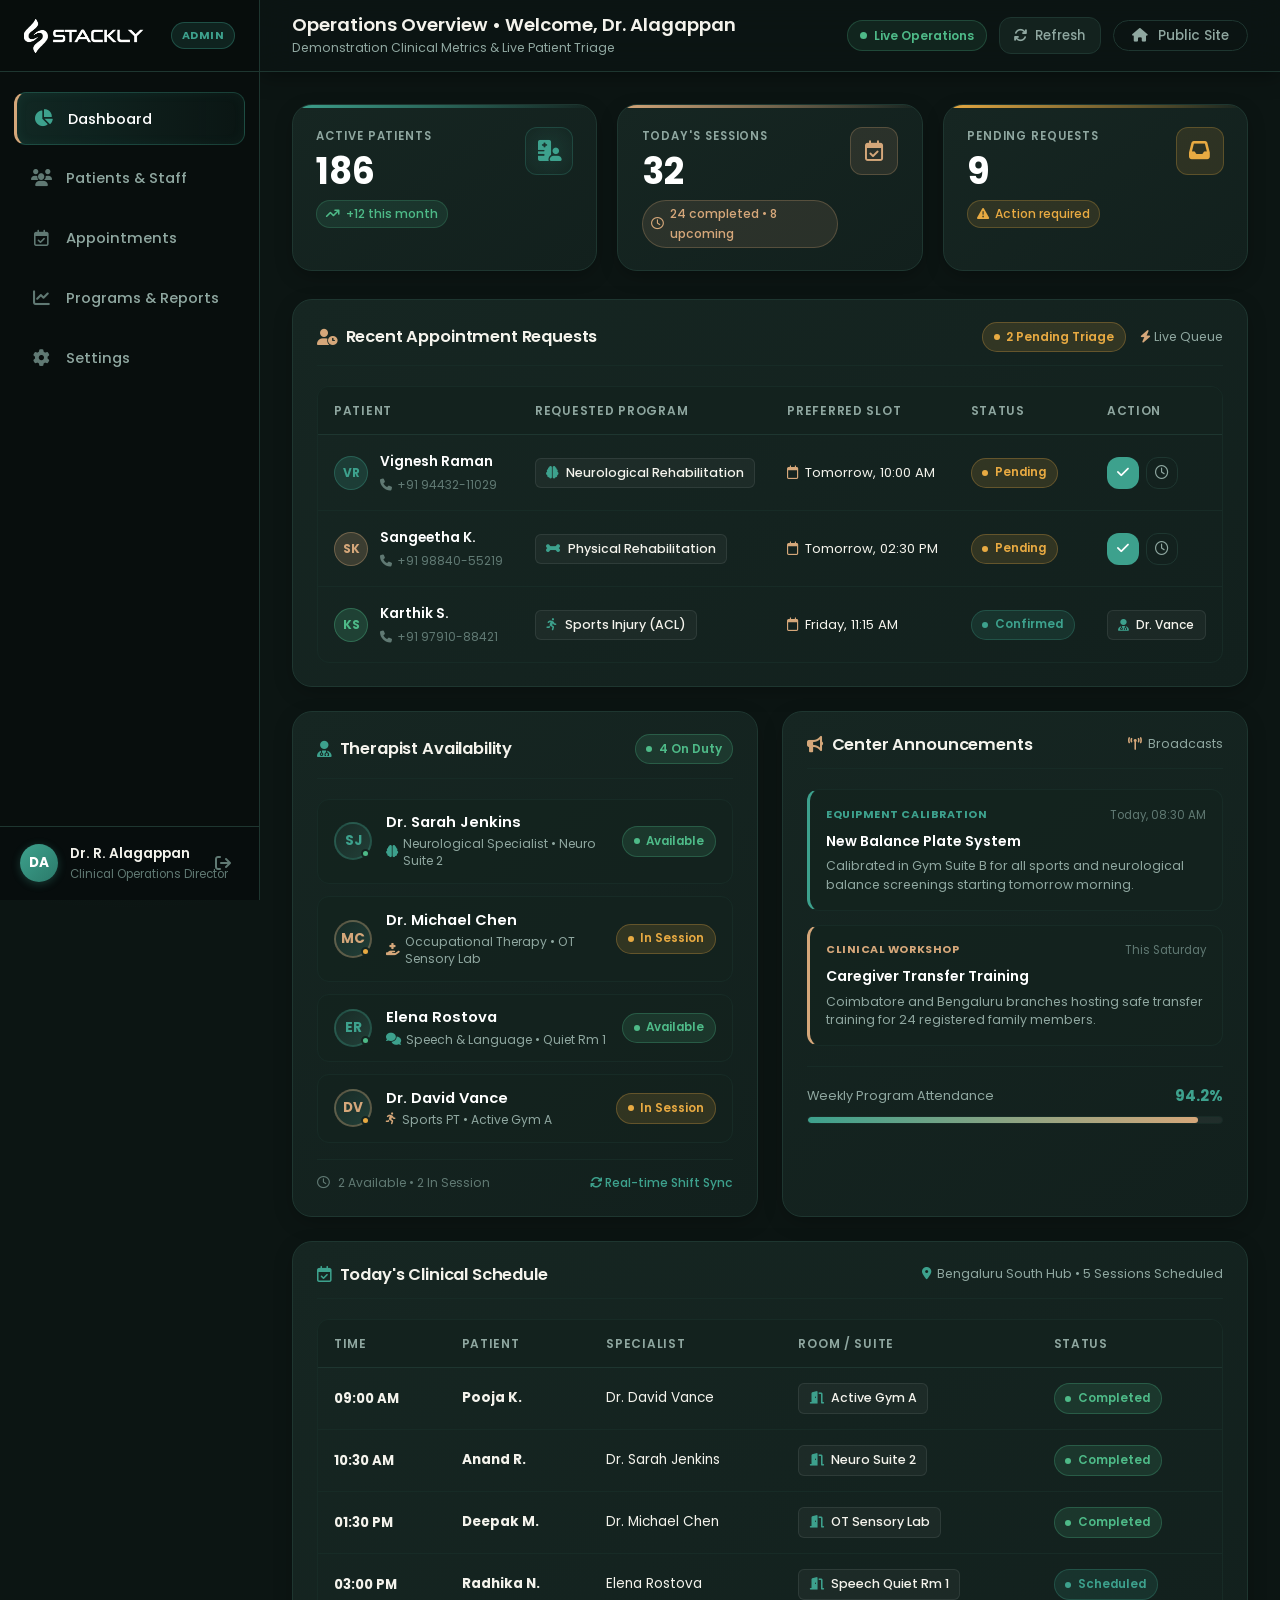
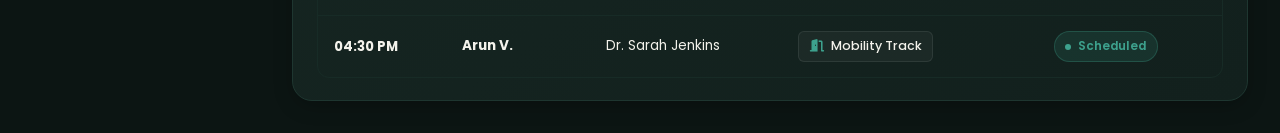
<file: AdminDashboard.html>
<!DOCTYPE html>
<html lang="en">
<head>
  <meta charset="UTF-8">
  <meta name="viewport" content="width=device-width, initial-scale=1.0">
  <meta name="description" content="STACKLY Rehabilitation Administrator Portal - Clinical operations, schedule metrics, and therapist availability.">
  <title>Admin Dashboard | STACKLY Rehabilitation</title>

  <!-- Favicon -->
  <link rel="icon" type="image/webp" href="assets/Brand-logo.webp">

  <!-- Core & Dashboard CSS -->
  <link rel="stylesheet" href="css/style.css">
  <link rel="stylesheet" href="css/dashboard.css">
  <link rel="stylesheet" href="css/responsive.css">

  <!-- Font Awesome -->
  <link rel="stylesheet" href="https://cdnjs.cloudflare.com/ajax/libs/font-awesome/6.5.1/css/all.min.css">
</head>
<body class="dashboard-body">

  <!-- Mobile Sidebar Overlay -->
  <div class="dash-sidebar-overlay"></div>

  <!-- ==========================================================================
       SIDEBAR: 5 MAIN MENUS
       1. Dashboard, 2. Patients & Staff, 3. Appointments, 4. Programs & Reports, 5. Settings
       ========================================================================== -->
  <aside class="dash-sidebar" id="dash-sidebar" aria-label="Administrator Navigation">
    <div class="dash-brand-bar">
      <a href="AdminDashboard.html" class="dash-brand-link" id="sidebar-brand-logo" aria-label="Go to Dashboard">
        <img src="assets/Brand-logo.webp" alt="STACKLY Logo" class="dash-brand-logo">
      </a>
      <span class="dash-role-badge">Admin</span>
    </div>

    <ul class="dash-nav-menu">
      <li class="dash-nav-item">
        <a href="#dashboard" class="active" data-view="view-dashboard">
          <i class="fa-solid fa-chart-pie"></i>
          <span>Dashboard</span>
        </a>
      </li>
      <li class="dash-nav-item">
        <a href="#patients-staff" data-view="view-patients-staff">
          <i class="fa-solid fa-users"></i>
          <span>Patients & Staff</span>
        </a>
      </li>
      <li class="dash-nav-item">
        <a href="#appointments" data-view="view-appointments">
          <i class="fa-regular fa-calendar-check"></i>
          <span>Appointments</span>
        </a>
      </li>
      <li class="dash-nav-item">
        <a href="#programs-reports" data-view="view-programs-reports">
          <i class="fa-solid fa-chart-line"></i>
          <span>Programs & Reports</span>
        </a>
      </li>
      <li class="dash-nav-item">
        <a href="#settings" data-view="view-settings">
          <i class="fa-solid fa-gear"></i>
          <span>Settings</span>
        </a>
      </li>
    </ul>

    <!-- User Profile Bar -->
    <div class="dash-user-bar">
      <div class="dash-user-info">
        <div class="dash-user-avatar" id="dash-user-avatar">AD</div>
        <div>
          <div class="dash-user-name" id="dash-user-name">Dr. R. Alagappan</div>
          <div class="dash-user-role" id="dash-user-role">Clinical Operations Director</div>
        </div>
      </div>
      <button type="button" class="btn-dash-logout" title="Log Out" aria-label="Log Out">
        <i class="fa-solid fa-arrow-right-from-bracket"></i>
      </button>
    </div>
  </aside>

  <!-- ==========================================================================
       MAIN DASHBOARD WORKSPACE
       ========================================================================== -->
  <div class="dash-main-area">
    <!-- Topbar -->
    <header class="dash-topbar">
      <div style="display: flex; align-items: center; gap: 1rem; min-width: 0;">
        <button type="button" class="dash-mobile-toggle" aria-label="Toggle Sidebar Menu">
          <i class="fa-solid fa-bars"></i>
        </button>
        <div class="dash-page-heading">
          <span class="dash-page-title" id="dash-welcome-title">Operations Overview</span>
          <span class="dash-page-subtitle">Demonstration Clinical Metrics & Live Patient Triage</span>
        </div>
      </div>

      <div class="dash-top-actions">
        <span class="dash-live-badge"><span class="pulse-dot"></span> Live Operations</span>
        <button type="button" class="btn-dash-refresh" id="btn-admin-refresh">
          <i class="fa-solid fa-arrows-rotate"></i>
          <span>Refresh</span>
        </button>
        <a href="index.html" class="btn btn-sm btn-outline" style="border-color:var(--dash-border); color:var(--dash-text-muted);">
          <i class="fa-solid fa-house"></i> Public Site
        </a>
      </div>
    </header>

    <!-- Main Content Views -->
    <main class="dash-content-body">
      
      <!-- ==========================================
           VIEW 1: DASHBOARD OVERVIEW
           ========================================== -->
      <div id="view-dashboard" class="dash-view-section">
        <!-- 3 KPI Cards -->
        <div class="kpi-cards-grid">
          <!-- Card 1: Active Patients -->
          <div class="kpi-card">
            <div class="kpi-card-content">
              <div class="kpi-label">Active Patients</div>
              <div class="kpi-value kpi-counter" id="kpi-active-patients" data-target="186">186</div>
              <div class="kpi-trend">
                <i class="fa-solid fa-arrow-trend-up"></i> +12 this month
              </div>
            </div>
            <div class="kpi-icon-wrap">
              <i class="fa-solid fa-hospital-user"></i>
            </div>
          </div>

          <!-- Card 2: Today's Sessions -->
          <div class="kpi-card kpi-accent">
            <div class="kpi-card-content">
              <div class="kpi-label">Today's Sessions</div>
              <div class="kpi-value kpi-counter" id="kpi-today-sessions" data-target="32">32</div>
              <div class="kpi-trend trend-accent">
                <i class="fa-regular fa-clock"></i> 24 completed • 8 upcoming
              </div>
            </div>
            <div class="kpi-icon-wrap" style="color:var(--dash-accent); background:rgba(213,167,122,0.12); border-color:rgba(213,167,122,0.25);">
              <i class="fa-regular fa-calendar-check"></i>
            </div>
          </div>

          <!-- Card 3: Pending Requests -->
          <div class="kpi-card kpi-warning">
            <div class="kpi-card-content">
              <div class="kpi-label">Pending Requests</div>
              <div class="kpi-value kpi-counter" id="kpi-pending-requests" data-target="9">9</div>
              <div class="kpi-trend trend-warning">
                <i class="fa-solid fa-triangle-exclamation"></i> Action required
              </div>
            </div>
            <div class="kpi-icon-wrap" style="color:var(--dash-warning); background:rgba(232,170,66,0.12); border-color:rgba(232,170,66,0.25);">
              <i class="fa-solid fa-inbox"></i>
            </div>
          </div>
        </div>

        <!-- Panel 1: Recent Appointment Requests (Full Width Live Patient Triage) -->
        <div class="dash-panel" style="margin-bottom: 1.5rem;">
          <div class="dash-panel-header">
            <h3 class="dash-panel-title">
              <i class="fa-solid fa-user-clock" style="color:var(--dash-accent);"></i> Recent Appointment Requests
            </h3>
            <div class="dash-panel-meta">
              <span class="status-badge status-pending" style="padding:0.25rem 0.65rem; font-size:0.75rem;"><span class="badge-dot"></span> 2 Pending Triage</span>
              <span style="font-size:0.78rem; color:var(--dash-text-muted); margin-left:0.5rem;"><i class="fa-solid fa-bolt" style="color:var(--dash-accent);"></i> Live Queue</span>
            </div>
          </div>

          <div class="dash-table-wrapper">
            <table class="dash-table">
              <thead>
                <tr>
                  <th>Patient</th>
                  <th>Requested Program</th>
                  <th>Preferred Slot</th>
                  <th>Status</th>
                  <th>Action</th>
                </tr>
              </thead>
              <tbody>
                <tr>
                  <td>
                    <div class="patient-cell">
                      <div class="patient-avatar-mini patient-avatar-teal">VR</div>
                      <div>
                        <div class="patient-name">Vignesh Raman</div>
                        <div class="patient-contact"><i class="fa-solid fa-phone"></i> +91 94432-11029</div>
                      </div>
                    </div>
                  </td>
                  <td><span class="program-pill"><i class="fa-solid fa-brain"></i> Neurological Rehabilitation</span></td>
                  <td><div class="slot-cell"><i class="fa-regular fa-calendar"></i> Tomorrow, 10:00 AM</div></td>
                  <td class="status-col"><span class="status-badge status-pending"><span class="badge-dot"></span> Pending</span></td>
                  <td>
                    <div class="table-actions">
                      <button type="button" class="btn-action btn-action-primary btn-accept-request" title="Confirm Booking"><i class="fa-solid fa-check"></i></button>
                      <button type="button" class="btn-action btn-action-outline btn-reschedule-request" title="Suggest Alternate"><i class="fa-regular fa-clock"></i></button>
                    </div>
                  </td>
                </tr>
                <tr>
                  <td>
                    <div class="patient-cell">
                      <div class="patient-avatar-mini patient-avatar-gold">SK</div>
                      <div>
                        <div class="patient-name">Sangeetha K.</div>
                        <div class="patient-contact"><i class="fa-solid fa-phone"></i> +91 98840-55219</div>
                      </div>
                    </div>
                  </td>
                  <td><span class="program-pill"><i class="fa-solid fa-bone"></i> Physical Rehabilitation</span></td>
                  <td><div class="slot-cell"><i class="fa-regular fa-calendar"></i> Tomorrow, 02:30 PM</div></td>
                  <td class="status-col"><span class="status-badge status-pending"><span class="badge-dot"></span> Pending</span></td>
                  <td>
                    <div class="table-actions">
                      <button type="button" class="btn-action btn-action-primary btn-accept-request" title="Confirm Booking"><i class="fa-solid fa-check"></i></button>
                      <button type="button" class="btn-action btn-action-outline btn-reschedule-request" title="Suggest Alternate"><i class="fa-regular fa-clock"></i></button>
                    </div>
                  </td>
                </tr>
                <tr>
                  <td>
                    <div class="patient-cell">
                      <div class="patient-avatar-mini patient-avatar-mint">KS</div>
                      <div>
                        <div class="patient-name">Karthik S.</div>
                        <div class="patient-contact"><i class="fa-solid fa-phone"></i> +91 97910-88421</div>
                      </div>
                    </div>
                  </td>
                  <td><span class="program-pill"><i class="fa-solid fa-person-running"></i> Sports Injury (ACL)</span></td>
                  <td><div class="slot-cell"><i class="fa-regular fa-calendar"></i> Friday, 11:15 AM</div></td>
                  <td class="status-col"><span class="status-badge status-scheduled"><span class="badge-dot"></span> Confirmed</span></td>
                  <td><span class="program-pill" style="font-size:0.75rem;"><i class="fa-solid fa-user-doctor"></i> Dr. Vance</span></td>
                </tr>
              </tbody>
            </table>
          </div>
        </div>

        <!-- Middle Section: 2-Column Split (Therapist Availability & Announcements) -->
        <div class="dash-panel-grid-half">
          
          <!-- Panel 2: Therapist Availability Status (Roster Radar) -->
          <div class="dash-panel">
            <div class="dash-panel-header">
              <h3 class="dash-panel-title">
                <i class="fa-solid fa-user-doctor" style="color:var(--dash-primary);"></i> Therapist Availability
              </h3>
              <div class="dash-panel-meta">
                <span class="status-badge status-completed" style="padding:0.25rem 0.65rem; font-size:0.75rem;"><span class="badge-dot"></span> 4 On Duty</span>
              </div>
            </div>

            <div class="therapist-roster-list">
              <!-- Specialist 1 -->
              <div class="therapist-card-item">
                <div class="therapist-info-wrap">
                  <div class="therapist-avatar is-online">SJ</div>
                  <div class="therapist-details">
                    <div class="therapist-name">Dr. Sarah Jenkins</div>
                    <div class="therapist-spec">
                      <i class="fa-solid fa-brain" style="color:var(--dash-primary);"></i> Neurological Specialist • Neuro Suite 2
                    </div>
                  </div>
                </div>
                <span class="status-badge status-completed"><span class="badge-dot"></span> Available</span>
              </div>

              <!-- Specialist 2 -->
              <div class="therapist-card-item">
                <div class="therapist-info-wrap">
                  <div class="therapist-avatar is-busy avatar-gold">MC</div>
                  <div class="therapist-details">
                    <div class="therapist-name">Dr. Michael Chen</div>
                    <div class="therapist-spec">
                      <i class="fa-solid fa-hand-holding-medical" style="color:var(--dash-accent);"></i> Occupational Therapy • OT Sensory Lab
                    </div>
                  </div>
                </div>
                <span class="status-badge status-pending"><span class="badge-dot"></span> In Session</span>
              </div>

              <!-- Specialist 3 -->
              <div class="therapist-card-item">
                <div class="therapist-info-wrap">
                  <div class="therapist-avatar is-online">ER</div>
                  <div class="therapist-details">
                    <div class="therapist-name">Elena Rostova</div>
                    <div class="therapist-spec">
                      <i class="fa-solid fa-comments" style="color:var(--dash-primary);"></i> Speech & Language • Quiet Rm 1
                    </div>
                  </div>
                </div>
                <span class="status-badge status-completed"><span class="badge-dot"></span> Available</span>
              </div>

              <!-- Specialist 4 -->
              <div class="therapist-card-item">
                <div class="therapist-info-wrap">
                  <div class="therapist-avatar is-busy avatar-gold">DV</div>
                  <div class="therapist-details">
                    <div class="therapist-name">Dr. David Vance</div>
                    <div class="therapist-spec">
                      <i class="fa-solid fa-person-running" style="color:var(--dash-accent);"></i> Sports PT • Active Gym A
                    </div>
                  </div>
                </div>
                <span class="status-badge status-pending"><span class="badge-dot"></span> In Session</span>
              </div>
            </div>

            <div class="therapist-roster-footer">
              <span><i class="fa-regular fa-clock" style="margin-right:0.35rem;"></i> 2 Available • 2 In Session</span>
              <span style="color:var(--dash-primary); font-weight:500;"><i class="fa-solid fa-arrows-rotate"></i> Real-time Shift Sync</span>
            </div>
          </div>

          <!-- Panel 3: Announcements & Attendance Metrics -->
          <div class="dash-panel">
            <div class="dash-panel-header">
              <h3 class="dash-panel-title">
                <i class="fa-solid fa-bullhorn" style="color:var(--dash-accent);"></i> Center Announcements
              </h3>
              <span class="dash-panel-meta"><i class="fa-solid fa-tower-broadcast" style="color:var(--dash-accent);"></i> Broadcasts</span>
            </div>

            <div class="announcement-item">
              <div class="announcement-meta">
                <span class="announcement-badge">Equipment Calibration</span>
                <span class="announcement-time">Today, 08:30 AM</span>
              </div>
              <div class="announcement-title">New Balance Plate System</div>
              <p class="announcement-body">
                Calibrated in Gym Suite B for all sports and neurological balance screenings starting tomorrow morning.
              </p>
            </div>

            <div class="announcement-item item-accent">
              <div class="announcement-meta">
                <span class="announcement-badge">Clinical Workshop</span>
                <span class="announcement-time">This Saturday</span>
              </div>
              <div class="announcement-title">Caregiver Transfer Training</div>
              <p class="announcement-body">
                Coimbatore and Bengaluru branches hosting safe transfer training for 24 registered family members.
              </p>
            </div>

            <div class="attendance-widget">
              <div class="attendance-header">
                <span>Weekly Program Attendance</span>
                <span class="attendance-value">94.2%</span>
              </div>
              <div class="progress-track">
                <div class="progress-bar-fill" style="width: 94.2%;"></div>
              </div>
            </div>
          </div>

        </div>

        <!-- Panel 4: Today's Clinical Schedule (Full Width) -->
        <div class="dash-panel">
          <div class="dash-panel-header">
            <h3 class="dash-panel-title">
              <i class="fa-regular fa-calendar-check" style="color:var(--dash-primary);"></i> Today's Clinical Schedule
            </h3>
            <span class="dash-panel-meta"><i class="fa-solid fa-location-dot" style="color:var(--dash-primary);"></i> Bengaluru South Hub • 5 Sessions Scheduled</span>
          </div>

          <div class="dash-table-wrapper">
            <table class="dash-table">
              <thead>
                <tr>
                  <th>Time</th>
                  <th>Patient</th>
                  <th>Specialist</th>
                  <th>Room / Suite</th>
                  <th>Status</th>
                </tr>
              </thead>
              <tbody>
                <tr>
                  <td><div class="slot-cell"><strong>09:00 AM</strong></div></td>
                  <td><strong>Pooja K.</strong></td>
                  <td>Dr. David Vance</td>
                  <td><span class="program-pill"><i class="fa-solid fa-door-open"></i> Active Gym A</span></td>
                  <td><span class="status-badge status-completed"><span class="badge-dot"></span> Completed</span></td>
                </tr>
                <tr>
                  <td><div class="slot-cell"><strong>10:30 AM</strong></div></td>
                  <td><strong>Anand R.</strong></td>
                  <td>Dr. Sarah Jenkins</td>
                  <td><span class="program-pill"><i class="fa-solid fa-door-open"></i> Neuro Suite 2</span></td>
                  <td><span class="status-badge status-completed"><span class="badge-dot"></span> Completed</span></td>
                </tr>
                <tr>
                  <td><div class="slot-cell"><strong>01:30 PM</strong></div></td>
                  <td><strong>Deepak M.</strong></td>
                  <td>Dr. Michael Chen</td>
                  <td><span class="program-pill"><i class="fa-solid fa-door-open"></i> OT Sensory Lab</span></td>
                  <td><span class="status-badge status-completed"><span class="badge-dot"></span> Completed</span></td>
                </tr>
                <tr>
                  <td><div class="slot-cell"><strong>03:00 PM</strong></div></td>
                  <td><strong>Radhika N.</strong></td>
                  <td>Elena Rostova</td>
                  <td><span class="program-pill"><i class="fa-solid fa-door-open"></i> Speech Quiet Rm 1</span></td>
                  <td><span class="status-badge status-scheduled"><span class="badge-dot"></span> Scheduled</span></td>
                </tr>
                <tr>
                  <td><div class="slot-cell"><strong>04:30 PM</strong></div></td>
                  <td><strong>Arun V.</strong></td>
                  <td>Dr. Sarah Jenkins</td>
                  <td><span class="program-pill"><i class="fa-solid fa-door-open"></i> Mobility Track</span></td>
                  <td><span class="status-badge status-scheduled"><span class="badge-dot"></span> Scheduled</span></td>
                </tr>
              </tbody>
            </table>
          </div>
        </div>
      </div>

      <!-- ==========================================
           VIEW 2: PATIENTS & STAFF
           ========================================== -->
      <div id="view-patients-staff" class="dash-view-section" style="display:none;">
        <div class="dash-header-action-row">
          <div>
            <h2 class="dash-panel-title" style="font-size:1.35rem; color:#FFFFFF;">
              <i class="fa-solid fa-users" style="color:var(--dash-primary);"></i> Patients & Clinical Staff Operations
            </h2>
            <p style="color:var(--dash-text-muted); font-size:0.85rem; margin-top:0.25rem;">
              Multi-disciplinary care teams, active therapy admissions, and family caregiver coordination registry.
            </p>
          </div>
          <div class="dash-header-actions">
            <button type="button" class="btn btn-sm btn-primary" id="btn-add-patient">
              <i class="fa-solid fa-user-plus"></i> Add Patient
            </button>
            <button type="button" class="btn btn-sm btn-outline" id="btn-add-staff">
              <i class="fa-solid fa-user-doctor"></i> Add Clinician
            </button>
            <button type="button" class="btn btn-sm btn-outline" id="btn-export-roster">
              <i class="fa-solid fa-file-arrow-down"></i> Export Roster (CSV)
            </button>
          </div>
        </div>

        <!-- 4 Quick Stats -->
        <div class="kpi-cards-grid" style="grid-template-columns: repeat(auto-fit, minmax(200px, 1fr)); margin-bottom: 1.5rem;">
          <div class="kpi-card">
            <div class="kpi-card-content">
              <div class="kpi-label">Active Patients</div>
              <div class="kpi-value">186</div>
              <div class="kpi-trend"><i class="fa-solid fa-bed"></i> 94 In-Clinic • 92 Outpatient</div>
            </div>
            <div class="kpi-icon-wrap"><i class="fa-solid fa-hospital-user"></i></div>
          </div>

          <div class="kpi-card kpi-accent">
            <div class="kpi-card-content">
              <div class="kpi-label">Clinicians On Duty</div>
              <div class="kpi-value">16</div>
              <div class="kpi-trend trend-accent"><i class="fa-solid fa-stethoscope"></i> 12 Therapists • 4 Physiatrists</div>
            </div>
            <div class="kpi-icon-wrap" style="color:var(--dash-accent); background:rgba(213,167,122,0.12);"><i class="fa-solid fa-user-doctor"></i></div>
          </div>

          <div class="kpi-card">
            <div class="kpi-card-content">
              <div class="kpi-label">Caregivers Linked</div>
              <div class="kpi-value">48</div>
              <div class="kpi-trend"><i class="fa-solid fa-circle-check"></i> 96% Portal Engagement</div>
            </div>
            <div class="kpi-icon-wrap"><i class="fa-solid fa-hands-holding-child"></i></div>
          </div>

          <div class="kpi-card">
            <div class="kpi-card-content">
              <div class="kpi-label">Adherence Rate</div>
              <div class="kpi-value">96.8%</div>
              <div class="kpi-trend"><i class="fa-solid fa-chart-line"></i> +2.4% vs last quarter</div>
            </div>
            <div class="kpi-icon-wrap"><i class="fa-solid fa-shield-heart"></i></div>
          </div>
        </div>

        <!-- Panel 1: Patient Directory -->
        <div class="dash-panel" style="margin-bottom: 1.5rem;">
          <div class="dash-panel-header">
            <h3 class="dash-panel-title">
              <i class="fa-solid fa-hospital-user" style="color:var(--dash-primary);"></i> Active Patient Directory
            </h3>
            <span class="dash-panel-meta"><i class="fa-solid fa-lock" style="color:var(--dash-accent);"></i> NABH Safeguarded Records</span>
          </div>

          <!-- Search & Filter Controls -->
          <div class="dash-search-filter-bar">
            <div class="dash-search-input-wrap">
              <i class="fa-solid fa-magnifying-glass"></i>
              <input type="text" class="dash-search-input" id="search-patients" placeholder="Search patient name, ID, or condition...">
            </div>
            <select class="dash-filter-select" id="filter-patient-program">
              <option value="">All Programs</option>
              <option value="neuro">Neurological Rehab</option>
              <option value="physical">Physical Rehab</option>
              <option value="sports">Sports Injury</option>
              <option value="occupational">Occupational & Speech</option>
            </select>
            <select class="dash-filter-select" id="filter-patient-status">
              <option value="">All Care Stages</option>
              <option value="phase1">Phase 1 • Acute Evaluation</option>
              <option value="phase2">Phase 2 • Active Recovery</option>
              <option value="phase3">Phase 3 • Community Transition</option>
            </select>
          </div>

          <div class="dash-table-wrapper">
            <table class="dash-table" id="table-patients">
              <thead>
                <tr>
                  <th>ID</th>
                  <th>Patient</th>
                  <th>Primary Condition / Program</th>
                  <th>Assigned Specialist</th>
                  <th>Care Stage & Progress</th>
                  <th>Next Session</th>
                  <th>Status</th>
                  <th>Action</th>
                </tr>
              </thead>
              <tbody>
                <tr>
                  <td><strong style="color:var(--dash-primary);">PAT-1082</strong></td>
                  <td>
                    <div class="patient-cell">
                      <div class="patient-avatar-mini patient-avatar-teal">AR</div>
                      <div>
                        <div class="patient-name">Anand Raman (58/M)</div>
                        <div class="patient-contact"><i class="fa-solid fa-phone"></i> +91 94432-11029</div>
                      </div>
                    </div>
                  </td>
                  <td><span class="program-pill"><i class="fa-solid fa-brain"></i> Stroke Recovery (Hemiparesis)</span></td>
                  <td>Dr. Sarah Jenkins</td>
                  <td>
                    <div style="font-size:0.78rem; margin-bottom:0.25rem;">Phase 2 • Active Recovery</div>
                    <div class="progress-track" style="height:6px; width:120px;"><div class="progress-bar-fill" style="width:72%;"></div></div>
                  </td>
                  <td><div class="slot-cell"><i class="fa-regular fa-calendar"></i> Tomorrow, 10:30 AM</div></td>
                  <td><span class="status-badge status-completed"><span class="badge-dot"></span> In Therapy</span></td>
                  <td>
                    <button type="button" class="btn-action btn-action-outline btn-patient-chart" title="View Clinical Chart"><i class="fa-solid fa-file-medical"></i></button>
                  </td>
                </tr>
                <tr>
                  <td><strong style="color:var(--dash-primary);">PAT-1094</strong></td>
                  <td>
                    <div class="patient-cell">
                      <div class="patient-avatar-mini patient-avatar-gold">PK</div>
                      <div>
                        <div class="patient-name">Pooja Krishnamurthy (29/F)</div>
                        <div class="patient-contact"><i class="fa-solid fa-phone"></i> +91 98840-77123</div>
                      </div>
                    </div>
                  </td>
                  <td><span class="program-pill"><i class="fa-solid fa-person-running"></i> ACL Reconstruction Rehab</span></td>
                  <td>Dr. David Vance</td>
                  <td>
                    <div style="font-size:0.78rem; margin-bottom:0.25rem;">Phase 3 • Sports Agility</div>
                    <div class="progress-track" style="height:6px; width:120px;"><div class="progress-bar-fill" style="width:88%;"></div></div>
                  </td>
                  <td><div class="slot-cell"><i class="fa-regular fa-calendar"></i> Friday, 09:00 AM</div></td>
                  <td><span class="status-badge status-completed"><span class="badge-dot"></span> In Therapy</span></td>
                  <td>
                    <button type="button" class="btn-action btn-action-outline btn-patient-chart" title="View Clinical Chart"><i class="fa-solid fa-file-medical"></i></button>
                  </td>
                </tr>
                <tr>
                  <td><strong style="color:var(--dash-primary);">PAT-1102</strong></td>
                  <td>
                    <div class="patient-cell">
                      <div class="patient-avatar-mini patient-avatar-mint">MV</div>
                      <div>
                        <div class="patient-name">Meenakshi V. (64/F)</div>
                        <div class="patient-contact"><i class="fa-solid fa-phone"></i> +91 98401-44567</div>
                      </div>
                    </div>
                  </td>
                  <td><span class="program-pill"><i class="fa-solid fa-hand-holding-medical"></i> Parkinson's & ADL Training</span></td>
                  <td>Dr. Michael Chen</td>
                  <td>
                    <div style="font-size:0.78rem; margin-bottom:0.25rem;">Phase 1 • Motor Adaptation</div>
                    <div class="progress-track" style="height:6px; width:120px;"><div class="progress-bar-fill" style="width:35%;"></div></div>
                  </td>
                  <td><div class="slot-cell"><i class="fa-regular fa-calendar"></i> Monday, 02:00 PM</div></td>
                  <td><span class="status-badge status-pending"><span class="badge-dot"></span> Evaluation</span></td>
                  <td>
                    <button type="button" class="btn-action btn-action-outline btn-patient-chart" title="View Clinical Chart"><i class="fa-solid fa-file-medical"></i></button>
                  </td>
                </tr>
                <tr>
                  <td><strong style="color:var(--dash-primary);">PAT-1115</strong></td>
                  <td>
                    <div class="patient-cell">
                      <div class="patient-avatar-mini patient-avatar-teal">RS</div>
                      <div>
                        <div class="patient-name">Rohan Sengupta (34/M)</div>
                        <div class="patient-contact"><i class="fa-solid fa-phone"></i> +91 97412-33890</div>
                      </div>
                    </div>
                  </td>
                  <td><span class="program-pill"><i class="fa-solid fa-brain"></i> Traumatic Brain Injury Cognitive</span></td>
                  <td>Dr. Sarah Jenkins</td>
                  <td>
                    <div style="font-size:0.78rem; margin-bottom:0.25rem;">Phase 2 • Cognitive Executive</div>
                    <div class="progress-track" style="height:6px; width:120px;"><div class="progress-bar-fill" style="width:60%;"></div></div>
                  </td>
                  <td><div class="slot-cell"><i class="fa-regular fa-calendar"></i> Tomorrow, 03:00 PM</div></td>
                  <td><span class="status-badge status-completed"><span class="badge-dot"></span> In Therapy</span></td>
                  <td>
                    <button type="button" class="btn-action btn-action-outline btn-patient-chart" title="View Clinical Chart"><i class="fa-solid fa-file-medical"></i></button>
                  </td>
                </tr>
                <tr>
                  <td><strong style="color:var(--dash-primary);">PAT-1123</strong></td>
                  <td>
                    <div class="patient-cell">
                      <div class="patient-avatar-mini patient-avatar-gold">PS</div>
                      <div>
                        <div class="patient-name">Priya Swaminathan (42/F)</div>
                        <div class="patient-contact"><i class="fa-solid fa-phone"></i> +91 94440-99211</div>
                      </div>
                    </div>
                  </td>
                  <td><span class="program-pill"><i class="fa-solid fa-bone"></i> Post-Spinal Fusion Recovery</span></td>
                  <td>Dr. David Vance</td>
                  <td>
                    <div style="font-size:0.78rem; margin-bottom:0.25rem;">Phase 3 • Full Autonomy</div>
                    <div class="progress-track" style="height:6px; width:120px;"><div class="progress-bar-fill" style="width:92%;"></div></div>
                  </td>
                  <td><div class="slot-cell"><i class="fa-regular fa-calendar"></i> Thursday, 11:30 AM</div></td>
                  <td><span class="status-badge status-scheduled"><span class="badge-dot"></span> Discharge Prep</span></td>
                  <td>
                    <button type="button" class="btn-action btn-action-outline btn-patient-chart" title="View Clinical Chart"><i class="fa-solid fa-file-medical"></i></button>
                  </td>
                </tr>
                <tr>
                  <td><strong style="color:var(--dash-primary);">PAT-1130</strong></td>
                  <td>
                    <div class="patient-cell">
                      <div class="patient-avatar-mini patient-avatar-mint">DN</div>
                      <div>
                        <div class="patient-name">Devraj Nambiar (68/M)</div>
                        <div class="patient-contact"><i class="fa-solid fa-phone"></i> +91 98842-88102</div>
                      </div>
                    </div>
                  </td>
                  <td><span class="program-pill"><i class="fa-solid fa-comments"></i> Dysphagia & Speech Restoration</span></td>
                  <td>Elena Rostova</td>
                  <td>
                    <div style="font-size:0.78rem; margin-bottom:0.25rem;">Phase 1 • Swallowing Baseline</div>
                    <div class="progress-track" style="height:6px; width:120px;"><div class="progress-bar-fill" style="width:15%;"></div></div>
                  </td>
                  <td><div class="slot-cell"><i class="fa-regular fa-calendar"></i> Tomorrow, 04:30 PM</div></td>
                  <td><span class="status-badge status-pending"><span class="badge-dot"></span> Pending Review</span></td>
                  <td>
                    <button type="button" class="btn-action btn-action-outline btn-patient-chart" title="View Clinical Chart"><i class="fa-solid fa-file-medical"></i></button>
                  </td>
                </tr>
              </tbody>
            </table>
          </div>
        </div>

        <!-- Panel 2: Clinical Specialist & Therapy Staff Grid -->
        <div class="dash-panel" style="margin-bottom: 1.5rem;">
          <div class="dash-panel-header">
            <h3 class="dash-panel-title">
              <i class="fa-solid fa-user-doctor" style="color:var(--dash-accent);"></i> Clinical Specialist & Staff Directory
            </h3>
            <span class="dash-panel-meta"><i class="fa-solid fa-circle-check" style="color:var(--dash-success);"></i> 6 On Duty Shift Today</span>
          </div>

          <div class="staff-grid">
            <!-- Staff 1 -->
            <div class="staff-card">
              <div class="staff-card-header">
                <div class="therapist-info-wrap">
                  <div class="therapist-avatar is-online">SJ</div>
                  <div>
                    <div class="therapist-name">Dr. Sarah Jenkins</div>
                    <div class="therapist-spec"><i class="fa-solid fa-brain" style="color:var(--dash-primary);"></i> Neurological Physiatrist</div>
                  </div>
                </div>
                <span class="status-badge status-completed"><span class="badge-dot"></span> On Duty</span>
              </div>
              <div class="staff-badge-row">
                <span><i class="fa-solid fa-door-open"></i> Neuro Suite 2</span>
                <span>•</span>
                <span><i class="fa-solid fa-users"></i> 8 Patients</span>
                <span>•</span>
                <span><i class="fa-solid fa-phone"></i> Ext #204</span>
              </div>
              <div class="staff-card-footer">
                <span style="color:var(--dash-text-dim);">Shift: 08:00 AM – 04:00 PM</span>
                <button type="button" class="btn btn-sm btn-outline btn-msg-staff" data-name="Dr. Jenkins"><i class="fa-regular fa-comment-dots"></i> Message</button>
              </div>
            </div>

            <!-- Staff 2 -->
            <div class="staff-card">
              <div class="staff-card-header">
                <div class="therapist-info-wrap">
                  <div class="therapist-avatar is-busy avatar-gold">DV</div>
                  <div>
                    <div class="therapist-name">Dr. David Vance</div>
                    <div class="therapist-spec"><i class="fa-solid fa-person-running" style="color:var(--dash-accent);"></i> Lead Sports & Musculoskeletal PT</div>
                  </div>
                </div>
                <span class="status-badge status-pending"><span class="badge-dot"></span> In Session</span>
              </div>
              <div class="staff-badge-row">
                <span><i class="fa-solid fa-door-open"></i> Active Gym A</span>
                <span>•</span>
                <span><i class="fa-solid fa-users"></i> 11 Patients</span>
                <span>•</span>
                <span><i class="fa-solid fa-phone"></i> Ext #208</span>
              </div>
              <div class="staff-card-footer">
                <span style="color:var(--dash-text-dim);">Shift: 09:00 AM – 05:00 PM</span>
                <button type="button" class="btn btn-sm btn-outline btn-msg-staff" data-name="Dr. Vance"><i class="fa-regular fa-comment-dots"></i> Message</button>
              </div>
            </div>

            <!-- Staff 3 -->
            <div class="staff-card">
              <div class="staff-card-header">
                <div class="therapist-info-wrap">
                  <div class="therapist-avatar is-busy avatar-gold">MC</div>
                  <div>
                    <div class="therapist-name">Dr. Michael Chen</div>
                    <div class="therapist-spec"><i class="fa-solid fa-hand-holding-medical" style="color:var(--dash-accent);"></i> Occupational Therapy Director</div>
                  </div>
                </div>
                <span class="status-badge status-pending"><span class="badge-dot"></span> In Session</span>
              </div>
              <div class="staff-badge-row">
                <span><i class="fa-solid fa-door-open"></i> OT Sensory Lab</span>
                <span>•</span>
                <span><i class="fa-solid fa-users"></i> 7 Patients</span>
                <span>•</span>
                <span><i class="fa-solid fa-phone"></i> Ext #212</span>
              </div>
              <div class="staff-card-footer">
                <span style="color:var(--dash-text-dim);">Shift: 10:00 AM – 06:00 PM</span>
                <button type="button" class="btn btn-sm btn-outline btn-msg-staff" data-name="Dr. Chen"><i class="fa-regular fa-comment-dots"></i> Message</button>
              </div>
            </div>

            <!-- Staff 4 -->
            <div class="staff-card">
              <div class="staff-card-header">
                <div class="therapist-info-wrap">
                  <div class="therapist-avatar is-online">ER</div>
                  <div>
                    <div class="therapist-name">Elena Rostova</div>
                    <div class="therapist-spec"><i class="fa-solid fa-comments" style="color:var(--dash-primary);"></i> Chief Speech Pathologist</div>
                  </div>
                </div>
                <span class="status-badge status-completed"><span class="badge-dot"></span> On Duty</span>
              </div>
              <div class="staff-badge-row">
                <span><i class="fa-solid fa-door-open"></i> Speech Rm 1</span>
                <span>•</span>
                <span><i class="fa-solid fa-users"></i> 5 Patients</span>
                <span>•</span>
                <span><i class="fa-solid fa-phone"></i> Ext #215</span>
              </div>
              <div class="staff-card-footer">
                <span style="color:var(--dash-text-dim);">Shift: 08:30 AM – 04:30 PM</span>
                <button type="button" class="btn btn-sm btn-outline btn-msg-staff" data-name="Elena"><i class="fa-regular fa-comment-dots"></i> Message</button>
              </div>
            </div>

            <!-- Staff 5 -->
            <div class="staff-card">
              <div class="staff-card-header">
                <div class="therapist-info-wrap">
                  <div class="therapist-avatar is-online">PN</div>
                  <div>
                    <div class="therapist-name">Nurse Priya Nair</div>
                    <div class="therapist-spec"><i class="fa-solid fa-notes-medical" style="color:var(--dash-primary);"></i> Clinical Intake Coordinator</div>
                  </div>
                </div>
                <span class="status-badge status-completed"><span class="badge-dot"></span> On Duty</span>
              </div>
              <div class="staff-badge-row">
                <span><i class="fa-solid fa-door-open"></i> Triage Desk B</span>
                <span>•</span>
                <span><i class="fa-solid fa-inbox"></i> Intake Lead</span>
                <span>•</span>
                <span><i class="fa-solid fa-phone"></i> Ext #101</span>
              </div>
              <div class="staff-card-footer">
                <span style="color:var(--dash-text-dim);">Shift: 07:00 AM – 03:00 PM</span>
                <button type="button" class="btn btn-sm btn-outline btn-msg-staff" data-name="Nurse Priya"><i class="fa-regular fa-comment-dots"></i> Message</button>
              </div>
            </div>

            <!-- Staff 6 -->
            <div class="staff-card">
              <div class="staff-card-header">
                <div class="therapist-info-wrap">
                  <div class="therapist-avatar is-online">RK</div>
                  <div>
                    <div class="therapist-name">Rajesh Kumar</div>
                    <div class="therapist-spec"><i class="fa-solid fa-person-swimming" style="color:var(--dash-accent);"></i> Lead Kinesiologist & Hydrotherapist</div>
                  </div>
                </div>
                <span class="status-badge status-completed"><span class="badge-dot"></span> On Duty</span>
              </div>
              <div class="staff-badge-row">
                <span><i class="fa-solid fa-door-open"></i> Aquatic Suite</span>
                <span>•</span>
                <span><i class="fa-solid fa-users"></i> 9 Patients</span>
                <span>•</span>
                <span><i class="fa-solid fa-phone"></i> Ext #220</span>
              </div>
              <div class="staff-card-footer">
                <span style="color:var(--dash-text-dim);">Shift: 09:30 AM – 05:30 PM</span>
                <button type="button" class="btn btn-sm btn-outline btn-msg-staff" data-name="Rajesh"><i class="fa-regular fa-comment-dots"></i> Message</button>
              </div>
            </div>
          </div>
        </div>

        <!-- Panel 3: Caregiver Support Registry -->
        <div class="dash-panel">
          <div class="dash-panel-header">
            <h3 class="dash-panel-title">
              <i class="fa-solid fa-hands-holding-circle" style="color:var(--dash-primary);"></i> Caregiver Support & Education Registry
            </h3>
            <span class="dash-panel-meta">48 Registered Family Caregivers</span>
          </div>
          <div class="dash-table-wrapper">
            <table class="dash-table">
              <thead>
                <tr>
                  <th>Caregiver Name</th>
                  <th>Relationship</th>
                  <th>Patient Assigned</th>
                  <th>Primary Phone</th>
                  <th>Preferred Channel</th>
                  <th>Last Workshop Attended</th>
                  <th>Status</th>
                </tr>
              </thead>
              <tbody>
                <tr>
                  <td><strong>Meenakshi Raman</strong></td>
                  <td>Spouse</td>
                  <td>Anand Raman (PAT-1082)</td>
                  <td>+91 94432-88120</td>
                  <td><span class="status-badge status-scheduled"><i class="fa-brands fa-whatsapp"></i> WhatsApp</span></td>
                  <td>Safe Home Transfers (10 Oct)</td>
                  <td><span class="status-badge status-completed"><span class="badge-dot"></span> Certified</span></td>
                </tr>
                <tr>
                  <td><strong>Siddharth Krishnamurthy</strong></td>
                  <td>Brother</td>
                  <td>Pooja Krishnamurthy (PAT-1094)</td>
                  <td>+91 98840-33211</td>
                  <td><span class="status-badge status-scheduled"><i class="fa-solid fa-phone"></i> Phone Call</span></td>
                  <td>Post-Surgical Home Safety (14 Oct)</td>
                  <td><span class="status-badge status-completed"><span class="badge-dot"></span> Certified</span></td>
                </tr>
                <tr>
                  <td><strong>Kavitha Sengupta</strong></td>
                  <td>Spouse</td>
                  <td>Rohan Sengupta (PAT-1115)</td>
                  <td>+91 97412-11002</td>
                  <td><span class="status-badge status-scheduled"><i class="fa-brands fa-whatsapp"></i> WhatsApp</span></td>
                  <td>Cognitive Caregiver Wellness (22 Sep)</td>
                  <td><span class="status-badge status-pending"><span class="badge-dot"></span> Scheduled</span></td>
                </tr>
              </tbody>
            </table>
          </div>
        </div>
      </div>

      <!-- ==========================================
           VIEW 3: APPOINTMENTS
           ========================================== -->
      <div id="view-appointments" class="dash-view-section" style="display:none;">
        <div class="dash-header-action-row">
          <div>
            <h2 class="dash-panel-title" style="font-size:1.35rem; color:#FFFFFF;">
              <i class="fa-regular fa-calendar-check" style="color:var(--dash-primary);"></i> Center Appointments & Clinical Scheduling
            </h2>
            <p style="color:var(--dash-text-muted); font-size:0.85rem; margin-top:0.25rem;">
              Real-time regional patient scheduling, clinical room allocation, and telemedicine triage.
            </p>
          </div>
          <div class="dash-header-actions">
            <button type="button" class="btn btn-sm btn-primary" id="btn-create-appt">
              <i class="fa-solid fa-calendar-plus"></i> New Appointment
            </button>
            <button type="button" class="btn btn-sm btn-outline" id="btn-export-schedule">
              <i class="fa-solid fa-file-pdf"></i> Daily Schedule (PDF)
            </button>
          </div>
        </div>

        <!-- 4 KPI Cards -->
        <div class="kpi-cards-grid" style="grid-template-columns: repeat(auto-fit, minmax(200px, 1fr)); margin-bottom: 1.5rem;">
          <div class="kpi-card">
            <div class="kpi-card-content">
              <div class="kpi-label">Today's Sessions</div>
              <div class="kpi-value">32</div>
              <div class="kpi-trend"><i class="fa-solid fa-check"></i> 24 Completed • 8 Remaining</div>
            </div>
            <div class="kpi-icon-wrap"><i class="fa-regular fa-calendar-check"></i></div>
          </div>

          <div class="kpi-card kpi-accent">
            <div class="kpi-card-content">
              <div class="kpi-label">Room Utilization</div>
              <div class="kpi-value">91.5%</div>
              <div class="kpi-trend trend-accent"><i class="fa-solid fa-clock"></i> Peak hours: 09:00 - 13:00</div>
            </div>
            <div class="kpi-icon-wrap" style="color:var(--dash-accent); background:rgba(213,167,122,0.12);"><i class="fa-solid fa-door-open"></i></div>
          </div>

          <div class="kpi-card">
            <div class="kpi-card-content">
              <div class="kpi-label">Telehealth Sessions</div>
              <div class="kpi-value">6</div>
              <div class="kpi-trend"><i class="fa-solid fa-video"></i> High-definition consultations</div>
            </div>
            <div class="kpi-icon-wrap"><i class="fa-solid fa-laptop-medical"></i></div>
          </div>

          <div class="kpi-card kpi-warning">
            <div class="kpi-card-content">
              <div class="kpi-label">Pending Triage</div>
              <div class="kpi-value">3</div>
              <div class="kpi-trend trend-warning"><i class="fa-solid fa-bell"></i> Requires coordinator review</div>
            </div>
            <div class="kpi-icon-wrap" style="color:var(--dash-warning); background:rgba(232,170,66,0.12);"><i class="fa-solid fa-clock-rotate-left"></i></div>
          </div>
        </div>

        <!-- Panel 1: Master Appointments Table -->
        <div class="dash-panel" style="margin-bottom: 1.5rem;">
          <div class="dash-panel-header">
            <h3 class="dash-panel-title">
              <i class="fa-solid fa-list-check" style="color:var(--dash-primary);"></i> Regional Appointment Schedule
            </h3>
            <span class="dash-panel-meta"><span class="pulse-dot"></span> Live Sync Across 4 Branches</span>
          </div>

          <!-- Filter Strip -->
          <div class="dash-search-filter-bar">
            <div class="dash-search-input-wrap">
              <i class="fa-solid fa-magnifying-glass"></i>
              <input type="text" class="dash-search-input" id="search-appointments" placeholder="Search booking ID, patient, therapist...">
            </div>
            <select class="dash-filter-select" id="filter-appt-branch">
              <option value="">All Branches</option>
              <option value="blr">Bengaluru South Hub</option>
              <option value="hyd">Hyderabad Hitec</option>
              <option value="maa">Chennai OMR</option>
              <option value="cbe">Coimbatore East</option>
            </select>
            <select class="dash-filter-select" id="filter-appt-status">
              <option value="">All Statuses</option>
              <option value="confirmed">Confirmed</option>
              <option value="pending">Pending Triage</option>
              <option value="completed">Completed</option>
            </select>
          </div>

          <div class="dash-table-wrapper">
            <table class="dash-table" id="table-appointments">
              <thead>
                <tr>
                  <th>Booking ID</th>
                  <th>Date & Time</th>
                  <th>Patient & Phone</th>
                  <th>Program / Specialty</th>
                  <th>Specialist & Room</th>
                  <th>Modality</th>
                  <th>Status</th>
                  <th>Actions</th>
                </tr>
              </thead>
              <tbody>
                <tr>
                  <td><strong style="color:var(--dash-primary);">STK-849201</strong></td>
                  <td><div class="slot-cell"><strong>Tomorrow, 08:30 AM</strong><br><small style="color:var(--dash-text-dim);">Bengaluru South</small></div></td>
                  <td>
                    <div class="patient-cell">
                      <div class="patient-avatar-mini patient-avatar-teal">VR</div>
                      <div>
                        <div class="patient-name">Vignesh Raman</div>
                        <div class="patient-contact">+91 94432-11029</div>
                      </div>
                    </div>
                  </td>
                  <td><span class="program-pill"><i class="fa-solid fa-brain"></i> Neurological Rehab</span></td>
                  <td>Dr. Sarah Jenkins<br><small style="color:var(--dash-text-dim);">Neuro Suite 2</small></td>
                  <td><span class="program-pill"><i class="fa-solid fa-hospital"></i> In-Clinic</span></td>
                  <td class="status-col"><span class="status-badge status-pending"><span class="badge-dot"></span> Pending Triage</span></td>
                  <td>
                    <div class="table-actions">
                      <button type="button" class="btn-action btn-action-primary btn-accept-request" title="Confirm Booking"><i class="fa-solid fa-check"></i></button>
                      <button type="button" class="btn-action btn-action-outline btn-reschedule-request" title="Reschedule"><i class="fa-regular fa-clock"></i></button>
                    </div>
                  </td>
                </tr>
                <tr>
                  <td><strong style="color:var(--dash-primary);">STK-849188</strong></td>
                  <td><div class="slot-cell"><strong>Tomorrow, 10:00 AM</strong><br><small style="color:var(--dash-text-dim);">Bengaluru South</small></div></td>
                  <td>
                    <div class="patient-cell">
                      <div class="patient-avatar-mini patient-avatar-gold">SK</div>
                      <div>
                        <div class="patient-name">Sangeetha K.</div>
                        <div class="patient-contact">+91 98840-55219</div>
                      </div>
                    </div>
                  </td>
                  <td><span class="program-pill"><i class="fa-solid fa-bone"></i> Physical Rehabilitation</span></td>
                  <td>Dr. David Vance<br><small style="color:var(--dash-text-dim);">Active Gym A</small></td>
                  <td><span class="program-pill"><i class="fa-solid fa-hospital"></i> In-Clinic</span></td>
                  <td class="status-col"><span class="status-badge status-scheduled"><span class="badge-dot"></span> Confirmed</span></td>
                  <td>
                    <div class="table-actions">
                      <button type="button" class="btn-action btn-action-primary btn-checkin" title="Check-In Patient"><i class="fa-solid fa-user-check"></i></button>
                      <button type="button" class="btn-action btn-action-outline btn-reschedule-request" title="Reschedule"><i class="fa-regular fa-clock"></i></button>
                    </div>
                  </td>
                </tr>
                <tr>
                  <td><strong style="color:var(--dash-primary);">STK-849175</strong></td>
                  <td><div class="slot-cell"><strong>Tomorrow, 11:30 AM</strong><br><small style="color:var(--dash-text-dim);">Hyderabad Hitec</small></div></td>
                  <td>
                    <div class="patient-cell">
                      <div class="patient-avatar-mini patient-avatar-mint">RN</div>
                      <div>
                        <div class="patient-name">Rajesh Narayanan</div>
                        <div class="patient-contact">+91 97890-44123</div>
                      </div>
                    </div>
                  </td>
                  <td><span class="program-pill"><i class="fa-solid fa-laptop-medical"></i> Remote OT Consult</span></td>
                  <td>Dr. Michael Chen<br><small style="color:var(--dash-text-dim);">Virtual Suite 1</small></td>
                  <td><span class="program-pill" style="color:var(--dash-accent); border-color:rgba(213,167,122,0.3);"><i class="fa-solid fa-video"></i> Telehealth HD</span></td>
                  <td class="status-col"><span class="status-badge status-scheduled"><span class="badge-dot"></span> Confirmed</span></td>
                  <td>
                    <div class="table-actions">
                      <button type="button" class="btn-action btn-action-primary btn-launch-telehealth" title="Launch Video Call"><i class="fa-solid fa-video"></i></button>
                    </div>
                  </td>
                </tr>
                <tr>
                  <td><strong style="color:var(--dash-primary);">STK-849162</strong></td>
                  <td><div class="slot-cell"><strong>Tomorrow, 02:00 PM</strong><br><small style="color:var(--dash-text-dim);">Chennai OMR</small></div></td>
                  <td>
                    <div class="patient-cell">
                      <div class="patient-avatar-mini patient-avatar-teal">DS</div>
                      <div>
                        <div class="patient-name">Deepa Sundaram</div>
                        <div class="patient-contact">+91 98402-11984</div>
                      </div>
                    </div>
                  </td>
                  <td><span class="program-pill"><i class="fa-solid fa-comments"></i> Speech & Dysphagia</span></td>
                  <td>Elena Rostova<br><small style="color:var(--dash-text-dim);">Speech Rm 1</small></td>
                  <td><span class="program-pill"><i class="fa-solid fa-hospital"></i> In-Clinic</span></td>
                  <td class="status-col"><span class="status-badge status-scheduled"><span class="badge-dot"></span> Confirmed</span></td>
                  <td>
                    <div class="table-actions">
                      <button type="button" class="btn-action btn-action-primary btn-checkin" title="Check-In Patient"><i class="fa-solid fa-user-check"></i></button>
                    </div>
                  </td>
                </tr>
                <tr>
                  <td><strong style="color:var(--dash-primary);">STK-849150</strong></td>
                  <td><div class="slot-cell"><strong>Tomorrow, 03:30 PM</strong><br><small style="color:var(--dash-text-dim);">Coimbatore East</small></div></td>
                  <td>
                    <div class="patient-cell">
                      <div class="patient-avatar-mini patient-avatar-gold">KS</div>
                      <div>
                        <div class="patient-name">Karthik Selvan</div>
                        <div class="patient-contact">+91 97910-88421</div>
                      </div>
                    </div>
                  </td>
                  <td><span class="program-pill"><i class="fa-solid fa-person-running"></i> Sports Agility Testing</span></td>
                  <td>Dr. David Vance<br><small style="color:var(--dash-text-dim);">Gym Suite B</small></td>
                  <td><span class="program-pill"><i class="fa-solid fa-hospital"></i> In-Clinic</span></td>
                  <td class="status-col"><span class="status-badge status-scheduled"><span class="badge-dot"></span> Confirmed</span></td>
                  <td>
                    <div class="table-actions">
                      <button type="button" class="btn-action btn-action-primary btn-checkin" title="Check-In Patient"><i class="fa-solid fa-user-check"></i></button>
                    </div>
                  </td>
                </tr>
              </tbody>
            </table>
          </div>
        </div>

        <!-- Panel 2: Therapy Room Allocation Matrix -->
        <div class="dash-panel">
          <div class="dash-panel-header">
            <h3 class="dash-panel-title">
              <i class="fa-solid fa-door-open" style="color:var(--dash-accent);"></i> Facility Room Utilization & Therapy Capacity
            </h3>
            <span class="dash-panel-meta">Bengaluru Hub Hourly Allocation</span>
          </div>

          <div style="display:grid; grid-template-columns:repeat(auto-fit, minmax(220px, 1fr)); gap:1.25rem;">
            <div style="background:rgba(19, 34, 30, 0.65); border:1px solid var(--dash-border-subtle); padding:1.25rem; border-radius:var(--radius-md);">
              <div style="display:flex; justify-content:space-between; margin-bottom:0.5rem; font-size:0.85rem;">
                <strong>Active Gym A</strong>
                <span style="color:var(--dash-primary); font-weight:700;">6/6 Booked (100%)</span>
              </div>
              <div class="progress-track"><div class="progress-bar-fill" style="width:100%;"></div></div>
              <small style="color:var(--dash-text-dim); display:block; margin-top:0.5rem;">Sports PT & Kinetic Loading</small>
            </div>

            <div style="background:rgba(19, 34, 30, 0.65); border:1px solid var(--dash-border-subtle); padding:1.25rem; border-radius:var(--radius-md);">
              <div style="display:flex; justify-content:space-between; margin-bottom:0.5rem; font-size:0.85rem;">
                <strong>Neuro Suite 2</strong>
                <span style="color:var(--dash-accent); font-weight:700;">5/6 Booked (83%)</span>
              </div>
              <div class="progress-track"><div class="progress-bar-fill" style="width:83%;"></div></div>
              <small style="color:var(--dash-text-dim); display:block; margin-top:0.5rem;">ZeroG Bodyweight Support System</small>
            </div>

            <div style="background:rgba(19, 34, 30, 0.65); border:1px solid var(--dash-border-subtle); padding:1.25rem; border-radius:var(--radius-md);">
              <div style="display:flex; justify-content:space-between; margin-bottom:0.5rem; font-size:0.85rem;">
                <strong>OT Sensory Lab</strong>
                <span style="color:var(--dash-primary); font-weight:700;">4/6 Booked (67%)</span>
              </div>
              <div class="progress-track"><div class="progress-bar-fill" style="width:67%;"></div></div>
              <small style="color:var(--dash-text-dim); display:block; margin-top:0.5rem;">Activities of Daily Living Simulator</small>
            </div>

            <div style="background:rgba(19, 34, 30, 0.65); border:1px solid var(--dash-border-subtle); padding:1.25rem; border-radius:var(--radius-md);">
              <div style="display:flex; justify-content:space-between; margin-bottom:0.5rem; font-size:0.85rem;">
                <strong>Hydrotherapy Suite</strong>
                <span style="color:var(--dash-primary); font-weight:700;">3/4 Booked (75%)</span>
              </div>
              <div class="progress-track"><div class="progress-bar-fill" style="width:75%;"></div></div>
              <small style="color:var(--dash-text-dim); display:block; margin-top:0.5rem;">Aquatic Decompression Pool</small>
            </div>
          </div>
        </div>
      </div>

      <!-- ==========================================
           VIEW 4: PROGRAMS & REPORTS
           ========================================== -->
      <div id="view-programs-reports" class="dash-view-section" style="display:none;">
        <div class="dash-header-action-row">
          <div>
            <h2 class="dash-panel-title" style="font-size:1.35rem; color:#FFFFFF;">
              <i class="fa-solid fa-chart-line" style="color:var(--dash-primary);"></i> Clinical Programs & Operational Reports
            </h2>
            <p style="color:var(--dash-text-muted); font-size:0.85rem; margin-top:0.25rem;">
              Outcome analytics, clinical recovery benchmarks, and regulatory audit documentation.
            </p>
          </div>
          <div class="dash-header-actions">
            <button type="button" class="btn btn-sm btn-primary" id="btn-custom-report">
              <i class="fa-solid fa-chart-pie"></i> Custom Analysis
            </button>
            <button type="button" class="btn btn-sm btn-outline" id="btn-export-audit-pack">
              <i class="fa-solid fa-file-pdf"></i> Download Audit Pack
            </button>
          </div>
        </div>

        <!-- 4 Program Cards -->
        <div class="dash-panel" style="margin-bottom: 1.5rem;">
          <div class="dash-panel-header">
            <h3 class="dash-panel-title">
              <i class="fa-solid fa-stethoscope" style="color:var(--dash-accent);"></i> Program Utilization & Patient Enrollment
            </h3>
            <span class="dash-panel-meta">186 Total Patients Across All Pathways</span>
          </div>

          <div style="display:grid; grid-template-columns:repeat(auto-fit, minmax(240px, 1fr)); gap:1.25rem;">
            <!-- Program 1 -->
            <div style="background:rgba(19, 34, 30, 0.65); border:1px solid var(--dash-border-subtle); padding:1.25rem; border-radius:var(--radius-md);">
              <div style="display:flex; justify-content:space-between; align-items:center; margin-bottom:0.5rem;">
                <span class="program-pill"><i class="fa-solid fa-bone"></i> Physical Rehab</span>
                <span style="color:var(--dash-primary); font-weight:700;">42% Share</span>
              </div>
              <strong style="font-size:1.6rem; color:#FFFFFF; display:block; margin:0.35rem 0;">78 Patients</strong>
              <div class="progress-track" style="margin:0.5rem 0;"><div class="progress-bar-fill" style="width:42%;"></div></div>
              <div style="font-size:0.78rem; color:var(--dash-text-muted); display:flex; justify-content:space-between; margin-top:0.5rem;">
                <span>Avg Stay: 8.2 wks</span>
                <span style="color:var(--dash-success);"><i class="fa-solid fa-check"></i> 96% Goals Met</span>
              </div>
            </div>

            <!-- Program 2 -->
            <div style="background:rgba(19, 34, 30, 0.65); border:1px solid var(--dash-border-subtle); padding:1.25rem; border-radius:var(--radius-md);">
              <div style="display:flex; justify-content:space-between; align-items:center; margin-bottom:0.5rem;">
                <span class="program-pill"><i class="fa-solid fa-brain"></i> Neuro Rehab</span>
                <span style="color:var(--dash-accent); font-weight:700;">28% Share</span>
              </div>
              <strong style="font-size:1.6rem; color:#FFFFFF; display:block; margin:0.35rem 0;">52 Patients</strong>
              <div class="progress-track" style="margin:0.5rem 0;"><div class="progress-bar-fill" style="width:28%; background:var(--dash-accent);"></div></div>
              <div style="font-size:0.78rem; color:var(--dash-text-muted); display:flex; justify-content:space-between; margin-top:0.5rem;">
                <span>Avg Stay: 14.5 wks</span>
                <span style="color:var(--dash-success);"><i class="fa-solid fa-check"></i> 89% Mobility Gain</span>
              </div>
            </div>

            <!-- Program 3 -->
            <div style="background:rgba(19, 34, 30, 0.65); border:1px solid var(--dash-border-subtle); padding:1.25rem; border-radius:var(--radius-md);">
              <div style="display:flex; justify-content:space-between; align-items:center; margin-bottom:0.5rem;">
                <span class="program-pill"><i class="fa-solid fa-hand-holding-medical"></i> OT & Speech</span>
                <span style="color:var(--dash-text); font-weight:700;">18% Share</span>
              </div>
              <strong style="font-size:1.6rem; color:#FFFFFF; display:block; margin:0.35rem 0;">34 Patients</strong>
              <div class="progress-track" style="margin:0.5rem 0;"><div class="progress-bar-fill" style="width:18%;"></div></div>
              <div style="font-size:0.78rem; color:var(--dash-text-muted); display:flex; justify-content:space-between; margin-top:0.5rem;">
                <span>Avg Stay: 9.0 wks</span>
                <span style="color:var(--dash-success);"><i class="fa-solid fa-check"></i> 94% Autonomy</span>
              </div>
            </div>

            <!-- Program 4 -->
            <div style="background:rgba(19, 34, 30, 0.65); border:1px solid var(--dash-border-subtle); padding:1.25rem; border-radius:var(--radius-md);">
              <div style="display:flex; justify-content:space-between; align-items:center; margin-bottom:0.5rem;">
                <span class="program-pill"><i class="fa-solid fa-person-running"></i> Sports Recond.</span>
                <span style="color:var(--dash-primary); font-weight:700;">12% Share</span>
              </div>
              <strong style="font-size:1.6rem; color:#FFFFFF; display:block; margin:0.35rem 0;">22 Patients</strong>
              <div class="progress-track" style="margin:0.5rem 0;"><div class="progress-bar-fill" style="width:12%;"></div></div>
              <div style="font-size:0.78rem; color:var(--dash-text-muted); display:flex; justify-content:space-between; margin-top:0.5rem;">
                <span>Avg Stay: 6.8 wks</span>
                <span style="color:var(--dash-success);"><i class="fa-solid fa-check"></i> 98% Cleared</span>
              </div>
            </div>
          </div>
        </div>

        <!-- 2-Column Split: Clinical Recovery Curve & Regional Performance -->
        <div class="dash-panel-grid-half" style="margin-bottom: 1.5rem;">
          <!-- Panel: Clinical Outcome Metrics -->
          <div class="dash-panel">
            <div class="dash-panel-header">
              <h3 class="dash-panel-title">
                <i class="fa-solid fa-heart-pulse" style="color:var(--dash-primary);"></i> Functional Recovery Indicators
              </h3>
              <span class="dash-panel-meta">Q1 2026 Cohort</span>
            </div>

            <div style="display:flex; flex-direction:column; gap:1.15rem;">
              <div>
                <div style="display:flex; justify-content:space-between; font-size:0.85rem; margin-bottom:0.35rem;">
                  <span>FIM (Functional Independence Measure) Gain</span>
                  <strong style="color:var(--dash-primary);">+18.4 pts avg</strong>
                </div>
                <div class="progress-track"><div class="progress-bar-fill" style="width:84%;"></div></div>
              </div>

              <div>
                <div style="display:flex; justify-content:space-between; font-size:0.85rem; margin-bottom:0.35rem;">
                  <span>Pain Scale Reduction (VAS Score)</span>
                  <strong style="color:var(--dash-accent);">-64.2% drop</strong>
                </div>
                <div class="progress-track"><div class="progress-bar-fill" style="width:76%; background:var(--dash-accent);"></div></div>
              </div>

              <div>
                <div style="display:flex; justify-content:space-between; font-size:0.85rem; margin-bottom:0.35rem;">
                  <span>Independent Ambulation Upon Discharge</span>
                  <strong style="color:var(--dash-success);">88.7% achieved</strong>
                </div>
                <div class="progress-track"><div class="progress-bar-fill" style="width:88.7%; background:var(--dash-success);"></div></div>
              </div>

              <div>
                <div style="display:flex; justify-content:space-between; font-size:0.85rem; margin-bottom:0.35rem;">
                  <span>Zero 30-Day Hospital Readmission Rate</span>
                  <strong style="color:var(--dash-primary);">98.5% safe transition</strong>
                </div>
                <div class="progress-track"><div class="progress-bar-fill" style="width:98.5%;"></div></div>
              </div>
            </div>
          </div>

          <!-- Panel: Regional Clinic Comparison -->
          <div class="dash-panel">
            <div class="dash-panel-header">
              <h3 class="dash-panel-title">
                <i class="fa-solid fa-location-dot" style="color:var(--dash-accent);"></i> Regional Center Performance
              </h3>
              <span class="dash-panel-meta">4 Centers</span>
            </div>

            <div style="display:flex; flex-direction:column; gap:0.95rem;">
              <div style="display:flex; justify-content:space-between; align-items:center; padding:0.75rem 0.9rem; background:rgba(19, 34, 30, 0.65); border-radius:var(--radius-sm); border:1px solid var(--dash-border-subtle);">
                <div>
                  <strong style="font-size:0.9rem; color:#FFFFFF;">Bengaluru South Hub</strong>
                  <div style="font-size:0.76rem; color:var(--dash-text-muted);">88 Patients • 94% Capacity</div>
                </div>
                <span class="status-badge status-completed"><i class="fa-solid fa-star"></i> 4.9 Rating</span>
              </div>

              <div style="display:flex; justify-content:space-between; align-items:center; padding:0.75rem 0.9rem; background:rgba(19, 34, 30, 0.65); border-radius:var(--radius-sm); border:1px solid var(--dash-border-subtle);">
                <div>
                  <strong style="font-size:0.9rem; color:#FFFFFF;">Hyderabad Hitec</strong>
                  <div style="font-size:0.76rem; color:var(--dash-text-muted);">46 Patients • 85% Capacity</div>
                </div>
                <span class="status-badge status-completed"><i class="fa-solid fa-star"></i> 4.8 Rating</span>
              </div>

              <div style="display:flex; justify-content:space-between; align-items:center; padding:0.75rem 0.9rem; background:rgba(19, 34, 30, 0.65); border-radius:var(--radius-sm); border:1px solid var(--dash-border-subtle);">
                <div>
                  <strong style="font-size:0.9rem; color:#FFFFFF;">Chennai OMR Center</strong>
                  <div style="font-size:0.76rem; color:var(--dash-text-muted);">32 Patients • 78% Capacity</div>
                </div>
                <span class="status-badge status-completed"><i class="fa-solid fa-star"></i> 4.9 Rating</span>
              </div>

              <div style="display:flex; justify-content:space-between; align-items:center; padding:0.75rem 0.9rem; background:rgba(19, 34, 30, 0.65); border-radius:var(--radius-sm); border:1px solid var(--dash-border-subtle);">
                <div>
                  <strong style="font-size:0.9rem; color:#FFFFFF;">Coimbatore East Clinic</strong>
                  <div style="font-size:0.76rem; color:var(--dash-text-muted);">20 Patients • 72% Capacity</div>
                </div>
                <span class="status-badge status-completed"><i class="fa-solid fa-star"></i> 4.8 Rating</span>
              </div>
            </div>
          </div>
        </div>

        <!-- Panel 3: Downloadable Audit & Clinical Reports -->
        <div class="dash-panel">
          <div class="dash-panel-header">
            <h3 class="dash-panel-title">
              <i class="fa-solid fa-file-shield" style="color:var(--dash-primary);"></i> Regulatory & Clinical Audit Reports
            </h3>
            <span class="dash-panel-meta">Certified NABH Documentation</span>
          </div>

          <div class="reports-list">
            <!-- Report 1 -->
            <div class="report-item-card">
              <div class="report-info">
                <div class="report-icon-box"><i class="fa-solid fa-file-pdf"></i></div>
                <div>
                  <strong style="font-size:0.92rem; color:#FFFFFF;">Monthly NABH Clinical Safety & Infection Control Audit</strong>
                  <div style="font-size:0.78rem; color:var(--dash-text-muted);">Comprehensive sterilisation log, emergency equipment calibration, and incident zero-report.</div>
                </div>
              </div>
              <button type="button" class="btn btn-sm btn-outline btn-download-report" data-title="NABH Safety Audit"><i class="fa-solid fa-download"></i> Download PDF (2.8 MB)</button>
            </div>

            <!-- Report 2 -->
            <div class="report-item-card">
              <div class="report-info">
                <div class="report-icon-box gold"><i class="fa-solid fa-file-csv"></i></div>
                <div>
                  <strong style="font-size:0.92rem; color:#FFFFFF;">Multi-Branch Therapist Productivity & Billing Efficiency Log</strong>
                  <div style="font-size:0.78rem; color:var(--dash-text-muted);">Session hours, one-on-one therapy ratios, and clinical utilization per specialist.</div>
                </div>
              </div>
              <button type="button" class="btn btn-sm btn-outline btn-download-report" data-title="Productivity Log"><i class="fa-solid fa-download"></i> Download CSV (780 KB)</button>
            </div>

            <!-- Report 3 -->
            <div class="report-item-card">
              <div class="report-info">
                <div class="report-icon-box"><i class="fa-solid fa-file-pdf"></i></div>
                <div>
                  <strong style="font-size:0.92rem; color:#FFFFFF;">Hydrotherapy Water Purity & Pool Safety Assessment</strong>
                  <div style="font-size:0.78rem; color:var(--dash-text-muted);">Microbiological water testing, temperature logs, and accessible lift inspection.</div>
                </div>
              </div>
              <button type="button" class="btn btn-sm btn-outline btn-download-report" data-title="Hydrotherapy Safety"><i class="fa-solid fa-download"></i> Download PDF (1.4 MB)</button>
            </div>

            <!-- Report 4 -->
            <div class="report-item-card">
              <div class="report-info">
                <div class="report-icon-box gold"><i class="fa-solid fa-file-waveform"></i></div>
                <div>
                  <strong style="font-size:0.92rem; color:#FFFFFF;">Annual Patient Functional Independence (FIM) Cohort Study</strong>
                  <div style="font-size:0.78rem; color:var(--dash-text-muted);">De-identified longitudinal recovery trajectory curves across stroke and orthopedic populations.</div>
                </div>
              </div>
              <button type="button" class="btn btn-sm btn-outline btn-download-report" data-title="FIM Recovery Study"><i class="fa-solid fa-download"></i> Download PDF (4.2 MB)</button>
            </div>
          </div>
        </div>
      </div>

      <!-- ==========================================
           VIEW 5: SETTINGS
           ========================================== -->
      <div id="view-settings" class="dash-view-section" style="display:none;">
        <div class="dash-header-action-row">
          <div>
            <h2 class="dash-panel-title" style="font-size:1.35rem; color:#FFFFFF;">
              <i class="fa-solid fa-gear" style="color:var(--dash-primary);"></i> Center Administration & Clinical Protocols
            </h2>
            <p style="color:var(--dash-text-muted); font-size:0.85rem; margin-top:0.25rem;">
              Regional cluster preferences, automated communication rules, staff access security, and cloud backup.
            </p>
          </div>
          <div class="dash-header-actions">
            <button type="button" class="btn btn-sm btn-primary" id="btn-save-settings">
              <i class="fa-solid fa-floppy-disk"></i> Save Settings
            </button>
            <button type="button" class="btn btn-sm btn-outline" id="btn-reset-settings">
              <i class="fa-solid fa-rotate-left"></i> Reset Defaults
            </button>
          </div>
        </div>

        <div class="settings-grid">
          <!-- Card 1: Regional Center Profile -->
          <div class="dash-panel">
            <div class="dash-panel-header">
              <h3 class="dash-panel-title">
                <i class="fa-solid fa-hospital" style="color:var(--dash-primary);"></i> Regional Center Profile
              </h3>
            </div>
            <div style="display:flex; flex-direction:column; gap:1rem;">
              <div>
                <label class="form-label" style="color:var(--dash-text); font-size:0.82rem;">Center Regional Cluster Name</label>
                <input type="text" class="form-control" value="STACKLY South Regional Rehabilitation Cluster" style="background:var(--dash-surface); color:var(--dash-text); border-color:var(--dash-border);">
              </div>
              <div>
                <label class="form-label" style="color:var(--dash-text); font-size:0.82rem;">Primary Clinical Inquiries Line</label>
                <input type="text" class="form-control" value="+91 (080) 4567-8901" style="background:var(--dash-surface); color:var(--dash-text); border-color:var(--dash-border);">
              </div>
              <div>
                <label class="form-label" style="color:var(--dash-text); font-size:0.82rem;">Emergency On-Call Physician Line</label>
                <input type="text" class="form-control" value="+91 (080) 4567-8999" style="background:var(--dash-surface); color:var(--dash-text); border-color:var(--dash-border);">
              </div>
              <div>
                <label class="form-label" style="color:var(--dash-text); font-size:0.82rem;">Operating Hours Description</label>
                <input type="text" class="form-control" value="Mon-Fri: 07:00 – 20:00 | Sat: 08:00 – 17:00" style="background:var(--dash-surface); color:var(--dash-text); border-color:var(--dash-border);">
              </div>
            </div>
          </div>

          <!-- Card 2: Automated Clinical Protocols -->
          <div class="dash-panel">
            <div class="dash-panel-header">
              <h3 class="dash-panel-title">
                <i class="fa-solid fa-bolt" style="color:var(--dash-accent);"></i> Automated Clinical Protocols
              </h3>
            </div>
            <div>
              <div class="toggle-switch-wrap">
                <div>
                  <strong style="font-size:0.88rem; color:#FFFFFF;">Smart Clinician Triage Routing</strong>
                  <div style="font-size:0.76rem; color:var(--dash-text-muted);">Automatically route intake requests to the appropriate specialist based on ICD protocol.</div>
                </div>
                <label class="toggle-switch">
                  <input type="checkbox" checked>
                  <span class="toggle-slider"></span>
                </label>
              </div>

              <div class="toggle-switch-wrap">
                <div>
                  <strong style="font-size:0.88rem; color:#FFFFFF;">WhatsApp & SMS Reminders</strong>
                  <div style="font-size:0.76rem; color:var(--dash-text-muted);">Send automated reminders to patients 24 hours and 2 hours before therapy sessions.</div>
                </div>
                <label class="toggle-switch">
                  <input type="checkbox" checked>
                  <span class="toggle-slider"></span>
                </label>
              </div>

              <div class="toggle-switch-wrap">
                <div>
                  <strong style="font-size:0.88rem; color:#FFFFFF;">Caregiver Bi-Weekly Reports</strong>
                  <div style="font-size:0.76rem; color:var(--dash-text-muted);">Transmit clinical progress summaries and home exercises to designated family member.</div>
                </div>
                <label class="toggle-switch">
                  <input type="checkbox" checked>
                  <span class="toggle-slider"></span>
                </label>
              </div>

              <div class="toggle-switch-wrap">
                <div>
                  <strong style="font-size:0.88rem; color:#FFFFFF;">Referring Physiatrist Progress CC</strong>
                  <div style="font-size:0.76rem; color:var(--dash-text-muted);">Securely transmit milestone summaries to external referring medical doctors.</div>
                </div>
                <label class="toggle-switch">
                  <input type="checkbox" checked>
                  <span class="toggle-slider"></span>
                </label>
              </div>
            </div>
          </div>

          <!-- Card 3: Security & Role Permissions -->
          <div class="dash-panel">
            <div class="dash-panel-header">
              <h3 class="dash-panel-title">
                <i class="fa-solid fa-shield-halved" style="color:var(--dash-primary);"></i> Staff Access & Compliance
              </h3>
            </div>
            <div>
              <div class="toggle-switch-wrap">
                <div>
                  <strong style="font-size:0.88rem; color:#FFFFFF;">Enforce Two-Factor Authentication</strong>
                  <div style="font-size:0.76rem; color:var(--dash-text-muted);">Mandatory OTP verification for all physicians, therapists, and billing staff.</div>
                </div>
                <label class="toggle-switch">
                  <input type="checkbox" checked>
                  <span class="toggle-slider"></span>
                </label>
              </div>

              <div class="toggle-switch-wrap">
                <div>
                  <strong style="font-size:0.88rem; color:#FFFFFF;">Automatic Inactivity Session Timeout</strong>
                  <div style="font-size:0.76rem; color:var(--dash-text-muted);">Lock clinical terminals after 30 minutes of idle time to safeguard health records.</div>
                </div>
                <label class="toggle-switch">
                  <input type="checkbox" checked>
                  <span class="toggle-slider"></span>
                </label>
              </div>

              <div class="toggle-switch-wrap">
                <div>
                  <strong style="font-size:0.88rem; color:#FFFFFF;">Full Audit Logging</strong>
                  <div style="font-size:0.76rem; color:var(--dash-text-muted);">Maintain immutable access trails for every patient chart access for 7 years.</div>
                </div>
                <label class="toggle-switch">
                  <input type="checkbox" checked>
                  <span class="toggle-slider"></span>
                </label>
              </div>
            </div>
          </div>

          <!-- Card 4: Encrypted Cloud Storage & Backup -->
          <div class="dash-panel">
            <div class="dash-panel-header">
              <h3 class="dash-panel-title">
                <i class="fa-solid fa-cloud" style="color:var(--dash-accent);"></i> Database Backup & Cloud Storage
              </h3>
            </div>
            <div style="display:flex; flex-direction:column; gap:1rem;">
              <div>
                <div style="display:flex; justify-content:space-between; font-size:0.85rem; margin-bottom:0.35rem;">
                  <span>Storage Vault Utilization</span>
                  <strong style="color:var(--dash-primary);">18.4 GB / 500 GB</strong>
                </div>
                <div class="progress-track"><div class="progress-bar-fill" style="width:14%;"></div></div>
              </div>

              <div style="background:rgba(19, 34, 30, 0.65); padding:0.85rem; border-radius:var(--radius-sm); border:1px solid var(--dash-border-subtle); font-size:0.8rem;">
                <div style="display:flex; justify-content:space-between; margin-bottom:0.25rem;">
                  <span style="color:var(--dash-text-muted);">Last Cloud Backup:</span>
                  <strong style="color:var(--dash-success);"><i class="fa-solid fa-circle-check"></i> Today, 03:00 AM</strong>
                </div>
                <div style="display:flex; justify-content:space-between;">
                  <span style="color:var(--dash-text-muted);">Backup Engine:</span>
                  <span>AES-256 Multi-Region Replication</span>
                </div>
              </div>

              <button type="button" class="btn btn-primary btn-sm" id="btn-manual-backup" style="width:100%; justify-content:center;">
                <i class="fa-solid fa-cloud-arrow-up"></i> Run Manual Backup Now
              </button>
            </div>
          </div>
        </div>
      </div>

    </main>
  </div>

  <div id="toast-container" class="toast-container"></div>

  <!-- Scripts -->
  <script src="js/main.js"></script>
  <script src="js/admin-dashboard.js"></script>
</body>
</html>
</file>
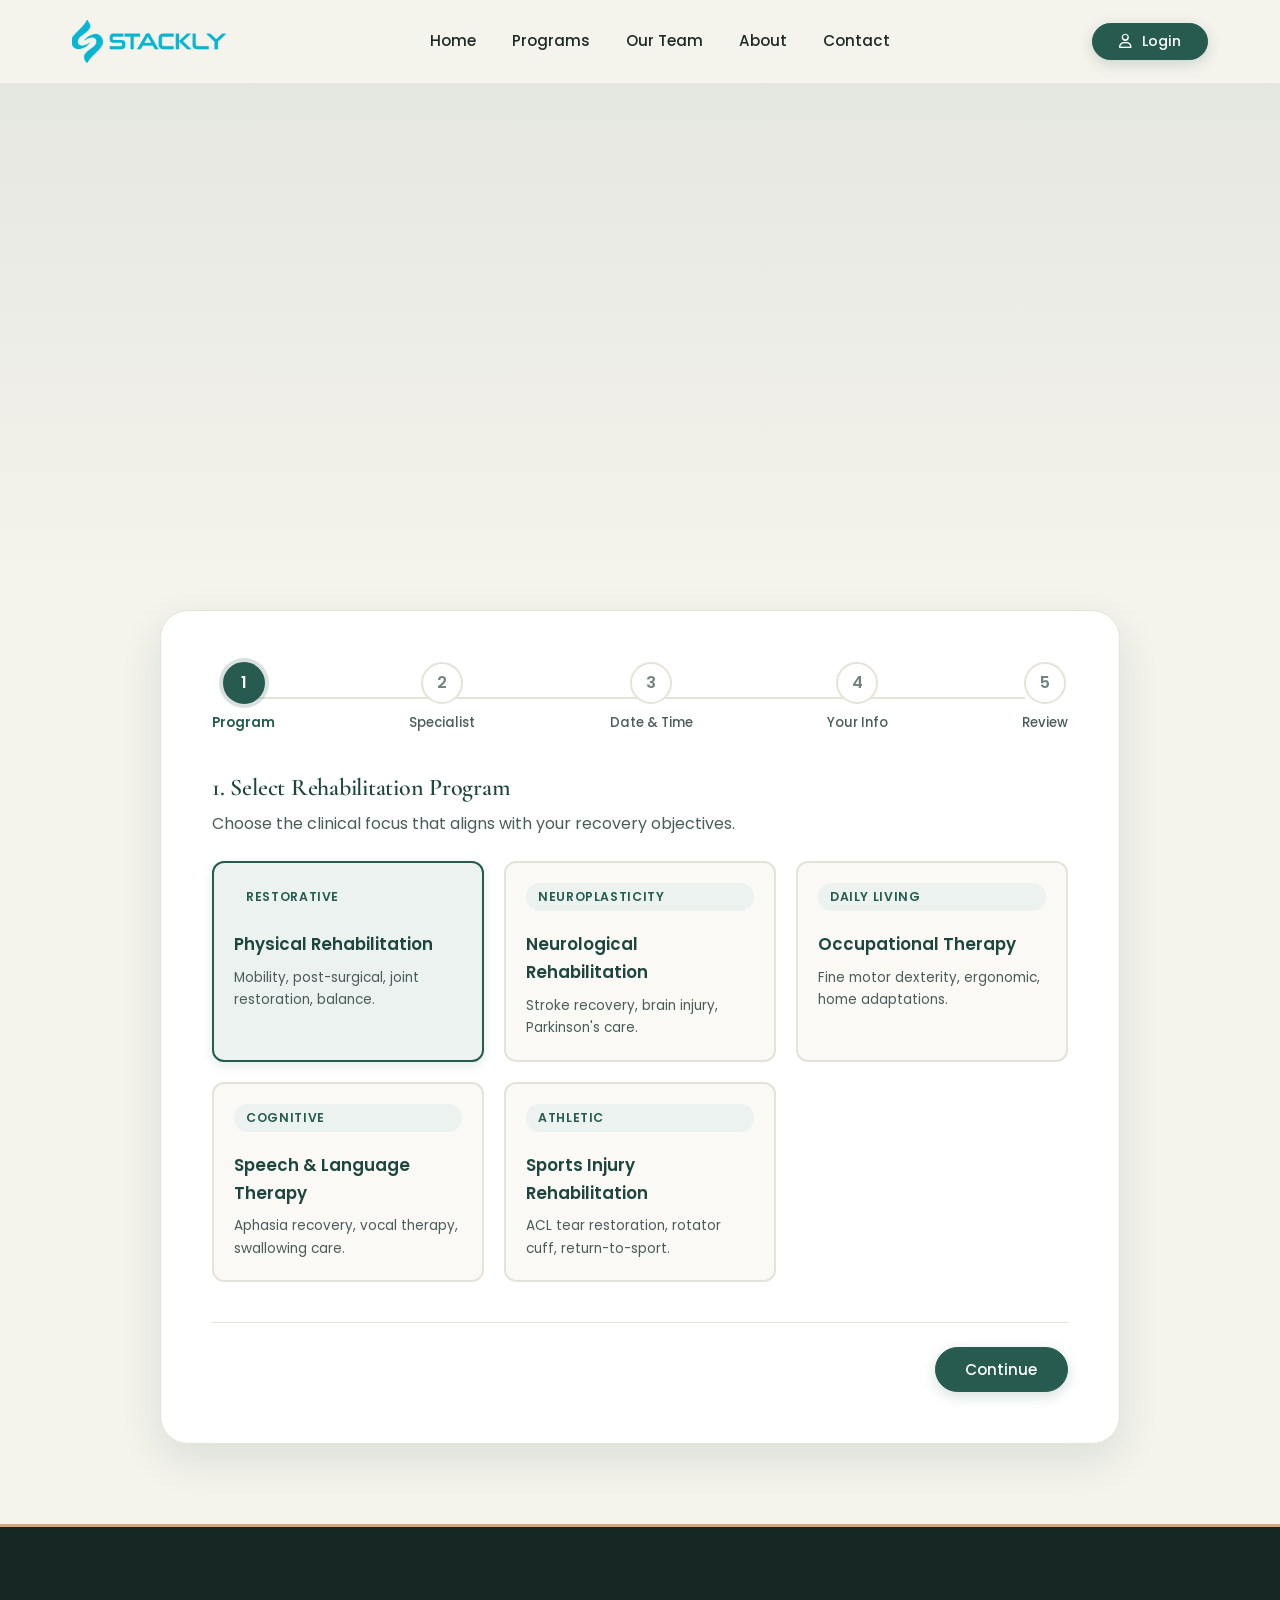
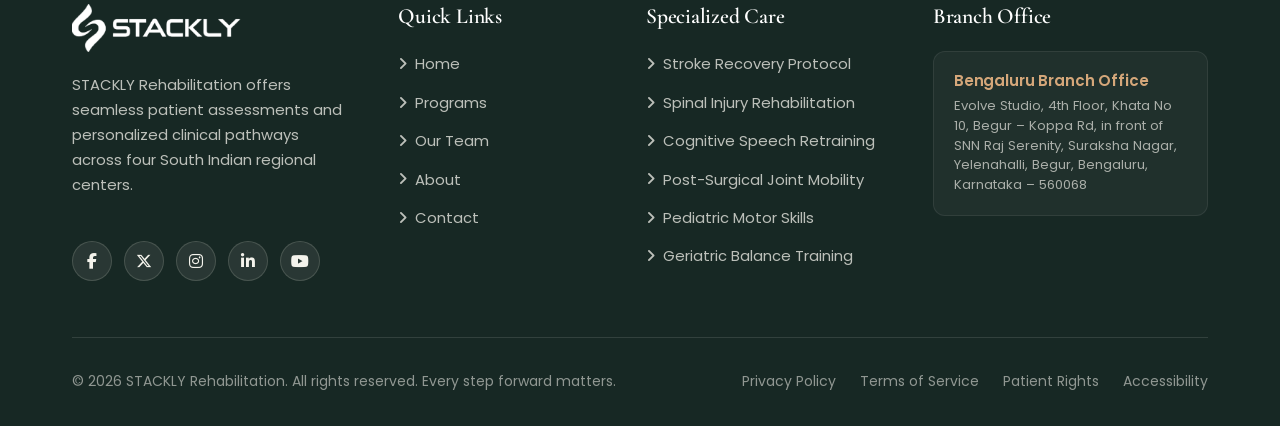
<file: appointments.html>
<!DOCTYPE html>
<html lang="en">
<head>
  <meta charset="UTF-8">
  <meta name="viewport" content="width=device-width, initial-scale=1.0">
  <meta name="description" content="Book an assessment at STACKLY Rehabilitation: Multi-step scheduling for physical, neurological, and occupational therapy.">
  <title>Book an Assessment | STACKLY Rehabilitation</title>

  <!-- Favicon -->
  <link rel="icon" type="image/webp" href="assets/Brand-logo.webp">

  <!-- Core CSS -->
  <link rel="stylesheet" href="css/style.css">
  <link rel="stylesheet" href="css/animations.css">
  <link rel="stylesheet" href="css/appointments.css">
  <link rel="stylesheet" href="css/responsive.css">

  <!-- Font Awesome -->
  <link rel="stylesheet" href="https://cdnjs.cloudflare.com/ajax/libs/font-awesome/6.5.1/css/all.min.css">

  <!-- GSAP -->
  <script src="https://cdnjs.cloudflare.com/ajax/libs/gsap/3.12.5/gsap.min.js"></script>
</head>
<body class="no-overflow">

  <!-- Navigation -->
  <header class="site-header" id="site-header">
    <div class="container nav-container">
      <a href="index.html" class="nav-logo-link" id="brand-logo-link" aria-label="STACKLY Rehabilitation Homepage">
        <img src="assets/Brand-logo.webp" alt="STACKLY Rehabilitation Logo" class="brand-logo-img">
      </a>

      <nav class="nav-menu-wrapper" id="nav-menu" aria-label="Primary Navigation">
        <ul class="nav-links">
          <li><a href="index.html" class="nav-link" id="nav-home">Home</a></li>
          <li><a href="programs.html" class="nav-link" id="nav-programs">Programs</a></li>
          <li><a href="our-team.html" class="nav-link" id="nav-team">Our Team</a></li>
          <li><a href="about.html" class="nav-link" id="nav-about">About</a></li>
          <li><a href="contact.html" class="nav-link" id="nav-contact">Contact</a></li>
        </ul>

        <div class="nav-mobile-actions">
          <a href="login.html" class="btn btn-primary" id="mobile-nav-login">
            <i class="fa-regular fa-user"></i> Login
          </a>
        </div>
      </nav>

      <div class="nav-actions">
        <a href="login.html" class="btn btn-primary btn-nav-login" id="nav-login-btn">
          <i class="fa-regular fa-user"></i> Login
        </a>

        <button type="button" class="hamburger-btn" id="hamburger-btn" aria-label="Toggle navigation menu" aria-expanded="false" aria-controls="nav-menu">
          <span class="hamburger-line"></span>
          <span class="hamburger-line"></span>
          <span class="hamburger-line"></span>
        </button>
      </div>
    </div>
  </header>

  <main id="main-content">
    <!-- Hero Section -->
    <section class="section hero-section" style="padding: clamp(3.5rem, 6vw, 5rem) 0 2rem 0; background: linear-gradient(180deg, rgba(40, 91, 80, 0.08) 0%, rgba(244, 243, 236, 1) 100%);">
      <div class="container" style="text-align: center; max-width: 800px;">
        <span class="section-badge animate-fade-up">
          <i class="fa-regular fa-calendar-check"></i> Interactive Patient Scheduling
        </span>
        <h1 class="hero-title animate-fade-up" style="margin-bottom: 1rem;">
          Schedule Your Comprehensive Assessment
        </h1>
        <p class="lead animate-fade-up" style="margin-bottom: 1.5rem;">
          Take the first step toward recovery. Choose your program, select your clinician, and confirm your preferred consultation time.
        </p>
      </div>
    </section>

    <!-- Booking Wizard Container -->
    <section class="section" style="padding-top: 1.5rem; padding-bottom: 5rem;">
      <div class="container">
        
        <div class="booking-wizard-wrapper">
          <!-- Step Indicators Progress Bar -->
          <div class="wizard-progress-bar">
            <div class="wizard-progress-track"></div>
            
            <div class="wizard-step-node active" data-target-step="1">
              <div class="step-node-bubble">1</div>
              <span class="step-node-label">Program</span>
            </div>

            <div class="wizard-step-node" data-target-step="2">
              <div class="step-node-bubble">2</div>
              <span class="step-node-label">Specialist</span>
            </div>

            <div class="wizard-step-node" data-target-step="3">
              <div class="step-node-bubble">3</div>
              <span class="step-node-label">Date & Time</span>
            </div>

            <div class="wizard-step-node" data-target-step="4">
              <div class="step-node-bubble">4</div>
              <span class="step-node-label">Your Info</span>
            </div>

            <div class="wizard-step-node" data-target-step="5">
              <div class="step-node-bubble">5</div>
              <span class="step-node-label">Review</span>
            </div>
          </div>

          <!-- ==========================================
               STEP 1: SELECT PROGRAM
               ========================================== -->
          <div class="wizard-step-pane is-active" data-step="1">
            <h3 style="font-size: 1.5rem; margin-bottom: 0.5rem; color: var(--color-primary-dark);">1. Select Rehabilitation Program</h3>
            <p style="color: var(--color-text-secondary); margin-bottom: 1.5rem;">
              Choose the clinical focus that aligns with your recovery objectives.
            </p>

            <div class="selection-grid">
              <div class="selection-card program-select-card is-selected" data-value="Physical Rehabilitation">
                <span class="badge-tag">Restorative</span>
                <div class="selection-card-title">Physical Rehabilitation</div>
                <p style="font-size: 0.85rem; color: var(--color-text-secondary); margin: 0;">Mobility, post-surgical, joint restoration, balance.</p>
              </div>

              <div class="selection-card program-select-card" data-value="Neurological Rehabilitation">
                <span class="badge-tag">Neuroplasticity</span>
                <div class="selection-card-title">Neurological Rehabilitation</div>
                <p style="font-size: 0.85rem; color: var(--color-text-secondary); margin: 0;">Stroke recovery, brain injury, Parkinson's care.</p>
              </div>

              <div class="selection-card program-select-card" data-value="Occupational Therapy">
                <span class="badge-tag">Daily Living</span>
                <div class="selection-card-title">Occupational Therapy</div>
                <p style="font-size: 0.85rem; color: var(--color-text-secondary); margin: 0;">Fine motor dexterity, ergonomic, home adaptations.</p>
              </div>

              <div class="selection-card program-select-card" data-value="Speech & Language Therapy">
                <span class="badge-tag">Cognitive</span>
                <div class="selection-card-title">Speech & Language Therapy</div>
                <p style="font-size: 0.85rem; color: var(--color-text-secondary); margin: 0;">Aphasia recovery, vocal therapy, swallowing care.</p>
              </div>

              <div class="selection-card program-select-card" data-value="Sports Injury Rehabilitation">
                <span class="badge-tag">Athletic</span>
                <div class="selection-card-title">Sports Injury Rehabilitation</div>
                <p style="font-size: 0.85rem; color: var(--color-text-secondary); margin: 0;">ACL tear restoration, rotator cuff, return-to-sport.</p>
              </div>
            </div>
          </div>

          <!-- ==========================================
               STEP 2: CHOOSE THERAPIST
               ========================================== -->
          <div class="wizard-step-pane" data-step="2">
            <h3 style="font-size: 1.5rem; margin-bottom: 0.5rem; color: var(--color-primary-dark);">2. Select Specialist</h3>
            <p style="color: var(--color-text-secondary); margin-bottom: 1.5rem;">
              You may request a specific clinician or select First Available for earliest opening.
            </p>

            <div class="selection-grid">
              <div class="selection-card therapist-select-card is-selected" data-value="Dr. Sarah Jenkins (PT, DPT)">
                <span class="badge-tag">Neurology</span>
                <div class="selection-card-title">Dr. Sarah Jenkins</div>
                <p style="font-size: 0.85rem; color: var(--color-text-muted); margin: 0;">Lead Neurological Specialist • 14 Yrs Exp.</p>
              </div>

              <div class="selection-card therapist-select-card" data-value="Dr. Michael Chen (OTR/L, CHT)">
                <span class="badge-tag">Occupational</span>
                <div class="selection-card-title">Dr. Michael Chen</div>
                <p style="font-size: 0.85rem; color: var(--color-text-muted); margin: 0;">Certified Hand & ADL Specialist • 11 Yrs Exp.</p>
              </div>

              <div class="selection-card therapist-select-card" data-value="Elena Rostova (MS, CCC-SLP)">
                <span class="badge-tag">Speech</span>
                <div class="selection-card-title">Elena Rostova</div>
                <p style="font-size: 0.85rem; color: var(--color-text-muted); margin: 0;">Speech & Dysphagia Pathologist • 9 Yrs Exp.</p>
              </div>

              <div class="selection-card therapist-select-card" data-value="Dr. David Vance (PT, DPT, OCS)">
                <span class="badge-tag">Sports PT</span>
                <div class="selection-card-title">Dr. David Vance</div>
                <p style="font-size: 0.85rem; color: var(--color-text-muted); margin: 0;">Orthopedic & Sports Specialist • 12 Yrs Exp.</p>
              </div>

              <div class="selection-card therapist-select-card" data-value="First Available Specialist">
                <span class="badge-tag badge-accent">Fastest Booking</span>
                <div class="selection-card-title">First Available Specialist</div>
                <p style="font-size: 0.85rem; color: var(--color-text-muted); margin: 0;">Assigned by clinical triage based on earliest slot.</p>
              </div>
            </div>
          </div>

          <!-- ==========================================
               STEP 3: SELECT DATE & TIME
               ========================================== -->
          <div class="wizard-step-pane" data-step="3">
            <h3 style="font-size: 1.5rem; margin-bottom: 0.5rem; color: var(--color-primary-dark);">3. Select Date & Available Time Slot</h3>
            <p style="color: var(--color-text-secondary); margin-bottom: 1.5rem;">
              Showing sample availability slots for your initial 60-minute assessment.
            </p>

            <div style="max-width: 400px; margin-bottom: 2rem;">
              <label for="booking-date-input" class="form-label">Preferred Date</label>
              <input type="date" id="booking-date-input" class="form-control">
            </div>

            <div style="margin-bottom: 1rem;">
              <strong style="display: block; font-size: 0.95rem; color: var(--color-primary-dark); margin-bottom: 0.75rem;">Morning Slots (7:00 AM – 12:00 PM)</strong>
              <div class="time-slots-grid">
                <div class="time-slot-pill is-selected" data-time="08:30 AM">08:30 AM</div>
                <div class="time-slot-pill" data-time="09:45 AM">09:45 AM</div>
                <div class="time-slot-pill" data-time="11:00 AM">11:00 AM</div>
              </div>
            </div>

            <div style="margin-bottom: 1rem;">
              <strong style="display: block; font-size: 0.95rem; color: var(--color-primary-dark); margin-bottom: 0.75rem;">Afternoon Slots (12:00 PM – 5:00 PM)</strong>
              <div class="time-slots-grid">
                <div class="time-slot-pill" data-time="01:30 PM">01:30 PM</div>
                <div class="time-slot-pill" data-time="02:45 PM">02:45 PM</div>
                <div class="time-slot-pill" data-time="04:00 PM">04:00 PM</div>
              </div>
            </div>

            <div>
              <strong style="display: block; font-size: 0.95rem; color: var(--color-primary-dark); margin-bottom: 0.75rem;">Evening Slots (5:00 PM – 8:00 PM)</strong>
              <div class="time-slots-grid">
                <div class="time-slot-pill" data-time="05:30 PM">05:30 PM</div>
                <div class="time-slot-pill" data-time="06:45 PM">06:45 PM</div>
              </div>
            </div>
          </div>

          <!-- ==========================================
               STEP 4: ENTER CONTACT INFORMATION
               ========================================== -->
          <div class="wizard-step-pane" data-step="4">
            <h3 style="font-size: 1.5rem; margin-bottom: 0.5rem; color: var(--color-primary-dark);">4. Enter Patient Information</h3>
            <p style="color: var(--color-text-secondary); margin-bottom: 1.5rem;">
              Required details to confirm your slot. (General inquiry only; no sensitive medical history requested).
            </p>

            <div style="display: grid; grid-template-columns: 1fr 1fr; gap: 1.25rem;">
              <div class="form-group">
                <label for="book-name" class="form-label">Full Name <span style="color:#D32F2F;">*</span></label>
                <input type="text" id="book-name" class="form-control" placeholder="e.g. Ramesh Iyer" required>
              </div>

              <div class="form-group">
                <label for="book-email" class="form-label">Email Address <span style="color:#D32F2F;">*</span></label>
                <input type="email" id="book-email" class="form-control" placeholder="name@example.com" required>
              </div>
            </div>

            <div style="display: grid; grid-template-columns: 1fr 1fr; gap: 1.25rem;">
              <div class="form-group">
                <label for="book-phone" class="form-label">Phone Number <span style="color:#D32F2F;">*</span></label>
                <input type="tel" id="book-phone" class="form-control" placeholder="+91 98765 43210" required>
              </div>

              <div class="form-group">
                <label for="book-branch" class="form-label">Preferred Branch</label>
                <select id="book-branch" class="form-control">
                  <option value="Bengaluru">Bengaluru Branch Office</option>
                  <option value="Hyderabad">Hyderabad Branch Office</option>
                  <option value="Chennai">Chennai Branch Office</option>
                  <option value="Coimbatore">Coimbatore Branch Office</option>
                </select>
              </div>
            </div>

            <div class="form-group">
              <label for="book-notes" class="form-label">Accessibility or Scheduling Accommodations (Optional)</label>
              <textarea id="book-notes" class="form-control" rows="3" placeholder="e.g. Wheelchair ramp needed, English/Tamil communication preferred..."></textarea>
            </div>
          </div>

          <!-- ==========================================
               STEP 5: REVIEW REQUEST
               ========================================== -->
          <div class="wizard-step-pane" data-step="5">
            <h3 style="font-size: 1.5rem; margin-bottom: 0.5rem; color: var(--color-primary-dark);">5. Review Assessment Request</h3>
            <p style="color: var(--color-text-secondary); margin-bottom: 1.5rem;">
              Please verify your appointment specifications before confirming.
            </p>

            <div class="booking-summary-card">
              <div class="summary-row">
                <span class="summary-label">Selected Program</span>
                <span class="summary-value" id="sum-program">Physical Rehabilitation</span>
              </div>
              <div class="summary-row">
                <span class="summary-label">Specialist</span>
                <span class="summary-value" id="sum-therapist">Dr. Sarah Jenkins</span>
              </div>
              <div class="summary-row">
                <span class="summary-label">Date & Time</span>
                <span class="summary-value" id="sum-datetime">Pending</span>
              </div>
              <div class="summary-row">
                <span class="summary-label">Patient Name</span>
                <span class="summary-value" id="sum-patient">Ramesh Iyer</span>
              </div>
              <div class="summary-row">
                <span class="summary-label">Contact Details</span>
                <span class="summary-value" id="sum-contact">user@example.com</span>
              </div>
            </div>

            <p style="font-size: 0.8rem; color: var(--color-text-muted); text-align: center; margin-bottom: 0;">
              *Demonstration static scheduling prototype. Confirmation assigns temporary sample availability.
            </p>
          </div>

          <!-- ==========================================
               STEP 6: CONFIRMATION STATE & DEMO ACTIONS
               ========================================== -->
          <div class="wizard-step-pane" data-step="6">
            <div class="confirmation-card">
              <div class="confirmation-badge-icon">
                <i class="fa-solid fa-check"></i>
              </div>

              <h2 style="color: var(--color-primary-dark); margin-bottom: 0.5rem;">Assessment Booked!</h2>
              <p class="lead" style="margin-bottom: 1.5rem;">
                Booking Reference: <strong style="color: var(--color-primary);" id="conf-booking-id">STK-849201</strong>
              </p>

              <div id="conf-details" style="background-color: var(--color-bg-subtle); border: 1px solid var(--color-bg-border); border-radius: var(--radius-md); padding: 1.25rem; max-width: 500px; margin: 0 auto 2rem auto; text-align: left; font-size: 0.95rem; line-height: 1.7;">
              </div>

              <!-- Demonstration Actions (Reschedule and Cancellation) -->
              <div style="display: flex; justify-content: center; gap: 1rem; flex-wrap: wrap;">
                <button type="button" class="btn btn-outline" id="btn-reschedule-demo">
                  <i class="fa-solid fa-calendar-days"></i> Demonstrate Rescheduling
                </button>
                <button type="button" class="btn btn-outline" style="border-color:#D32F2F; color:#D32F2F;" id="btn-cancel-demo">
                  <i class="fa-solid fa-ban"></i> Demonstrate Cancellation
                </button>
                <a href="index.html" class="btn btn-primary">
                  <i class="fa-solid fa-house"></i> Return Home
                </a>
              </div>
            </div>
          </div>

          <!-- Wizard Navigation Footer -->
          <div class="wizard-footer-nav" id="wizard-controls-footer">
            <button type="button" class="btn btn-outline" id="wizard-btn-prev" style="visibility: hidden;">
              <i class="fa-solid fa-arrow-left"></i> Previous
            </button>
            <button type="button" class="btn btn-primary" id="wizard-btn-next">
              Continue <i class="fa-solid fa-arrow-right"></i>
            </button>
          </div>

        </div>

      </div>
    </section>
  </main>

  <!-- Footer with Branch Offices & Links -->
  <footer class="site-footer">
    <div class="container">
      <div class="footer-top">
        <div class="footer-brand">
          <a href="index.html" aria-label="STACKLY Home">
            <img src="assets/Brand-logo.webp" alt="STACKLY Rehabilitation Logo" class="brand-logo-img">
          </a>
          <p class="footer-desc">
            STACKLY Rehabilitation offers seamless patient assessments and personalized clinical pathways across four South Indian regional centers.
          </p>
          <div class="footer-social-links">
            <a href="404.html" class="social-icon-btn" aria-label="Facebook"><i class="fa-brands fa-facebook-f"></i></a>
            <a href="404.html" class="social-icon-btn" aria-label="Twitter / X"><i class="fa-brands fa-x-twitter"></i></a>
            <a href="404.html" class="social-icon-btn" aria-label="Instagram"><i class="fa-brands fa-instagram"></i></a>
            <a href="404.html" class="social-icon-btn" aria-label="LinkedIn"><i class="fa-brands fa-linkedin-in"></i></a>
            <a href="404.html" class="social-icon-btn" aria-label="YouTube"><i class="fa-brands fa-youtube"></i></a>
          </div>
        </div>

        <div class="footer-col">
          <h4 class="footer-col-title">Quick Links</h4>
          <ul class="footer-links-list">
            <li><a href="index.html"><i class="fa-solid fa-angle-right"></i> Home</a></li>
            <li><a href="programs.html"><i class="fa-solid fa-angle-right"></i> Programs</a></li>
            <li><a href="our-team.html"><i class="fa-solid fa-angle-right"></i> Our Team</a></li>
            <li><a href="about.html"><i class="fa-solid fa-angle-right"></i> About</a></li>
            <li><a href="contact.html"><i class="fa-solid fa-angle-right"></i> Contact</a></li>
          </ul>
        </div>

        <div class="footer-col">
          <h4 class="footer-col-title">Specialized Care</h4>
          <ul class="footer-links-list">
            <li><a href="404.html"><i class="fa-solid fa-angle-right"></i> Stroke Recovery Protocol</a></li>
            <li><a href="404.html"><i class="fa-solid fa-angle-right"></i> Spinal Injury Rehabilitation</a></li>
            <li><a href="404.html"><i class="fa-solid fa-angle-right"></i> Cognitive Speech Retraining</a></li>
            <li><a href="404.html"><i class="fa-solid fa-angle-right"></i> Post-Surgical Joint Mobility</a></li>
            <li><a href="404.html"><i class="fa-solid fa-angle-right"></i> Pediatric Motor Skills</a></li>
            <li><a href="404.html"><i class="fa-solid fa-angle-right"></i> Geriatric Balance Training</a></li>
          </ul>
        </div>

        <div class="footer-col">
          <h4 class="footer-col-title">Branch Office</h4>
          <div class="footer-branch-grid">
            <div class="footer-branch-item">
              <h5 class="branch-city-title">Bengaluru Branch Office</h5>
              <p class="branch-address">
                Evolve Studio, 4th Floor, Khata No 10, Begur – Koppa Rd, in front of SNN Raj Serenity, Suraksha Nagar, Yelenahalli, Begur, Bengaluru, Karnataka – 560068
              </p>
            </div>
          </div>
        </div>
      </div>

      <div class="footer-bottom">
        <div>
          &copy; <span class="current-year">2026</span> STACKLY Rehabilitation. All rights reserved. Every step forward matters.
        </div>
        <div class="footer-bottom-links">
          <a href="404.html">Privacy Policy</a>
          <a href="404.html">Terms of Service</a>
          <a href="404.html">Patient Rights</a>
          <a href="404.html">Accessibility</a>
        </div>
      </div>
    </div>
  </footer>

  <div id="toast-container" class="toast-container"></div>

  <!-- Scripts -->
  <script src="js/main.js"></script>
  <script src="js/navigation.js"></script>
  <script src="js/appointments.js"></script>
</body>
</html>
</file>
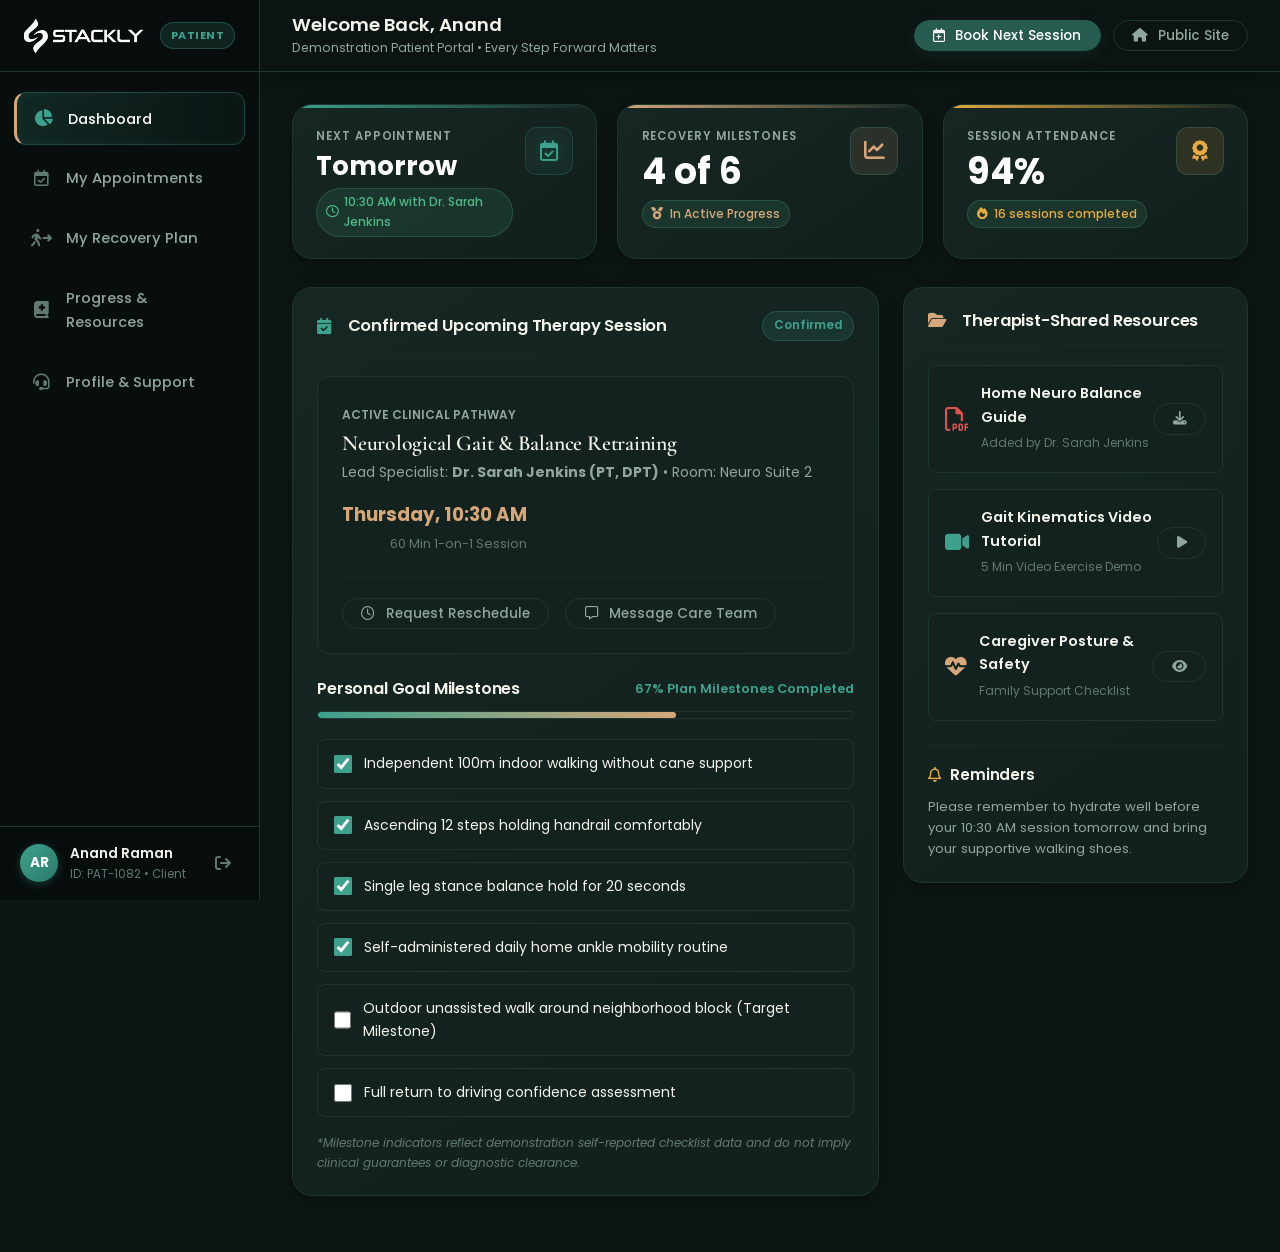
<file: ClientDashboard.html>
<!DOCTYPE html>
<html lang="en">
<head>
  <meta charset="UTF-8">
  <meta http-equiv="refresh" content="0; url=PatientDashboard.html">
  <title>Redirecting to Patient Dashboard...</title>
</head>
<body>
  <p>Redirecting to <a href="PatientDashboard.html">Patient Dashboard</a>...</p>
  <script>window.location.href = "PatientDashboard.html";</script>
</body>
</html>
</file>
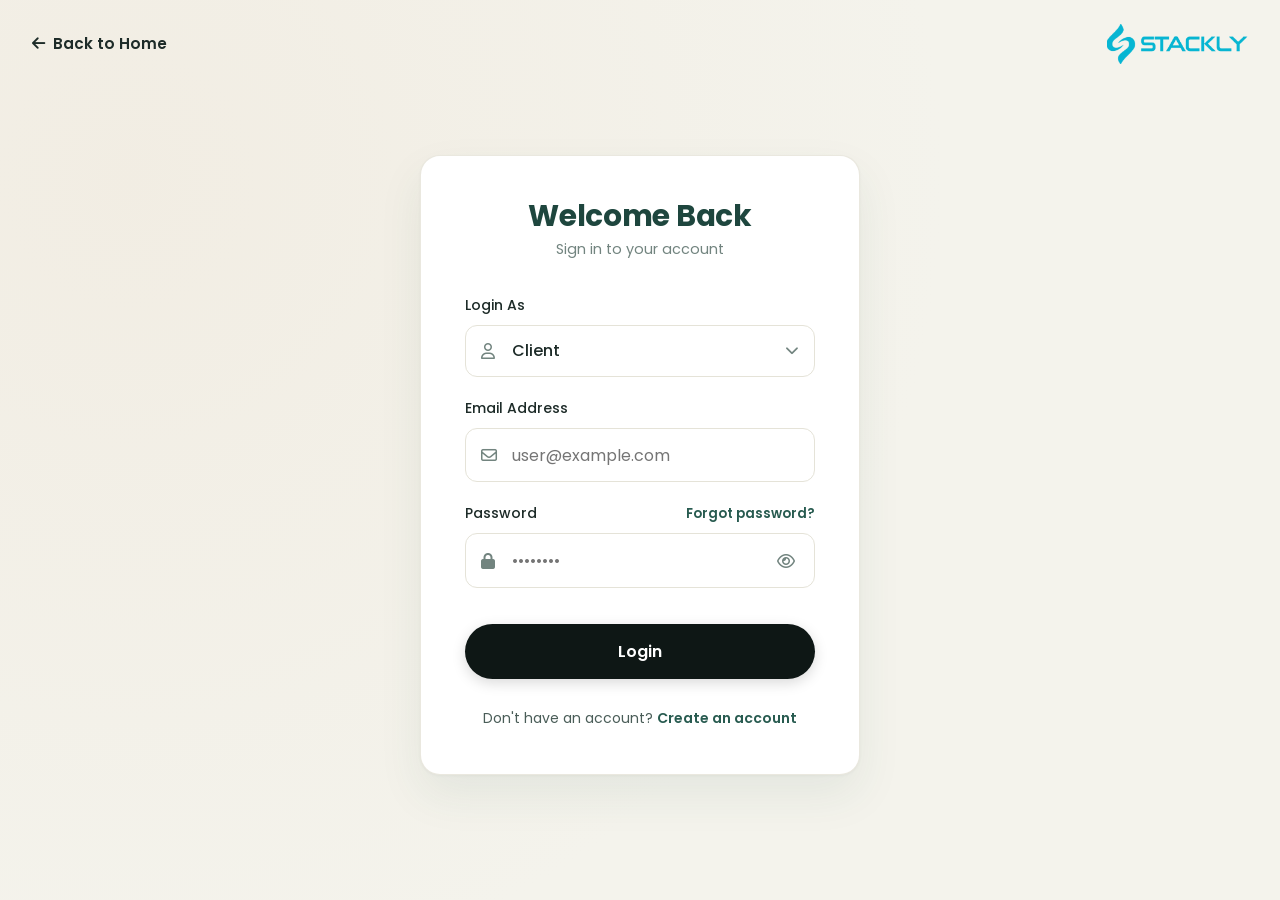
<file: login.html>
<!DOCTYPE html>
<html lang="en">
<head>
  <meta charset="UTF-8">
  <meta name="viewport" content="width=device-width, initial-scale=1.0">
  <meta name="description" content="Sign in to your STACKLY Rehabilitation Portal - Client and Administrator Access.">
  <title>Login | STACKLY Rehabilitation</title>

  <!-- Favicon -->
  <link rel="icon" type="image/webp" href="assets/Brand-logo.webp">

  <!-- Core CSS -->
  <link rel="stylesheet" href="css/style.css">
  <link rel="stylesheet" href="css/animations.css">
  <link rel="stylesheet" href="css/responsive.css">

  <!-- Font Awesome -->
  <link rel="stylesheet" href="https://cdnjs.cloudflare.com/ajax/libs/font-awesome/6.5.1/css/all.min.css">

  <!-- GSAP CDN -->
  <script src="https://cdnjs.cloudflare.com/ajax/libs/gsap/3.12.5/gsap.min.js"></script>

  <style>
    .auth-page-wrapper {
      min-height: 100vh;
      display: flex;
      flex-direction: column;
      justify-content: space-between;
      padding: 1.5rem 2rem;
      background: radial-gradient(circle at 10% 20%, rgba(213, 167, 122, 0.08) 0%, rgba(244, 243, 236, 1) 60%);
      position: relative;
    }

    .auth-header-top {
      display: flex;
      align-items: center;
      justify-content: space-between;
      width: 100%;
      max-width: 1400px;
      margin: 0 auto;
    }

    .back-home-link {
      display: inline-flex;
      align-items: center;
      gap: 0.5rem;
      color: var(--color-text-main);
      font-weight: 600;
      font-size: 0.95rem;
      text-decoration: none;
      transition: transform var(--transition-fast), color var(--transition-fast);
    }

    .back-home-link:hover {
      color: var(--color-primary);
      transform: translateX(-4px);
    }

    .auth-header-logo img {
      height: 40px;
      width: auto;
    }

    .auth-center-stage {
      display: flex;
      align-items: center;
      justify-content: center;
      flex-grow: 1;
      padding: 2.5rem 1rem;
    }

    .auth-card-container {
      width: 100%;
      max-width: 440px;
      background: #FFFFFF;
      border-radius: var(--radius-lg);
      padding: clamp(2rem, 5vw, 2.75rem);
      box-shadow: 0 20px 45px rgba(40, 91, 80, 0.08), 0 1px 3px rgba(0, 0, 0, 0.04);
      border: 1px solid rgba(229, 227, 216, 0.8);
    }

    .auth-card-header {
      text-align: center;
      margin-bottom: 2rem;
    }

    .auth-card-title {
      font-size: 1.85rem;
      font-weight: 700;
      color: var(--color-primary-dark);
      margin-bottom: 0.35rem;
      font-family: var(--font-sans);
    }

    .auth-card-subtitle {
      font-size: 0.9rem;
      color: var(--color-text-muted);
      margin-bottom: 0;
    }

    .select-wrapper {
      position: relative;
    }

    .select-wrapper select {
      appearance: none;
      -webkit-appearance: none;
      width: 100%;
      padding: 0.85rem 2.85rem 0.85rem 2.85rem;
      background-color: #FFFFFF;
      border: 1.5px solid var(--color-bg-border);
      border-radius: var(--radius-md);
      color: var(--color-text-main);
      font-weight: 500;
      outline: none;
      cursor: pointer;
      transition: all var(--transition-fast);
    }

    .select-wrapper select:focus {
      border-color: var(--color-primary);
      box-shadow: 0 0 0 3px rgba(var(--color-primary-rgb), 0.15);
    }

    .select-caret {
      position: absolute;
      right: 1rem;
      top: 50%;
      transform: translateY(-50%);
      color: var(--color-text-muted);
      pointer-events: none;
      font-size: 0.85rem;
    }

    .password-label-row {
      display: flex;
      align-items: center;
      justify-content: space-between;
      margin-bottom: 0.5rem;
    }

    .forgot-pass-link {
      font-size: 0.825rem;
      font-weight: 600;
      color: var(--color-primary);
      text-decoration: none;
    }

    .forgot-pass-link:hover {
      color: var(--color-accent-dark);
      text-decoration: underline;
    }

    .btn-auth-submit {
      width: 100%;
      background-color: #0E1715;
      color: #FFFFFF;
      padding: 0.95rem 1.5rem;
      border-radius: var(--radius-pill);
      font-weight: 600;
      font-size: 1rem;
      border: none;
      cursor: pointer;
      margin-top: 1rem;
      transition: all var(--transition-fast);
      box-shadow: 0 4px 14px rgba(0, 0, 0, 0.15);
    }

    .btn-auth-submit:hover, .btn-auth-submit:focus-visible {
      background-color: var(--color-primary-dark);
      transform: translateY(-2px);
      box-shadow: 0 6px 20px rgba(40, 91, 80, 0.25);
    }

    .auth-bottom-prompt {
      text-align: center;
      margin-top: 1.75rem;
      font-size: 0.875rem;
      color: var(--color-text-secondary);
    }

    .auth-bottom-prompt a {
      font-weight: 600;
      color: var(--color-primary);
    }

    .auth-bottom-prompt a:hover {
      text-decoration: underline;
    }

    @media (max-width: 480px) {
      .auth-page-wrapper {
        padding: 1.25rem 1rem;
      }
      .auth-card-container {
        padding: 1.75rem 1.25rem;
      }
    }
  </style>
</head>
<body class="no-overflow">

  <div class="auth-page-wrapper">
    <!-- Top Bar with Back and Logo -->
    <header class="auth-header-top">
      <a href="index.html" class="back-home-link" id="link-back-home">
        <i class="fa-solid fa-arrow-left"></i> Back to Home
      </a>
      <div class="auth-header-logo">
        <a href="index.html" aria-label="STACKLY Home">
          <img src="assets/Brand-logo.webp" alt="STACKLY Rehabilitation" class="brand-logo-img">
        </a>
      </div>
    </header>

    <!-- Center Login Card -->
    <main class="auth-center-stage">
      <div class="auth-card-container">
        <div class="auth-card-header">
          <h1 class="auth-card-title">Welcome Back</h1>
          <p class="auth-card-subtitle">Sign in to your account</p>
        </div>

        <form id="login-form" novalidate>
          <!-- Login As Dropdown -->
          <div class="form-group">
            <label for="login-role" class="form-label">Login As</label>
            <div class="select-wrapper input-with-icon">
              <i class="fa-regular fa-user input-icon"></i>
              <select id="login-role" name="role" required>
                <option value="Client" selected>Client</option>
                <option value="Admin">Admin</option>
              </select>
              <i class="fa-solid fa-chevron-down select-caret"></i>
            </div>
          </div>

          <!-- Email Address -->
          <div class="form-group">
            <label for="login-email" class="form-label">Email Address</label>
            <div class="input-with-icon">
              <i class="fa-regular fa-envelope input-icon"></i>
              <input type="email" id="login-email" class="form-control" placeholder="user@example.com" required autocomplete="email">
            </div>
            <div class="form-feedback" id="email-error"></div>
          </div>

          <!-- Password with Toggle & Forgot Password -->
          <div class="form-group">
            <div class="password-label-row">
              <label for="login-password" class="form-label" style="margin-bottom:0;">Password</label>
              <a href="404.html" class="forgot-pass-link" id="link-forgot-pass">Forgot password?</a>
            </div>
            <div class="input-with-icon">
              <i class="fa-solid fa-lock input-icon"></i>
              <input type="password" id="login-password" class="form-control" placeholder="••••••••" required autocomplete="current-password">
              <button type="button" class="btn-toggle-password" aria-label="Toggle password visibility">
                <i class="fa-regular fa-eye"></i>
              </button>
            </div>
            <div class="form-feedback" id="pass-error"></div>
          </div>

          <button type="submit" class="btn-auth-submit" id="login-submit-btn">Login</button>
        </form>

        <div class="auth-bottom-prompt">
          Don't have an account? <a href="signup.html" id="link-create-account">Create an account</a>
        </div>
      </div>
    </main>

    <!-- Empty footer buffer to balance center align -->
    <div style="height: 10px;"></div>
  </div>

  <div id="toast-container" class="toast-container"></div>

  <script src="js/main.js"></script>
  <script src="js/auth.js"></script>
</body>
</html>
</file>
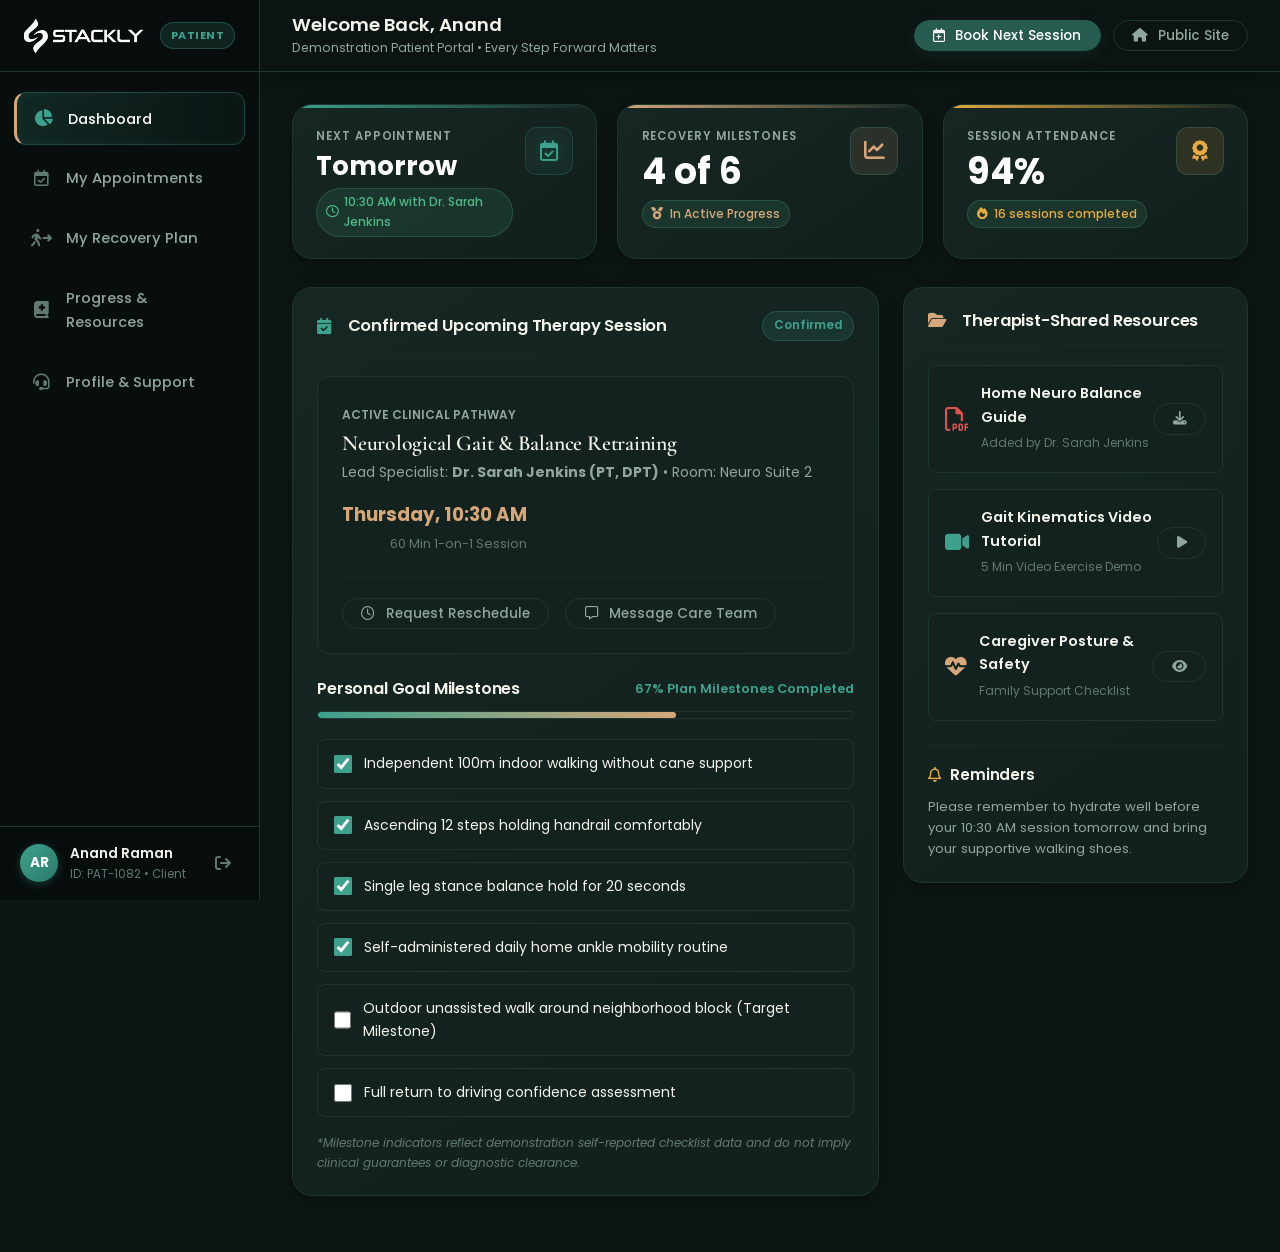
<file: PatientDashboard.html>
<!DOCTYPE html>
<html lang="en">
<head>
  <meta charset="UTF-8">
  <meta name="viewport" content="width=device-width, initial-scale=1.0">
  <meta name="description" content="STACKLY Rehabilitation Patient Portal - Track recovery milestones, upcoming appointments, and therapist-shared home exercise guides.">
  <title>Patient Dashboard | STACKLY Rehabilitation</title>

  <!-- Favicon -->
  <link rel="icon" type="image/webp" href="assets/Brand-logo.webp">

  <!-- Core & Dashboard CSS -->
  <link rel="stylesheet" href="css/style.css">
  <link rel="stylesheet" href="css/dashboard.css">
  <link rel="stylesheet" href="css/responsive.css">

  <!-- Font Awesome -->
  <link rel="stylesheet" href="https://cdnjs.cloudflare.com/ajax/libs/font-awesome/6.5.1/css/all.min.css">
</head>
<body class="dashboard-body">

  <!-- Mobile Overlay -->
  <div class="dash-sidebar-overlay"></div>

  <!-- Sidebar: 5 Menus -->
  <aside class="dash-sidebar" id="dash-sidebar" aria-label="Patient Portal Navigation">
    <div class="dash-brand-bar">
      <a href="PatientDashboard.html" class="dash-brand-link" id="sidebar-brand-logo" aria-label="Go to Dashboard">
        <img src="assets/Brand-logo.webp" alt="STACKLY Logo" class="dash-brand-logo">
      </a>
      <span class="dash-role-badge">Patient</span>
    </div>

    <ul class="dash-nav-menu">
      <li class="dash-nav-item">
        <a href="#dashboard" class="active" data-view="view-patient-dash">
          <i class="fa-solid fa-chart-pie"></i>
          <span>Dashboard</span>
        </a>
      </li>
      <li class="dash-nav-item">
        <a href="#appointments" data-view="view-patient-appts">
          <i class="fa-regular fa-calendar-check"></i>
          <span>My Appointments</span>
        </a>
      </li>
      <li class="dash-nav-item">
        <a href="#recovery-plan" data-view="view-patient-plan">
          <i class="fa-solid fa-person-walking-arrow-right"></i>
          <span>My Recovery Plan</span>
        </a>
      </li>
      <li class="dash-nav-item">
        <a href="#progress-resources" data-view="view-patient-resources">
          <i class="fa-solid fa-book-medical"></i>
          <span>Progress & Resources</span>
        </a>
      </li>
      <li class="dash-nav-item">
        <a href="#support" data-view="view-patient-support">
          <i class="fa-solid fa-headset"></i>
          <span>Profile & Support</span>
        </a>
      </li>
    </ul>

    <!-- User Profile Bar -->
    <div class="dash-user-bar">
      <div class="dash-user-info">
        <div class="dash-user-avatar" id="dash-user-avatar">AR</div>
        <div>
          <div class="dash-user-name" id="dash-user-name">Anand Raman</div>
          <div class="dash-user-role" id="dash-user-role">ID: PAT-1082 • Client</div>
        </div>
      </div>
      <button type="button" class="btn-dash-logout" title="Log Out" aria-label="Log Out">
        <i class="fa-solid fa-arrow-right-from-bracket"></i>
      </button>
    </div>
  </aside>

  <!-- Main Content Workspace -->
  <div class="dash-main-area">
    <!-- Topbar -->
    <header class="dash-topbar">
      <div style="display: flex; align-items: center; gap: 1rem;">
        <button type="button" class="dash-mobile-toggle" aria-label="Toggle Sidebar Menu">
          <i class="fa-solid fa-bars"></i>
        </button>
        <div class="dash-page-heading">
          <span class="dash-page-title" id="dash-welcome-title">Welcome Back, Anand</span>
          <span class="dash-page-subtitle">Demonstration Patient Portal • Every Step Forward Matters</span>
        </div>
      </div>

      <div class="dash-top-actions">
        <a href="appointments.html" class="btn btn-sm btn-primary">
          <i class="fa-regular fa-calendar-plus"></i> Book Next Session
        </a>
        <a href="index.html" class="btn btn-sm btn-outline" style="border-color:var(--dash-border); color:var(--dash-text-muted);">
          <i class="fa-solid fa-house"></i> Public Site
        </a>
      </div>
    </header>

    <!-- Workspace Body -->
    <main class="dash-content-body">
      
      <!-- ==========================================
           VIEW 1: PATIENT DASHBOARD OVERVIEW
           ========================================== -->
      <div id="view-patient-dash" class="dash-view-section">
        
        <!-- 3 KPI Cards -->
        <div class="kpi-cards-grid">
          <div class="kpi-card">
            <div>
              <div class="kpi-label">Next Appointment</div>
              <div class="kpi-value" style="font-size: 1.6rem; margin-top:0.35rem;">Tomorrow</div>
              <div class="kpi-trend">
                <i class="fa-regular fa-clock"></i> 10:30 AM with Dr. Sarah Jenkins
              </div>
            </div>
            <div class="kpi-icon-wrap">
              <i class="fa-regular fa-calendar-check"></i>
            </div>
          </div>

          <div class="kpi-card kpi-accent">
            <div>
              <div class="kpi-label">Recovery Milestones</div>
              <div class="kpi-value" id="kpi-patient-milestones">4 of 6</div>
              <div class="kpi-trend" style="color:var(--dash-accent);">
                <i class="fa-solid fa-medal"></i> In Active Progress
              </div>
            </div>
            <div class="kpi-icon-wrap" style="color:var(--dash-accent); background:rgba(213,167,122,0.12);">
              <i class="fa-solid fa-chart-line"></i>
            </div>
          </div>

          <div class="kpi-card kpi-warning">
            <div>
              <div class="kpi-label">Session Attendance</div>
              <div class="kpi-value kpi-counter" data-target="94">94%</div>
              <div class="kpi-trend" style="color:var(--dash-warning);">
                <i class="fa-solid fa-fire"></i> 16 sessions completed
              </div>
            </div>
            <div class="kpi-icon-wrap" style="color:var(--dash-warning); background:rgba(232,170,66,0.12);">
              <i class="fa-solid fa-award"></i>
            </div>
          </div>
        </div>

        <!-- Panels Grid -->
        <div class="dash-panel-grid">
          
          <!-- Panel 1: Next Session Details & Quick Actions -->
          <div class="dash-panel">
            <div class="dash-panel-header">
              <h3 class="dash-panel-title">
                <i class="fa-solid fa-calendar-check" style="color:var(--dash-primary); margin-right:0.5rem;"></i> Confirmed Upcoming Therapy Session
              </h3>
              <span class="status-badge status-scheduled">Confirmed</span>
            </div>

            <div style="background:var(--dash-surface); border:1px solid var(--dash-border); border-radius:12px; padding:1.5rem; margin-bottom:1.5rem;">
              <div style="display:flex; justify-content:space-between; align-items:flex-start; flex-wrap:wrap; gap:1rem;">
                <div>
                  <span style="font-size:0.75rem; text-transform:uppercase; color:var(--dash-text-muted); font-weight:600;">Active Clinical Pathway</span>
                  <h3 style="color:var(--dash-text); font-size:1.35rem; margin:0.25rem 0;">Neurological Gait & Balance Retraining</h3>
                  <p style="color:var(--dash-text-muted); font-size:0.875rem; margin:0;">
                    Lead Specialist: <strong>Dr. Sarah Jenkins (PT, DPT)</strong> • Room: Neuro Suite 2
                  </p>
                </div>

                <div style="text-align:right;">
                  <strong style="font-size:1.15rem; color:var(--dash-accent); display:block;">Thursday, 10:30 AM</strong>
                  <span style="font-size:0.8rem; color:var(--dash-text-dim);">60 Min 1-on-1 Session</span>
                </div>
              </div>

              <div style="display:flex; gap:1rem; margin-top:1.25rem; padding-top:1.25rem; border-top:1px solid var(--dash-border-subtle); flex-wrap:wrap;">
                <button type="button" class="btn btn-sm btn-outline" id="btn-patient-reschedule" style="border-color:var(--dash-border); color:var(--dash-text-muted);">
                  <i class="fa-regular fa-clock"></i> Request Reschedule
                </button>
                <a href="contact.html" class="btn btn-sm btn-outline" style="border-color:var(--dash-border); color:var(--dash-text-muted);">
                  <i class="fa-regular fa-message"></i> Message Care Team
                </a>
              </div>
            </div>

            <!-- Interactive Milestone Checklist -->
            <div>
              <div style="display:flex; justify-content:space-between; align-items:center; margin-bottom:0.75rem;">
                <h4 style="margin:0; font-size:1rem; color:var(--dash-text);">Personal Goal Milestones</h4>
                <span id="patient-progress-percent" style="font-size:0.8rem; color:var(--dash-primary); font-weight:600;">67% Plan Milestones Completed</span>
              </div>

              <!-- Progress bar -->
              <div style="height:8px; background:var(--dash-surface); border-radius:10px; overflow:hidden; margin-bottom:1.25rem; border:1px solid var(--dash-border);">
                <div id="patient-progress-fill" style="width:67%; height:100%; background:linear-gradient(90deg, var(--dash-primary), var(--dash-accent)); border-radius:10px; transition:width 0.4s ease;"></div>
              </div>

              <div style="display:flex; flex-direction:column; gap:0.75rem;">
                <label class="milestone-item completed" style="display:flex; align-items:center; gap:0.75rem; background:var(--dash-surface); padding:0.75rem 1rem; border-radius:8px; border:1px solid var(--dash-border); cursor:pointer;">
                  <input type="checkbox" class="milestone-check" checked style="accent-color:var(--dash-primary); width:18px; height:18px;">
                  <span style="font-size:0.875rem; color:var(--dash-text);">Independent 100m indoor walking without cane support</span>
                </label>

                <label class="milestone-item completed" style="display:flex; align-items:center; gap:0.75rem; background:var(--dash-surface); padding:0.75rem 1rem; border-radius:8px; border:1px solid var(--dash-border); cursor:pointer;">
                  <input type="checkbox" class="milestone-check" checked style="accent-color:var(--dash-primary); width:18px; height:18px;">
                  <span style="font-size:0.875rem; color:var(--dash-text);">Ascending 12 steps holding handrail comfortably</span>
                </label>

                <label class="milestone-item completed" style="display:flex; align-items:center; gap:0.75rem; background:var(--dash-surface); padding:0.75rem 1rem; border-radius:8px; border:1px solid var(--dash-border); cursor:pointer;">
                  <input type="checkbox" class="milestone-check" checked style="accent-color:var(--dash-primary); width:18px; height:18px;">
                  <span style="font-size:0.875rem; color:var(--dash-text);">Single leg stance balance hold for 20 seconds</span>
                </label>

                <label class="milestone-item completed" style="display:flex; align-items:center; gap:0.75rem; background:var(--dash-surface); padding:0.75rem 1rem; border-radius:8px; border:1px solid var(--dash-border); cursor:pointer;">
                  <input type="checkbox" class="milestone-check" checked style="accent-color:var(--dash-primary); width:18px; height:18px;">
                  <span style="font-size:0.875rem; color:var(--dash-text);">Self-administered daily home ankle mobility routine</span>
                </label>

                <label class="milestone-item" style="display:flex; align-items:center; gap:0.75rem; background:var(--dash-surface); padding:0.75rem 1rem; border-radius:8px; border:1px solid var(--dash-border); cursor:pointer;">
                  <input type="checkbox" class="milestone-check" style="accent-color:var(--dash-primary); width:18px; height:18px;">
                  <span style="font-size:0.875rem; color:var(--dash-text);">Outdoor unassisted walk around neighborhood block (Target Milestone)</span>
                </label>

                <label class="milestone-item" style="display:flex; align-items:center; gap:0.75rem; background:var(--dash-surface); padding:0.75rem 1rem; border-radius:8px; border:1px solid var(--dash-border); cursor:pointer;">
                  <input type="checkbox" class="milestone-check" style="accent-color:var(--dash-primary); width:18px; height:18px;">
                  <span style="font-size:0.875rem; color:var(--dash-text);">Full return to driving confidence assessment</span>
                </label>
              </div>

              <p style="font-size:0.75rem; color:var(--dash-text-dim); margin-top:1rem; margin-bottom:0; font-style:italic;">
                *Milestone indicators reflect demonstration self-reported checklist data and do not imply clinical guarantees or diagnostic clearance.
              </p>
            </div>
          </div>

          <!-- Panel 2: Therapist-Shared Resources & Reminders -->
          <div class="dash-panel">
            <div class="dash-panel-header">
              <h3 class="dash-panel-title">
                <i class="fa-solid fa-folder-open" style="color:var(--dash-accent); margin-right:0.5rem;"></i> Therapist-Shared Resources
              </h3>
            </div>

            <div style="display:flex; flex-direction:column; gap:1rem;">
              <div style="background:var(--dash-surface); border:1px solid var(--dash-border); border-radius:8px; padding:1rem; display:flex; justify-content:space-between; align-items:center;">
                <div style="display:flex; align-items:center; gap:0.75rem;">
                  <i class="fa-regular fa-file-pdf" style="font-size:1.5rem; color:#E05252;"></i>
                  <div>
                    <div style="font-size:0.9rem; font-weight:600; color:var(--dash-text);">Home Neuro Balance Guide</div>
                    <span style="font-size:0.75rem; color:var(--dash-text-dim);">Added by Dr. Sarah Jenkins</span>
                  </div>
                </div>
                <button type="button" class="btn btn-sm btn-outline" style="border-color:var(--dash-border); color:var(--dash-text-muted);" onclick="window.showToast('Downloading Home Exercise PDF Guide...', 'info')">
                  <i class="fa-solid fa-download"></i>
                </button>
              </div>

              <div style="background:var(--dash-surface); border:1px solid var(--dash-border); border-radius:8px; padding:1rem; display:flex; justify-content:space-between; align-items:center;">
                <div style="display:flex; align-items:center; gap:0.75rem;">
                  <i class="fa-solid fa-video" style="font-size:1.35rem; color:var(--dash-primary);"></i>
                  <div>
                    <div style="font-size:0.9rem; font-weight:600; color:var(--dash-text);">Gait Kinematics Video Tutorial</div>
                    <span style="font-size:0.75rem; color:var(--dash-text-dim);">5 Min Video Exercise Demo</span>
                  </div>
                </div>
                <button type="button" class="btn btn-sm btn-outline" style="border-color:var(--dash-border); color:var(--dash-text-muted);" onclick="window.showToast('Launching streaming video demonstration...', 'info')">
                  <i class="fa-solid fa-play"></i>
                </button>
              </div>

              <div style="background:var(--dash-surface); border:1px solid var(--dash-border); border-radius:8px; padding:1rem; display:flex; justify-content:space-between; align-items:center;">
                <div style="display:flex; align-items:center; gap:0.75rem;">
                  <i class="fa-solid fa-heart-pulse" style="font-size:1.35rem; color:var(--dash-accent);"></i>
                  <div>
                    <div style="font-size:0.9rem; font-weight:600; color:var(--dash-text);">Caregiver Posture & Safety</div>
                    <span style="font-size:0.75rem; color:var(--dash-text-dim);">Family Support Checklist</span>
                  </div>
                </div>
                <button type="button" class="btn btn-sm btn-outline" style="border-color:var(--dash-border); color:var(--dash-text-muted);" onclick="window.showToast('Opening Caregiver Checklist...', 'info')">
                  <i class="fa-solid fa-eye"></i>
                </button>
              </div>
            </div>

            <!-- Notifications / Reminders -->
            <div style="margin-top:1.5rem; padding-top:1.25rem; border-top:1px solid var(--dash-border-subtle);">
              <h4 style="font-size:0.95rem; color:var(--dash-text); margin-bottom:0.75rem;">
                <i class="fa-regular fa-bell" style="color:var(--dash-warning); margin-right:0.35rem;"></i> Reminders
              </h4>
              <p style="font-size:0.825rem; color:var(--dash-text-muted); line-height:1.6; margin:0;">
                Please remember to hydrate well before your 10:30 AM session tomorrow and bring your supportive walking shoes.
              </p>
            </div>
          </div>

        </div>
      </div>

      <!-- ==========================================
      <!-- ==========================================
           VIEW 2: MY APPOINTMENTS
           ========================================== -->
      <div id="view-patient-appts" class="dash-view-section" style="display:none;">
        
        <!-- Action Row -->
        <div class="dash-header-action-row">
          <div>
            <h2 class="dash-section-title">My Appointment Schedule & History</h2>
            <p class="dash-section-subtitle">Track your upcoming therapy sessions, past appointments, and clinical treatment notes</p>
          </div>
          <div class="dash-header-actions">
            <a href="appointments.html" class="btn btn-sm btn-primary">
              <i class="fa-regular fa-calendar-plus"></i> Book Next Session
            </a>
            <button type="button" class="btn btn-sm btn-outline" id="btn-patient-export-cal" style="border-color:var(--dash-border); color:var(--dash-text-muted);">
              <i class="fa-solid fa-calendar-days"></i> Export Calendar (.ics)
            </button>
          </div>
        </div>

        <!-- 4 KPI Cards -->
        <!-- 4 KPI Cards -->
        <div class="kpi-cards-grid" style="grid-template-columns: repeat(auto-fit, minmax(200px, 1fr)); margin-bottom: 1.5rem;">
          <div class="kpi-card">
            <div class="kpi-card-content">
              <div class="kpi-label">Next Scheduled Session</div>
              <div class="kpi-value" style="font-size:1.4rem;">Tomorrow</div>
              <div class="kpi-trend" style="color:var(--dash-accent);">
                <i class="fa-regular fa-clock"></i> 10:30 AM • Suite 2
              </div>
            </div>
            <div class="kpi-icon-wrap">
              <i class="fa-regular fa-calendar-check"></i>
            </div>
          </div>

          <div class="kpi-card">
            <div class="kpi-card-content">
              <div class="kpi-label">Program Attendance</div>
              <div class="kpi-value">94.2%</div>
              <div class="kpi-trend" style="color:var(--dash-success);">
                <i class="fa-solid fa-circle-check"></i> 16 Attended • 1 Rescheduled
              </div>
            </div>
            <div class="kpi-icon-wrap" style="color:var(--dash-success); background:rgba(78,186,136,0.12);">
              <i class="fa-solid fa-chart-line"></i>
            </div>
          </div>

          <div class="kpi-card kpi-accent">
            <div class="kpi-card-content">
              <div class="kpi-label">Telehealth Consults</div>
              <div class="kpi-value">3 Done</div>
              <div class="kpi-trend" style="color:var(--dash-primary);">
                <i class="fa-solid fa-video"></i> 1 Upcoming with Dr. Menon
              </div>
            </div>
            <div class="kpi-icon-wrap" style="color:var(--dash-primary); background:rgba(61,161,141,0.12);">
              <i class="fa-solid fa-laptop-medical"></i>
            </div>
          </div>

          <div class="kpi-card kpi-warning">
            <div class="kpi-card-content">
              <div class="kpi-label">Transport Service</div>
              <div class="kpi-value" style="font-size:1.35rem;">Confirmed</div>
              <div class="kpi-trend" style="color:var(--dash-warning);">
                <i class="fa-solid fa-van-shuttle"></i> Pickup at 09:45 AM
              </div>
            </div>
            <div class="kpi-icon-wrap" style="color:var(--dash-warning); background:rgba(232,170,66,0.12);">
              <i class="fa-solid fa-car-side"></i>
            </div>
          </div>
        </div>

        <!-- Filter & Search Bar -->
        <div class="dash-search-filter-bar">
          <div class="dash-search-input-wrap">
            <i class="fa-solid fa-magnifying-glass"></i>
            <input type="text" id="patient-appt-search" class="dash-search-input" placeholder="Search therapist, service or location...">
          </div>
          <select id="patient-appt-filter" class="dash-filter-select">
            <option value="all">All Appointments</option>
            <option value="upcoming">Upcoming & Confirmed</option>
            <option value="attended">Attended / Completed</option>
            <option value="telehealth">Telehealth Consultations</option>
          </select>
        </div>

        <!-- Master Appointments Table -->
        <div class="dash-panel" style="margin-bottom:1.5rem;">
          <div class="dash-panel-header">
            <h3 class="dash-panel-title">
              <i class="fa-solid fa-list-check" style="color:var(--dash-primary); margin-right:0.5rem;"></i> Master Appointment Schedule
            </h3>
            <span class="dash-panel-meta">Showing 6 recorded sessions</span>
          </div>
          <div class="dash-table-wrapper">
            <table class="dash-table" id="table-patient-appts">
              <thead>
                <tr>
                  <th>Date & Time</th>
                  <th>Clinical Specialist</th>
                  <th>Program & Focus</th>
                  <th>Modality & Location</th>
                  <th>Status</th>
                  <th>Quick Action</th>
                </tr>
              </thead>
              <tbody>
                <tr data-status="upcoming">
                  <td>
                    <div style="font-weight:600; color:#FFFFFF;">Tomorrow, 10:30 AM</div>
                    <span style="font-size:0.75rem; color:var(--dash-text-dim);">60 Min 1-on-1 Session</span>
                  </td>
                  <td>
                    <div style="font-weight:600; color:var(--dash-text);">Dr. Sarah Jenkins</div>
                    <span style="font-size:0.75rem; color:var(--dash-text-muted);">Lead Neuro PT (DPT)</span>
                  </td>
                  <td>
                    <span class="program-pill"><i class="fa-solid fa-brain"></i> Neuro Gait & Balance</span>
                  </td>
                  <td>
                    <div style="font-size:0.85rem; color:var(--dash-text);">Bengaluru South Hub</div>
                    <span style="font-size:0.75rem; color:var(--dash-accent);"><i class="fa-solid fa-door-open"></i> Suite 2 (Neuro Gym)</span>
                  </td>
                  <td><span class="status-badge status-scheduled"><span class="badge-dot"></span> Confirmed</span></td>
                  <td>
                    <div style="display:flex; gap:0.5rem; flex-wrap:wrap;">
                      <button type="button" class="btn btn-sm btn-outline btn-patient-resched-action" style="border-color:var(--dash-border); color:var(--dash-text-muted);">
                        <i class="fa-regular fa-clock"></i> Reschedule
                      </button>
                      <button type="button" class="btn btn-sm btn-outline btn-patient-directions" style="border-color:var(--dash-border); color:var(--dash-primary);">
                        <i class="fa-solid fa-location-arrow"></i> Map
                      </button>
                    </div>
                  </td>
                </tr>

                <tr data-status="upcoming telehealth">
                  <td>
                    <div style="font-weight:600; color:#FFFFFF;">Friday, 02:00 PM</div>
                    <span style="font-size:0.75rem; color:var(--dash-text-dim);">30 Min Virtual Follow-up</span>
                  </td>
                  <td>
                    <div style="font-weight:600; color:var(--dash-text);">Dr. Rajiv Menon</div>
                    <span style="font-size:0.75rem; color:var(--dash-text-muted);">Consultant Neurologist (MD)</span>
                  </td>
                  <td>
                    <span class="program-pill" style="border-color:rgba(213,167,122,0.3); color:var(--dash-accent);"><i class="fa-solid fa-video" style="color:var(--dash-accent);"></i> Bi-Weekly Motor Review</span>
                  </td>
                  <td>
                    <div style="font-size:0.85rem; color:var(--dash-text);">STACKLY Telehealth</div>
                    <span style="font-size:0.75rem; color:var(--dash-primary);"><i class="fa-solid fa-lock"></i> Encrypted Video Room 4</span>
                  </td>
                  <td><span class="status-badge status-scheduled"><span class="badge-dot"></span> Confirmed</span></td>
                  <td>
                    <button type="button" class="btn btn-sm btn-primary btn-patient-join-video">
                      <i class="fa-solid fa-video"></i> Join Call
                    </button>
                  </td>
                </tr>

                <tr data-status="attended">
                  <td>
                    <div style="font-weight:600; color:var(--dash-text);">12 Oct 2026, 10:30 AM</div>
                    <span style="font-size:0.75rem; color:var(--dash-text-dim);">60 Min Completed</span>
                  </td>
                  <td>
                    <div style="font-weight:600; color:var(--dash-text);">Dr. Sarah Jenkins</div>
                    <span style="font-size:0.75rem; color:var(--dash-text-muted);">Lead Neuro PT (DPT)</span>
                  </td>
                  <td>
                    <span class="program-pill"><i class="fa-solid fa-dumbbell"></i> Lower Limb Resistance</span>
                  </td>
                  <td>
                    <div style="font-size:0.85rem; color:var(--dash-text);">Bengaluru South Hub</div>
                    <span style="font-size:0.75rem; color:var(--dash-text-dim);">Active Rehab Gym A</span>
                  </td>
                  <td><span class="status-badge status-completed"><i class="fa-solid fa-check"></i> Attended</span></td>
                  <td>
                    <button type="button" class="btn btn-sm btn-outline btn-patient-view-note" style="border-color:var(--dash-border); color:var(--dash-text-muted);">
                      <i class="fa-regular fa-file-lines"></i> View Notes
                    </button>
                  </td>
                </tr>

                <tr data-status="attended">
                  <td>
                    <div style="font-weight:600; color:var(--dash-text);">09 Oct 2026, 10:30 AM</div>
                    <span style="font-size:0.75rem; color:var(--dash-text-dim);">60 Min Completed</span>
                  </td>
                  <td>
                    <div style="font-weight:600; color:var(--dash-text);">Dr. Sarah Jenkins</div>
                    <span style="font-size:0.75rem; color:var(--dash-text-muted);">Lead Neuro PT (DPT)</span>
                  </td>
                  <td>
                    <span class="program-pill"><i class="fa-solid fa-person-walking"></i> Parallel Bar Stepping</span>
                  </td>
                  <td>
                    <div style="font-size:0.85rem; color:var(--dash-text);">Bengaluru South Hub</div>
                    <span style="font-size:0.75rem; color:var(--dash-text-dim);">Suite 2 (Neuro Gym)</span>
                  </td>
                  <td><span class="status-badge status-completed"><i class="fa-solid fa-check"></i> Attended</span></td>
                  <td>
                    <button type="button" class="btn btn-sm btn-outline btn-patient-view-note" style="border-color:var(--dash-border); color:var(--dash-text-muted);">
                      <i class="fa-regular fa-file-lines"></i> View Notes
                    </button>
                  </td>
                </tr>

                <tr data-status="attended">
                  <td>
                    <div style="font-weight:600; color:var(--dash-text);">05 Oct 2026, 03:00 PM</div>
                    <span style="font-size:0.75rem; color:var(--dash-text-dim);">45 Min Completed</span>
                  </td>
                  <td>
                    <div style="font-weight:600; color:var(--dash-text);">Priya Sharma</div>
                    <span style="font-size:0.75rem; color:var(--dash-text-muted);">OT Specialist (MOT)</span>
                  </td>
                  <td>
                    <span class="program-pill"><i class="fa-solid fa-hand-holding-medical"></i> Hand Dexterity & Grip</span>
                  </td>
                  <td>
                    <div style="font-size:0.85rem; color:var(--dash-text);">Bengaluru South Hub</div>
                    <span style="font-size:0.75rem; color:var(--dash-text-dim);">Sensory Lab 1</span>
                  </td>
                  <td><span class="status-badge status-completed"><i class="fa-solid fa-check"></i> Attended</span></td>
                  <td>
                    <button type="button" class="btn btn-sm btn-outline btn-patient-view-note" style="border-color:var(--dash-border); color:var(--dash-text-muted);">
                      <i class="fa-regular fa-file-lines"></i> View Notes
                    </button>
                  </td>
                </tr>

                <tr data-status="attended">
                  <td>
                    <div style="font-weight:600; color:var(--dash-text);">01 Oct 2026, 11:00 AM</div>
                    <span style="font-size:0.75rem; color:var(--dash-text-dim);">90 Min Completed</span>
                  </td>
                  <td>
                    <div style="font-weight:600; color:var(--dash-text);">Dr. Sarah Jenkins</div>
                    <span style="font-size:0.75rem; color:var(--dash-text-muted);">Lead Neuro PT (DPT)</span>
                  </td>
                  <td>
                    <span class="program-pill"><i class="fa-solid fa-clipboard-check"></i> Baseline Assessment</span>
                  </td>
                  <td>
                    <div style="font-size:0.85rem; color:var(--dash-text);">Bengaluru South Hub</div>
                    <span style="font-size:0.75rem; color:var(--dash-text-dim);">Clinical Intake Lab</span>
                  </td>
                  <td><span class="status-badge status-completed"><i class="fa-solid fa-check"></i> Attended</span></td>
                  <td>
                    <button type="button" class="btn btn-sm btn-outline btn-patient-view-note" style="border-color:var(--dash-border); color:var(--dash-text-muted);">
                      <i class="fa-regular fa-file-lines"></i> View Notes
                    </button>
                  </td>
                </tr>
              </tbody>
            </table>
          </div>
        </div>

        <!-- Clinical Guidelines & Preparation Card -->
        <div class="dash-panel">
          <div class="dash-panel-header">
            <h3 class="dash-panel-title">
              <i class="fa-solid fa-circle-info" style="color:var(--dash-accent); margin-right:0.5rem;"></i> Session Preparation & Center Guidelines
            </h3>
          </div>
          <div style="display:grid; grid-template-columns:repeat(auto-fit, minmax(280px, 1fr)); gap:1.25rem;">
            <div style="background:var(--dash-surface); border:1px solid var(--dash-border); border-radius:8px; padding:1.15rem;">
              <h4 style="font-size:0.92rem; color:#FFFFFF; margin:0 0 0.5rem 0; display:flex; align-items:center; gap:0.5rem;">
                <i class="fa-solid fa-shoe-prints" style="color:var(--dash-primary);"></i> Recommended Attire
              </h4>
              <p style="font-size:0.825rem; color:var(--dash-text-muted); line-height:1.5; margin:0;">
                Wear supportive, non-skid walking sneakers and loose, comfortable athletic apparel that allows free range of motion for lower extremity exercises.
              </p>
            </div>

            <div style="background:var(--dash-surface); border:1px solid var(--dash-border); border-radius:8px; padding:1.15rem;">
              <h4 style="font-size:0.92rem; color:#FFFFFF; margin:0 0 0.5rem 0; display:flex; align-items:center; gap:0.5rem;">
                <i class="fa-solid fa-bottle-water" style="color:var(--dash-accent);"></i> Pre-Session Hydration
              </h4>
              <p style="font-size:0.825rem; color:var(--dash-text-muted); line-height:1.5; margin:0;">
                Drink at least 500ml of water 30 minutes before your appointment. Inform your physiotherapist immediately if you experience dizziness or shortness of breath.
              </p>
            </div>

            <div style="background:var(--dash-surface); border:1px solid var(--dash-border); border-radius:8px; padding:1.15rem;">
              <h4 style="font-size:0.92rem; color:#FFFFFF; margin:0 0 0.5rem 0; display:flex; align-items:center; gap:0.5rem;">
                <i class="fa-solid fa-phone-volume" style="color:var(--dash-warning);"></i> Reschedule & Shuttle Line
              </h4>
              <p style="font-size:0.825rem; color:var(--dash-text-muted); line-height:1.5; margin:0;">
                Kindly provide 24-hour advance notice for any timetable adjustments. For wheelchair shuttle transit coordination, contact concierge at <strong>+91 (080) 4567-8901</strong>.
              </p>
            </div>
          </div>
        </div>

      </div>

      <!-- ==========================================
           VIEW 3: MY RECOVERY PLAN
           ========================================== -->
      <div id="view-patient-plan" class="dash-view-section" style="display:none;">
        
        <!-- Action Row -->
        <div class="dash-header-action-row">
          <div>
            <h2 class="dash-section-title">My 12-Week Neuro-Motor Recovery Protocol</h2>
            <p class="dash-section-subtitle">Personalized rehabilitation roadmap formulated and supervised by Dr. Sarah Jenkins</p>
          </div>
          <div class="dash-header-actions">
            <button type="button" class="btn btn-sm btn-primary" id="btn-patient-download-plan">
              <i class="fa-solid fa-file-pdf"></i> Download Care Plan PDF
            </button>
            <a href="contact.html" class="btn btn-sm btn-outline" style="border-color:var(--dash-border); color:var(--dash-text-muted);">
              <i class="fa-regular fa-comment-dots"></i> Message Care Team
            </a>
          </div>
        </div>

        <!-- Clinical Pathway Overview Card -->
        <div class="dash-panel" style="margin-bottom:1.5rem;">
          <div style="display:grid; grid-template-columns:minmax(0, 1.8fr) minmax(260px, 1fr); gap:1.5rem; align-items:center;">
            <div>
              <span style="font-size:0.75rem; text-transform:uppercase; color:var(--dash-text-muted); font-weight:700; letter-spacing:0.5px;">Prescribed Clinical Pathway</span>
              <h3 style="color:#FFFFFF; font-size:1.35rem; margin:0.35rem 0 0.5rem 0;">Post-Stroke Neuromotor Reconditioning & Functional Gait Restoration</h3>
              <p style="color:var(--dash-text-muted); font-size:0.875rem; line-height:1.6; margin:0;">
                Targeting neuroplastic motor recovery of the right lower extremity, dynamic stance equilibrium, and transition from assisted quad-cane walking to full community ambulation.
              </p>

              <div style="display:flex; gap:1.5rem; margin-top:1rem; flex-wrap:wrap; font-size:0.825rem;">
                <div>
                  <span style="color:var(--dash-text-dim); display:block;">Lead Specialist</span>
                  <strong style="color:var(--dash-text);">Dr. Sarah Jenkins (PT, DPT)</strong>
                </div>
                <div>
                  <span style="color:var(--dash-text-dim); display:block;">Protocol Duration</span>
                  <strong style="color:var(--dash-accent);">12 Weeks (Week 3 of 12)</strong>
                </div>
                <div>
                  <span style="color:var(--dash-text-dim); display:block;">Target Discharge</span>
                  <strong style="color:var(--dash-text);">20 Dec 2026</strong>
                </div>
              </div>
            </div>

            <div style="background:var(--dash-surface); border:1px solid var(--dash-border); border-radius:12px; padding:1.25rem;">
              <div style="display:flex; justify-content:space-between; align-items:center; margin-bottom:0.5rem;">
                <span style="font-size:0.85rem; color:var(--dash-text); font-weight:600;">Overall Pathway Progress</span>
                <strong style="font-size:1.15rem; color:var(--dash-primary);">42%</strong>
              </div>
              <div style="height:10px; background:rgba(255,255,255,0.06); border-radius:10px; overflow:hidden; margin-bottom:0.75rem;">
                <div style="width:42%; height:100%; background:linear-gradient(90deg, var(--dash-primary), var(--dash-accent)); border-radius:10px;"></div>
              </div>
              <div style="font-size:0.75rem; color:var(--dash-text-dim); line-height:1.4;">
                <i class="fa-solid fa-flag-checkered" style="color:var(--dash-accent); margin-right:0.3rem;"></i> Primary Milestone Goal: 300m unassisted outdoor walk & confident staircase ascent.
              </div>
            </div>
          </div>
        </div>

        <!-- 4-Phase Roadmap -->
        <h3 style="font-size:1.1rem; color:#FFFFFF; margin:0 0 1rem 0; display:flex; align-items:center; gap:0.5rem;">
          <i class="fa-solid fa-timeline" style="color:var(--dash-primary);"></i> Phased Rehabilitation Trajectory
        </h3>

        <div class="patient-phase-roadmap">
          <!-- Phase 1 -->
          <div class="patient-phase-card completed-phase">
            <div class="phase-header">
              <span class="phase-badge">Phase 1 • Weeks 1-3</span>
              <span class="status-badge status-completed"><i class="fa-solid fa-check"></i> Completed</span>
            </div>
            <h4 class="phase-title">Acute Stabilization & Bed Mobility</h4>
            <p class="phase-desc">Focus on weight-bearing tolerance, core stability, and passive-to-active range of motion.</p>
            <ul class="phase-points-list">
              <li><i class="fa-solid fa-circle-check" style="color:var(--dash-success);"></i> Bed-to-wheelchair transfer autonomy</li>
              <li><i class="fa-solid fa-circle-check" style="color:var(--dash-success);"></i> Static sitting balance hold > 15 mins</li>
              <li><i class="fa-solid fa-circle-check" style="color:var(--dash-success);"></i> Right ankle dorsiflexion passive range</li>
            </ul>
          </div>

          <!-- Phase 2 (Active) -->
          <div class="patient-phase-card active-phase">
            <div class="phase-header">
              <span class="phase-badge" style="color:var(--dash-primary);">Phase 2 • Weeks 4-6</span>
              <span class="status-badge status-scheduled"><span class="badge-dot"></span> In Progress (65%)</span>
            </div>
            <h4 class="phase-title" style="color:var(--dash-primary);">Assisted Ambulation & Static Balance</h4>
            <p class="phase-desc">Parallel bar stepping, single-leg weight shifting, and neuromuscular re-education.</p>
            <ul class="phase-points-list">
              <li><i class="fa-solid fa-circle-check" style="color:var(--dash-success);"></i> 100m indoor walk with quad-cane</li>
              <li><i class="fa-solid fa-clock" style="color:var(--dash-warning);"></i> Single-leg stance hold (14s / Target: 20s)</li>
              <li><i class="fa-solid fa-clock" style="color:var(--dash-warning);"></i> Sit-to-stand without arm rest push</li>
            </ul>
          </div>

          <!-- Phase 3 -->
          <div class="patient-phase-card">
            <div class="phase-header">
              <span class="phase-badge">Phase 3 • Weeks 7-9</span>
              <span class="status-badge status-pending">Upcoming</span>
            </div>
            <h4 class="phase-title">Dynamic Gait & Community Obstacles</h4>
            <p class="phase-desc">Staircase ascent/descent, uneven outdoor surfaces, and dual-task motor training.</p>
            <ul class="phase-points-list">
              <li><i class="fa-regular fa-circle" style="color:var(--dash-text-dim);"></i> 12-step staircase navigation with rail</li>
              <li><i class="fa-regular fa-circle" style="color:var(--dash-text-dim);"></i> Outdoor gravel & pavement traversal</li>
              <li><i class="fa-regular fa-circle" style="color:var(--dash-text-dim);"></i> Cognitive-motor obstacle dodging</li>
            </ul>
          </div>

          <!-- Phase 4 -->
          <div class="patient-phase-card">
            <div class="phase-header">
              <span class="phase-badge">Phase 4 • Weeks 10-12</span>
              <span class="status-badge status-pending">Planned</span>
            </div>
            <h4 class="phase-title">Independent Mobility & Discharge</h4>
            <p class="phase-desc">Community autonomy, driving reaction evaluation, and home lifestyle integration.</p>
            <ul class="phase-points-list">
              <li><i class="fa-regular fa-circle" style="color:var(--dash-text-dim);"></i> 300m unassisted neighborhood walking</li>
              <li><i class="fa-regular fa-circle" style="color:var(--dash-text-dim);"></i> Brake reaction simulator test</li>
              <li><i class="fa-regular fa-circle" style="color:var(--dash-text-dim);"></i> Final discharge FIM mobility review</li>
            </ul>
          </div>
        </div>

        <!-- Prescribed Home Exercises (HEP) -->
        <div class="dash-panel" style="margin-top:1.5rem;">
          <div class="dash-panel-header">
            <div>
              <h3 class="dash-panel-title">
                <i class="fa-solid fa-dumbbell" style="color:var(--dash-primary); margin-right:0.5rem;"></i> Prescribed Home Exercise Regimen (HEP)
              </h3>
              <span class="dash-panel-meta">Supervised daily exercises to perform between in-clinic sessions</span>
            </div>
            <span id="patient-hep-counter" style="color:var(--dash-primary); font-weight:600; font-size:0.875rem;">
              3 of 5 Completed Today
            </span>
          </div>

          <div class="exercise-grid">
            <!-- Exercise 1 -->
            <div class="exercise-card">
              <div class="exercise-card-header">
                <div>
                  <span class="exercise-tag">Mobility & Ankle</span>
                  <h4 class="exercise-name">Ankle Dorsiflexion with Elastic Band</h4>
                </div>
                <i class="fa-solid fa-person-cane" style="color:var(--dash-primary); font-size:1.25rem;"></i>
              </div>
              <div class="exercise-meta-pills">
                <span class="exercise-meta-pill"><i class="fa-solid fa-repeat"></i> 3 Sets × 15 Reps</span>
                <span class="exercise-meta-pill"><i class="fa-regular fa-clock"></i> Twice Daily</span>
              </div>
              <p style="font-size:0.825rem; color:var(--dash-text-muted); line-height:1.5; margin:0;">
                Loop resistance band around forefoot. Pull foot gently upward toward knee, pause 2 seconds, and release slowly.
              </p>
              <div class="exercise-card-footer">
                <label style="display:flex; align-items:center; gap:0.5rem; font-size:0.825rem; color:var(--dash-text); cursor:pointer;">
                  <input type="checkbox" class="hep-check" checked style="accent-color:var(--dash-primary); width:16px; height:16px;">
                  <span>Completed Today</span>
                </label>
                <button type="button" class="btn btn-sm btn-outline btn-video-trigger" style="border-color:var(--dash-border); color:var(--dash-primary);">
                  <i class="fa-solid fa-play"></i> Demo
                </button>
              </div>
            </div>

            <!-- Exercise 2 -->
            <div class="exercise-card">
              <div class="exercise-card-header">
                <div>
                  <span class="exercise-tag" style="background:rgba(213,167,122,0.15); color:var(--dash-accent);">Functional Strength</span>
                  <h4 class="exercise-name">Seated-to-Standing Chair Transfers</h4>
                </div>
                <i class="fa-solid fa-chair" style="color:var(--dash-accent); font-size:1.25rem;"></i>
              </div>
              <div class="exercise-meta-pills">
                <span class="exercise-meta-pill"><i class="fa-solid fa-repeat"></i> 3 Sets × 10 Reps</span>
                <span class="exercise-meta-pill"><i class="fa-regular fa-clock"></i> Once Daily</span>
              </div>
              <p style="font-size:0.825rem; color:var(--dash-text-muted); line-height:1.5; margin:0;">
                Cross arms across chest. Lean forward at hips, rise smoothly to full stand without using hands, then lower with control.
              </p>
              <div class="exercise-card-footer">
                <label style="display:flex; align-items:center; gap:0.5rem; font-size:0.825rem; color:var(--dash-text); cursor:pointer;">
                  <input type="checkbox" class="hep-check" checked style="accent-color:var(--dash-primary); width:16px; height:16px;">
                  <span>Completed Today</span>
                </label>
                <button type="button" class="btn btn-sm btn-outline btn-video-trigger" style="border-color:var(--dash-border); color:var(--dash-primary);">
                  <i class="fa-solid fa-play"></i> Demo
                </button>
              </div>
            </div>

            <!-- Exercise 3 -->
            <div class="exercise-card">
              <div class="exercise-card-header">
                <div>
                  <span class="exercise-tag" style="background:rgba(78,186,136,0.15); color:var(--dash-success);">Balance & Stability</span>
                  <h4 class="exercise-name">Tandem Stance Balance Hold</h4>
                </div>
                <i class="fa-solid fa-shoe-prints" style="color:var(--dash-success); font-size:1.25rem;"></i>
              </div>
              <div class="exercise-meta-pills">
                <span class="exercise-meta-pill"><i class="fa-solid fa-repeat"></i> 4 Sets × 30 Sec</span>
                <span class="exercise-meta-pill"><i class="fa-regular fa-clock"></i> Once Daily</span>
              </div>
              <p style="font-size:0.825rem; color:var(--dash-text-muted); line-height:1.5; margin:0;">
                Position right heel directly touching left toes along kitchen counter. Maintain balance with light fingertip touch support.
              </p>
              <div class="exercise-card-footer">
                <label style="display:flex; align-items:center; gap:0.5rem; font-size:0.825rem; color:var(--dash-text); cursor:pointer;">
                  <input type="checkbox" class="hep-check" checked style="accent-color:var(--dash-primary); width:16px; height:16px;">
                  <span>Completed Today</span>
                </label>
                <button type="button" class="btn btn-sm btn-outline btn-video-trigger" style="border-color:var(--dash-border); color:var(--dash-primary);">
                  <i class="fa-solid fa-play"></i> Demo
                </button>
              </div>
            </div>

            <!-- Exercise 4 -->
            <div class="exercise-card">
              <div class="exercise-card-header">
                <div>
                  <span class="exercise-tag">Gait Mechanics</span>
                  <h4 class="exercise-name">Heel-to-Toe Corridor Walking</h4>
                </div>
                <i class="fa-solid fa-person-walking" style="color:var(--dash-primary); font-size:1.25rem;"></i>
              </div>
              <div class="exercise-meta-pills">
                <span class="exercise-meta-pill"><i class="fa-solid fa-repeat"></i> 10m × 3 Laps</span>
                <span class="exercise-meta-pill"><i class="fa-regular fa-clock"></i> Afternoon</span>
              </div>
              <p style="font-size:0.825rem; color:var(--dash-text-muted); line-height:1.5; margin:0;">
                Walk along a clear hallway with wall within reach. Focus on rolling from heel strike to toe push-off with equal cadence.
              </p>
              <div class="exercise-card-footer">
                <label style="display:flex; align-items:center; gap:0.5rem; font-size:0.825rem; color:var(--dash-text); cursor:pointer;">
                  <input type="checkbox" class="hep-check" style="accent-color:var(--dash-primary); width:16px; height:16px;">
                  <span>Mark Done</span>
                </label>
                <button type="button" class="btn btn-sm btn-outline btn-video-trigger" style="border-color:var(--dash-border); color:var(--dash-primary);">
                  <i class="fa-solid fa-play"></i> Demo
                </button>
              </div>
            </div>

            <!-- Exercise 5 -->
            <div class="exercise-card">
              <div class="exercise-card-header">
                <div>
                  <span class="exercise-tag" style="background:rgba(232,170,66,0.15); color:var(--dash-warning);">Postural Reset</span>
                  <h4 class="exercise-name">Diaphragmatic Breathing & Posture</h4>
                </div>
                <i class="fa-solid fa-lungs" style="color:var(--dash-warning); font-size:1.25rem;"></i>
              </div>
              <div class="exercise-meta-pills">
                <span class="exercise-meta-pill"><i class="fa-solid fa-repeat"></i> 5 Minutes</span>
                <span class="exercise-meta-pill"><i class="fa-regular fa-clock"></i> Morning & Night</span>
              </div>
              <p style="font-size:0.825rem; color:var(--dash-text-muted); line-height:1.5; margin:0;">
                Inhale deeply expanding your lower ribcage, gently tuck your chin, and exhale slowly while relaxing neck and trapezius muscles.
              </p>
              <div class="exercise-card-footer">
                <label style="display:flex; align-items:center; gap:0.5rem; font-size:0.825rem; color:var(--dash-text); cursor:pointer;">
                  <input type="checkbox" class="hep-check" style="accent-color:var(--dash-primary); width:16px; height:16px;">
                  <span>Mark Done</span>
                </label>
                <button type="button" class="btn btn-sm btn-outline btn-video-trigger" style="border-color:var(--dash-border); color:var(--dash-primary);">
                  <i class="fa-solid fa-play"></i> Demo
                </button>
              </div>
            </div>
          </div>
        </div>

      </div>

      <!-- ==========================================
           VIEW 4: PROGRESS & RESOURCES
           ========================================== -->
      <div id="view-patient-resources" class="dash-view-section" style="display:none;">
        
        <!-- Action Row -->
        <div class="dash-header-action-row">
          <div>
            <h2 class="dash-section-title">Clinical Progress Metrics & Resource Library</h2>
            <p class="dash-section-subtitle">Real-time functional recovery scores, exercise demonstration videos, and patient education guides</p>
          </div>
          <div class="dash-header-actions">
            <button type="button" class="btn btn-sm btn-outline" id="btn-patient-request-resource" style="border-color:var(--dash-border); color:var(--dash-text-muted);">
              <i class="fa-solid fa-plus"></i> Request Educational Material
            </button>
          </div>
        </div>

        <!-- Clinical Progress Metrics Cards -->
        <h3 style="font-size:1.1rem; color:#FFFFFF; margin:0 0 1rem 0; display:flex; align-items:center; gap:0.5rem;">
          <i class="fa-solid fa-chart-line" style="color:var(--dash-primary);"></i> Objective Clinical Outcome Measures
        </h3>

        <div class="progress-metric-grid">
          <div class="progress-metric-card">
            <div class="metric-header">
              <span class="metric-label">Timed Up & Go (TUG)</span>
              <span class="status-badge status-completed" style="font-size:0.7rem;"><i class="fa-solid fa-arrow-down"></i> -39.6%</span>
            </div>
            <div class="metric-val-row">
              <span class="metric-current-val">14.8s</span>
              <span class="metric-baseline-target">Target: &lt; 12.0s</span>
            </div>
            <div style="height:6px; background:rgba(255,255,255,0.06); border-radius:10px; overflow:hidden;">
              <div style="width:70%; height:100%; background:var(--dash-success); border-radius:10px;"></div>
            </div>
            <span style="font-size:0.75rem; color:var(--dash-text-dim);">Baseline: 24.5s at admission</span>
          </div>

          <div class="progress-metric-card">
            <div class="metric-header">
              <span class="metric-label">Functional Walk Distance</span>
              <span class="status-badge status-completed" style="font-size:0.7rem;"><i class="fa-solid fa-arrow-up"></i> +120m</span>
            </div>
            <div class="metric-val-row">
              <span class="metric-current-val">120m</span>
              <span class="metric-baseline-target">Target: 300m</span>
            </div>
            <div style="height:6px; background:rgba(255,255,255,0.06); border-radius:10px; overflow:hidden;">
              <div style="width:40%; height:100%; background:var(--dash-primary); border-radius:10px;"></div>
            </div>
            <span style="font-size:0.75rem; color:var(--dash-text-dim);">Baseline: 0m (wheelchair bound)</span>
          </div>

          <div class="progress-metric-card">
            <div class="metric-header">
              <span class="metric-label">Balance Confidence (ABC)</span>
              <span class="status-badge status-completed" style="font-size:0.7rem;"><i class="fa-solid fa-arrow-up"></i> +36 pts</span>
            </div>
            <div class="metric-val-row">
              <span class="metric-current-val">74 / 100</span>
              <span class="metric-baseline-target">Target: 85+</span>
            </div>
            <div style="height:6px; background:rgba(255,255,255,0.06); border-radius:10px; overflow:hidden;">
              <div style="width:74%; height:100%; background:var(--dash-accent); border-radius:10px;"></div>
            </div>
            <span style="font-size:0.75rem; color:var(--dash-text-dim);">Baseline: 38 / 100</span>
          </div>

          <div class="progress-metric-card">
            <div class="metric-header">
              <span class="metric-label">Pain & Spasticity (VAS)</span>
              <span class="status-badge status-completed" style="font-size:0.7rem;"><i class="fa-solid fa-arrow-down"></i> -69%</span>
            </div>
            <div class="metric-val-row">
              <span class="metric-current-val">2.1 / 10</span>
              <span class="metric-baseline-target">Target: &lt; 2.0</span>
            </div>
            <div style="height:6px; background:rgba(255,255,255,0.06); border-radius:10px; overflow:hidden;">
              <div style="width:79%; height:100%; background:var(--dash-success); border-radius:10px;"></div>
            </div>
            <span style="font-size:0.75rem; color:var(--dash-text-dim);">Baseline: 6.8 / 10 at intake</span>
          </div>
        </div>

        <!-- Downloadable Handbooks & PDF Guides -->
        <div class="dash-panel">
          <div class="dash-panel-header">
            <div>
              <h3 class="dash-panel-title">
                <i class="fa-regular fa-file-pdf" style="color:#E05252; margin-right:0.5rem;"></i> Downloadable Clinical Guides & Handbooks
              </h3>
              <span class="dash-panel-meta">Reference materials for home care and caregiver support</span>
            </div>
          </div>

          <div class="reports-list">
            <div class="report-item-card">
              <div class="report-info">
                <div class="report-icon-box" style="color:#E05252; background:rgba(224,82,82,0.12);">
                  <i class="fa-regular fa-file-pdf"></i>
                </div>
                <div>
                  <h4 style="font-size:0.95rem; color:#FFFFFF; margin:0 0 0.25rem 0;">Comprehensive Post-Stroke Recovery Handbook</h4>
                  <span style="font-size:0.78rem; color:var(--dash-text-muted);">PDF Guide • 3.2 MB • Updated October 2026</span>
                </div>
              </div>
              <button type="button" class="btn btn-sm btn-outline btn-patient-download-doc" data-doc="Stroke Recovery Guide" style="border-color:var(--dash-border); color:var(--dash-primary);">
                <i class="fa-solid fa-download"></i> Download PDF
              </button>
            </div>

            <div class="report-item-card">
              <div class="report-info">
                <div class="report-icon-box" style="color:var(--dash-accent); background:rgba(213,167,122,0.12);">
                  <i class="fa-regular fa-file-pdf"></i>
                </div>
                <div>
                  <h4 style="font-size:0.95rem; color:#FFFFFF; margin:0 0 0.25rem 0;">Family Caregiver Ergonomics & Safe Transfer Protocol</h4>
                  <span style="font-size:0.78rem; color:var(--dash-text-muted);">PDF Guide • 2.1 MB • Posture & Back Protection</span>
                </div>
              </div>
              <button type="button" class="btn btn-sm btn-outline btn-patient-download-doc" data-doc="Caregiver Ergonomics Guide" style="border-color:var(--dash-border); color:var(--dash-accent);">
                <i class="fa-solid fa-download"></i> Download PDF
              </button>
            </div>

            <div class="report-item-card">
              <div class="report-info">
                <div class="report-icon-box" style="color:var(--dash-success); background:rgba(78,186,136,0.12);">
                  <i class="fa-regular fa-file-pdf"></i>
                </div>
                <div>
                  <h4 style="font-size:0.95rem; color:#FFFFFF; margin:0 0 0.25rem 0;">Clinical Nutrition & Neuro-Recovery Dietary Plan</h4>
                  <span style="font-size:0.78rem; color:var(--dash-text-muted);">PDF Guide • 1.5 MB • Formulated by Clinical Dietetics</span>
                </div>
              </div>
              <button type="button" class="btn btn-sm btn-outline btn-patient-download-doc" data-doc="Nutrition Plan" style="border-color:var(--dash-border); color:var(--dash-success);">
                <i class="fa-solid fa-download"></i> Download PDF
              </button>
            </div>

            <div class="report-item-card">
              <div class="report-info">
                <div class="report-icon-box" style="color:var(--dash-primary); background:rgba(61,161,141,0.12);">
                  <i class="fa-solid fa-file-invoice"></i>
                </div>
                <div>
                  <h4 style="font-size:0.95rem; color:#FFFFFF; margin:0 0 0.25rem 0;">Bi-Weekly Clinical Reassessment Report (12 Oct 2026)</h4>
                  <span style="font-size:0.78rem; color:var(--dash-text-muted);">PDF Report • 850 KB • Signed by Dr. Sarah Jenkins</span>
                </div>
              </div>
              <button type="button" class="btn btn-sm btn-outline btn-patient-download-doc" data-doc="Bi-Weekly Reassessment Report" style="border-color:var(--dash-border); color:var(--dash-primary);">
                <i class="fa-solid fa-download"></i> Download PDF
              </button>
            </div>
          </div>
        </div>

      </div>

      <!-- ==========================================
           VIEW 5: PROFILE & SUPPORT
           ========================================== -->
      <div id="view-patient-support" class="dash-view-section" style="display:none;">
        
        <!-- Action Row -->
        <div class="dash-header-action-row">
          <div>
            <h2 class="dash-section-title">Patient Profile, Emergency Contacts & Care Concierge</h2>
            <p class="dash-section-subtitle">Manage personal registration records, verified family liaisons, and direct communication desks</p>
          </div>
        </div>

        <!-- 2-Column Grid -->
        <div class="dash-panel-grid">
          
          <!-- Column 1: Demographics & Emergency Contacts -->
          <div style="display:flex; flex-direction:column; gap:1.5rem;">
            
            <!-- Patient Demographics Card -->
            <div class="dash-panel">
              <div class="dash-panel-header">
                <h3 class="dash-panel-title">
                  <i class="fa-solid fa-id-card-clip" style="color:var(--dash-primary); margin-right:0.5rem;"></i> Clinical Demographics & ID
                </h3>
                <span class="status-badge status-scheduled">Active In-Care</span>
              </div>

              <div style="display:flex; align-items:center; gap:1rem; margin-bottom:1.25rem; padding-bottom:1.25rem; border-bottom:1px solid var(--dash-border-subtle);">
                <div style="width:56px; height:56px; border-radius:50%; background:linear-gradient(135deg, var(--dash-primary), var(--dash-accent)); display:flex; align-items:center; justify-content:center; font-size:1.35rem; font-weight:700; color:#FFFFFF;">
                  AR
                </div>
                <div>
                  <h3 style="color:#FFFFFF; font-size:1.2rem; margin:0 0 0.2rem 0;">Anand Raman</h3>
                  <span style="font-size:0.8rem; color:var(--dash-text-muted);">Patient ID: <strong>PAT-1082</strong> • Blood Group: <strong style="color:var(--dash-accent);">O+</strong></span>
                </div>
              </div>

              <div style="display:grid; grid-template-columns:1fr 1fr; gap:1rem; font-size:0.825rem;">
                <div>
                  <span style="color:var(--dash-text-dim); display:block;">Age & Gender</span>
                  <strong style="color:var(--dash-text);">58 Years • Male</strong>
                </div>
                <div>
                  <span style="color:var(--dash-text-dim); display:block;">Primary Admission Date</span>
                  <strong style="color:var(--dash-text);">28 Sep 2026</strong>
                </div>
                <div>
                  <span style="color:var(--dash-text-dim); display:block;">Primary Diagnosis</span>
                  <strong style="color:var(--dash-text);">Ischemic CVA Hemiparesis</strong>
                </div>
                <div>
                  <span style="color:var(--dash-text-dim); display:block;">Center & Branch</span>
                  <strong style="color:var(--dash-text);">Bengaluru South (Jayanagar)</strong>
                </div>
                <div style="grid-column:span 2;">
                  <span style="color:var(--dash-text-dim); display:block;">Insurance Provider & Policy</span>
                  <strong style="color:var(--dash-success);"><i class="fa-solid fa-shield-heart"></i> CareHealth Star Assure (#POL-8849201) • Pre-Auth Active</strong>
                </div>
              </div>
            </div>

            <!-- Family & Emergency Liaisons -->
            <div class="dash-panel">
              <div class="dash-panel-header">
                <h3 class="dash-panel-title">
                  <i class="fa-solid fa-people-roof" style="color:var(--dash-accent); margin-right:0.5rem;"></i> Verified Family & Emergency Contacts
                </h3>
              </div>

              <div style="display:flex; flex-direction:column; gap:1rem;">
                <div style="background:var(--dash-surface); border:1px solid var(--dash-border); border-radius:8px; padding:1rem; display:flex; justify-content:space-between; align-items:center; flex-wrap:wrap; gap:0.75rem;">
                  <div>
                    <div style="font-weight:600; color:#FFFFFF;">Meera Raman</div>
                    <span style="font-size:0.78rem; color:var(--dash-accent); font-weight:500;">Spouse • Primary Caregiver Liaison</span>
                    <div style="font-size:0.8rem; color:var(--dash-text-muted); margin-top:0.25rem;">
                      <i class="fa-solid fa-phone"></i> +91 98450 22334 • <i class="fa-brands fa-whatsapp" style="color:var(--dash-success);"></i> WhatsApp Active
                    </div>
                  </div>
                  <span class="status-badge status-completed" style="font-size:0.7rem;"><i class="fa-solid fa-check"></i> Authorized</span>
                </div>

                <div style="background:var(--dash-surface); border:1px solid var(--dash-border); border-radius:8px; padding:1rem; display:flex; justify-content:space-between; align-items:center; flex-wrap:wrap; gap:0.75rem;">
                  <div>
                    <div style="font-weight:600; color:#FFFFFF;">Arjun Raman</div>
                    <span style="font-size:0.78rem; color:var(--dash-text-muted); font-weight:500;">Son • Secondary Emergency Contact</span>
                    <div style="font-size:0.8rem; color:var(--dash-text-muted); margin-top:0.25rem;">
                      <i class="fa-solid fa-phone"></i> +91 98450 77889
                    </div>
                  </div>
                  <span class="status-badge status-scheduled" style="font-size:0.7rem;">Emergency Only</span>
                </div>
              </div>
            </div>

          </div>

          <!-- Column 2: Concierge Hotline, Message Form & Notification Settings -->
          <div style="display:flex; flex-direction:column; gap:1.5rem;">
            
            <!-- 24/7 Helpline Card -->
            <div class="dash-panel" style="border-color:rgba(61,161,141,0.35); background:linear-gradient(145deg, #182c26 0%, #12201D 100%);">
              <div class="dash-panel-header">
                <h3 class="dash-panel-title">
                  <i class="fa-solid fa-headset" style="color:var(--dash-primary); margin-right:0.5rem;"></i> 24/7 Urgent Clinic Concierge
                </h3>
              </div>
              <p style="font-size:0.825rem; color:var(--dash-text-muted); line-height:1.5; margin:0 0 1rem 0;">
                For immediate assistance regarding transportation delays, acute symptoms, or schedule adjustments, reach out directly:
              </p>

              <div style="display:flex; flex-direction:column; gap:0.75rem;">
                <a href="tel:+9108045678901" style="display:flex; align-items:center; gap:0.75rem; background:rgba(255,255,255,0.04); padding:0.75rem 1rem; border-radius:8px; text-decoration:none; color:inherit; border:1px solid var(--dash-border);">
                  <i class="fa-solid fa-phone-volume" style="font-size:1.2rem; color:var(--dash-accent);"></i>
                  <div>
                    <strong style="font-size:0.95rem; color:#FFFFFF; display:block;">+91 (080) 4567-8901</strong>
                    <span style="font-size:0.75rem; color:var(--dash-text-dim);">Central Clinic Concierge (Toll-Free 24/7)</span>
                  </div>
                </a>

                <a href="tel:+919845012345" style="display:flex; align-items:center; gap:0.75rem; background:rgba(255,255,255,0.04); padding:0.75rem 1rem; border-radius:8px; text-decoration:none; color:inherit; border:1px solid var(--dash-border);">
                  <i class="fa-solid fa-van-shuttle" style="font-size:1.2rem; color:var(--dash-warning);"></i>
                  <div>
                    <strong style="font-size:0.95rem; color:#FFFFFF; display:block;">+91 98450 12345</strong>
                    <span style="font-size:0.75rem; color:var(--dash-text-dim);">Wheelchair Accessible Transit & Shuttle Desk</span>
                  </div>
                </a>
              </div>
            </div>

            <!-- Message Care Team Form -->
            <div class="dash-panel">
              <div class="dash-panel-header">
                <h3 class="dash-panel-title">
                  <i class="fa-regular fa-paper-plane" style="color:var(--dash-primary); margin-right:0.5rem;"></i> Send Secure Message to Care Team
                </h3>
              </div>

              <form id="form-patient-message" style="display:flex; flex-direction:column; gap:0.85rem;">
                <div>
                  <label style="font-size:0.78rem; color:var(--dash-text-muted); font-weight:600; display:block; margin-bottom:0.35rem;">
                    Recipient Specialist
                  </label>
                  <input type="text" value="Dr. Sarah Jenkins (Lead Neuro PT)" readonly style="width:100%; background:var(--dash-surface); border:1px solid var(--dash-border); border-radius:6px; padding:0.6rem 0.85rem; color:var(--dash-text); font-size:0.85rem; outline:none;">
                </div>

                <div>
                  <label for="patient-msg-subject" style="font-size:0.78rem; color:var(--dash-text-muted); font-weight:600; display:block; margin-bottom:0.35rem;">
                    Inquiry Subject
                  </label>
                  <select id="patient-msg-subject" style="width:100%; background:var(--dash-surface); border:1px solid var(--dash-border); border-radius:6px; padding:0.6rem 0.85rem; color:var(--dash-text); font-size:0.85rem; outline:none;">
                    <option value="exercise">Home Exercise Routine Clarification</option>
                    <option value="reschedule">Appointment Reschedule Request</option>
                    <option value="symptom">Mild Muscle Soreness / Progress Query</option>
                    <option value="transport">Wheelchair Shuttle Coordination</option>
                  </select>
                </div>

                <div>
                  <label for="patient-msg-body" style="font-size:0.78rem; color:var(--dash-text-muted); font-weight:600; display:block; margin-bottom:0.35rem;">
                    Message Details
                  </label>
                  <textarea id="patient-msg-body" rows="3" placeholder="Describe your question or update for Dr. Jenkins..." required style="width:100%; background:var(--dash-surface); border:1px solid var(--dash-border); border-radius:6px; padding:0.6rem 0.85rem; color:var(--dash-text); font-size:0.85rem; outline:none; resize:vertical;"></textarea>
                </div>

                <button type="submit" class="btn btn-sm btn-primary" style="margin-top:0.25rem;">
                  <i class="fa-regular fa-paper-plane"></i> Send Secure Message
                </button>
              </form>
            </div>

            <!-- Communication Preferences -->
            <div class="dash-panel">
              <div class="dash-panel-header">
                <h3 class="dash-panel-title">
                  <i class="fa-solid fa-bell" style="color:var(--dash-accent); margin-right:0.5rem;"></i> Portal Alerts & Notifications
                </h3>
              </div>

              <div>
                <div class="toggle-switch-wrap">
                  <div>
                    <div style="font-size:0.875rem; font-weight:600; color:var(--dash-text);">SMS Session Reminders</div>
                    <span style="font-size:0.75rem; color:var(--dash-text-dim);">Dispatch 24h & 2h before confirmed clinic visits</span>
                  </div>
                  <label class="toggle-switch">
                    <input type="checkbox" id="pref-sms" checked>
                    <span class="toggle-slider"></span>
                  </label>
                </div>

                <div class="toggle-switch-wrap">
                  <div>
                    <div style="font-size:0.875rem; font-weight:600; color:var(--dash-text);">WhatsApp Progress Bulletins</div>
                    <span style="font-size:0.75rem; color:var(--dash-text-dim);">Receive video exercise links and milestone summaries</span>
                  </div>
                  <label class="toggle-switch">
                    <input type="checkbox" id="pref-whatsapp" checked>
                    <span class="toggle-slider"></span>
                  </label>
                </div>

                <div class="toggle-switch-wrap">
                  <div>
                    <div style="font-size:0.875rem; font-weight:600; color:var(--dash-text);">Email Bi-Weekly Care Reports</div>
                    <span style="font-size:0.75rem; color:var(--dash-text-dim);">Full clinical outcome PDF sent to registered email</span>
                  </div>
                  <label class="toggle-switch">
                    <input type="checkbox" id="pref-email" checked>
                    <span class="toggle-slider"></span>
                  </label>
                </div>

                <button type="button" class="btn btn-sm btn-outline" id="btn-patient-save-prefs" style="margin-top:1rem; width:100%; justify-content:center; border-color:var(--dash-primary); color:var(--dash-primary);">
                  <i class="fa-solid fa-floppy-disk"></i> Save Communication Preferences
                </button>
              </div>
            </div>

          </div>

        </div>

      </div>

    </main>
  </div>

  <div id="toast-container" class="toast-container"></div>

  <!-- Scripts -->
  <script src="js/main.js"></script>
  <script src="js/patient-dashboard.js"></script>
</body>
</html>
</file>
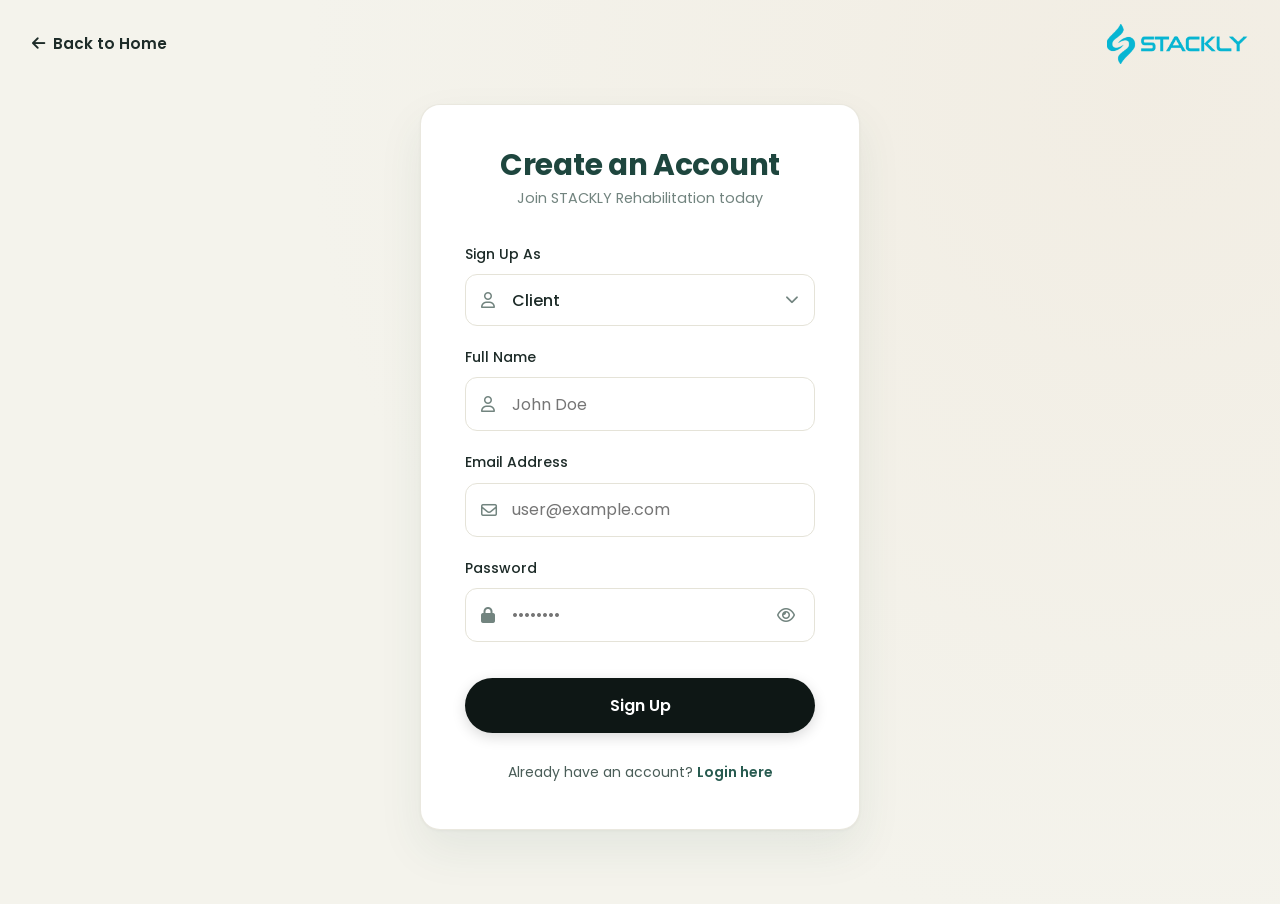
<file: signup.html>
<!DOCTYPE html>
<html lang="en">
<head>
  <meta charset="UTF-8">
  <meta name="viewport" content="width=device-width, initial-scale=1.0">
  <meta name="description" content="Create an account with STACKLY Rehabilitation to start your recovery plan and assessment tracking.">
  <title>Sign Up | STACKLY Rehabilitation</title>

  <!-- Favicon -->
  <link rel="icon" type="image/webp" href="assets/Brand-logo.webp">

  <!-- Core CSS -->
  <link rel="stylesheet" href="css/style.css">
  <link rel="stylesheet" href="css/animations.css">
  <link rel="stylesheet" href="css/responsive.css">

  <!-- Font Awesome -->
  <link rel="stylesheet" href="https://cdnjs.cloudflare.com/ajax/libs/font-awesome/6.5.1/css/all.min.css">

  <!-- GSAP CDN -->
  <script src="https://cdnjs.cloudflare.com/ajax/libs/gsap/3.12.5/gsap.min.js"></script>

  <style>
    .auth-page-wrapper {
      min-height: 100vh;
      display: flex;
      flex-direction: column;
      justify-content: space-between;
      padding: 1.5rem 2rem;
      background: radial-gradient(circle at 90% 10%, rgba(213, 167, 122, 0.08) 0%, rgba(244, 243, 236, 1) 60%);
      position: relative;
    }

    .auth-header-top {
      display: flex;
      align-items: center;
      justify-content: space-between;
      width: 100%;
      max-width: 1400px;
      margin: 0 auto;
    }

    .back-home-link {
      display: inline-flex;
      align-items: center;
      gap: 0.5rem;
      color: var(--color-text-main);
      font-weight: 600;
      font-size: 0.95rem;
      text-decoration: none;
      transition: transform var(--transition-fast), color var(--transition-fast);
    }

    .back-home-link:hover {
      color: var(--color-primary);
      transform: translateX(-4px);
    }

    .auth-header-logo img {
      height: 40px;
      width: auto;
    }

    .auth-center-stage {
      display: flex;
      align-items: center;
      justify-content: center;
      flex-grow: 1;
      padding: 2.5rem 1rem;
    }

    .auth-card-container {
      width: 100%;
      max-width: 440px;
      background: #FFFFFF;
      border-radius: var(--radius-lg);
      padding: clamp(2rem, 5vw, 2.75rem);
      box-shadow: 0 20px 45px rgba(40, 91, 80, 0.08), 0 1px 3px rgba(0, 0, 0, 0.04);
      border: 1px solid rgba(229, 227, 216, 0.8);
    }

    .auth-card-header {
      text-align: center;
      margin-bottom: 2rem;
    }

    .auth-card-title {
      font-size: 1.85rem;
      font-weight: 700;
      color: var(--color-primary-dark);
      margin-bottom: 0.35rem;
      font-family: var(--font-sans);
    }

    .auth-card-subtitle {
      font-size: 0.9rem;
      color: var(--color-text-muted);
      margin-bottom: 0;
    }

    .select-wrapper {
      position: relative;
    }

    .select-wrapper select {
      appearance: none;
      -webkit-appearance: none;
      width: 100%;
      padding: 0.85rem 2.85rem 0.85rem 2.85rem;
      background-color: #FFFFFF;
      border: 1.5px solid var(--color-bg-border);
      border-radius: var(--radius-md);
      color: var(--color-text-main);
      font-weight: 500;
      outline: none;
      cursor: pointer;
      transition: all var(--transition-fast);
    }

    .select-wrapper select:focus {
      border-color: var(--color-primary);
      box-shadow: 0 0 0 3px rgba(var(--color-primary-rgb), 0.15);
    }

    .select-caret {
      position: absolute;
      right: 1rem;
      top: 50%;
      transform: translateY(-50%);
      color: var(--color-text-muted);
      pointer-events: none;
      font-size: 0.85rem;
    }

    .btn-auth-submit {
      width: 100%;
      background-color: #0E1715;
      color: #FFFFFF;
      padding: 0.95rem 1.5rem;
      border-radius: var(--radius-pill);
      font-weight: 600;
      font-size: 1rem;
      border: none;
      cursor: pointer;
      margin-top: 1rem;
      transition: all var(--transition-fast);
      box-shadow: 0 4px 14px rgba(0, 0, 0, 0.15);
    }

    .btn-auth-submit:hover, .btn-auth-submit:focus-visible {
      background-color: var(--color-primary-dark);
      transform: translateY(-2px);
      box-shadow: 0 6px 20px rgba(40, 91, 80, 0.25);
    }

    .auth-bottom-prompt {
      text-align: center;
      margin-top: 1.75rem;
      font-size: 0.875rem;
      color: var(--color-text-secondary);
    }

    .auth-bottom-prompt a {
      font-weight: 600;
      color: var(--color-primary);
    }

    .auth-bottom-prompt a:hover {
      text-decoration: underline;
    }

    @media (max-width: 480px) {
      .auth-page-wrapper {
        padding: 1.25rem 1rem;
      }
      .auth-card-container {
        padding: 1.75rem 1.25rem;
      }
    }
  </style>
</head>
<body class="no-overflow">

  <div class="auth-page-wrapper">
    <!-- Top Bar with Back and Logo -->
    <header class="auth-header-top">
      <a href="index.html" class="back-home-link" id="link-signup-back">
        <i class="fa-solid fa-arrow-left"></i> Back to Home
      </a>
      <div class="auth-header-logo">
        <a href="index.html" aria-label="STACKLY Home">
          <img src="assets/Brand-logo.webp" alt="STACKLY Rehabilitation" class="brand-logo-img">
        </a>
      </div>
    </header>

    <!-- Center Signup Card -->
    <main class="auth-center-stage">
      <div class="auth-card-container">
        <div class="auth-card-header">
          <h1 class="auth-card-title">Create an Account</h1>
          <p class="auth-card-subtitle">Join STACKLY Rehabilitation today</p>
        </div>

        <form id="signup-form" novalidate>
          <!-- Sign Up As Dropdown -->
          <div class="form-group">
            <label for="signup-role" class="form-label">Sign Up As</label>
            <div class="select-wrapper input-with-icon">
              <i class="fa-regular fa-user input-icon"></i>
              <select id="signup-role" name="role" required>
                <option value="Client" selected>Client</option>
                <option value="Admin">Admin</option>
              </select>
              <i class="fa-solid fa-chevron-down select-caret"></i>
            </div>
          </div>

          <!-- Full Name -->
          <div class="form-group">
            <label for="signup-name" class="form-label">Full Name</label>
            <div class="input-with-icon">
              <i class="fa-regular fa-user input-icon"></i>
              <input type="text" id="signup-name" class="form-control" placeholder="John Doe" required autocomplete="name">
            </div>
            <div class="form-feedback" id="name-error"></div>
          </div>

          <!-- Email Address -->
          <div class="form-group">
            <label for="signup-email" class="form-label">Email Address</label>
            <div class="input-with-icon">
              <i class="fa-regular fa-envelope input-icon"></i>
              <input type="email" id="signup-email" class="form-control" placeholder="user@example.com" required autocomplete="email">
            </div>
            <div class="form-feedback" id="email-signup-error"></div>
          </div>

          <!-- Password with Toggle -->
          <div class="form-group">
            <label for="signup-password" class="form-label">Password</label>
            <div class="input-with-icon">
              <i class="fa-solid fa-lock input-icon"></i>
              <input type="password" id="signup-password" class="form-control" placeholder="••••••••" required autocomplete="new-password">
              <button type="button" class="btn-toggle-password" aria-label="Toggle password visibility">
                <i class="fa-regular fa-eye"></i>
              </button>
            </div>
            <div class="form-feedback" id="pass-signup-error"></div>
          </div>

          <button type="submit" class="btn-auth-submit" id="signup-submit-btn">Sign Up</button>
        </form>

        <div class="auth-bottom-prompt">
          Already have an account? <a href="login.html" id="link-login-here">Login here</a>
        </div>
      </div>
    </main>

    <div style="height: 10px;"></div>
  </div>

  <div id="toast-container" class="toast-container"></div>

  <script src="js/main.js"></script>
  <script src="js/auth.js"></script>
</body>
</html>
</file>
<file: css/style.css>
/* ==========================================================================
   STACKLY REHABILITATION - CORE DESIGN SYSTEM & STYLES
   Theme Colors:
     - Primary: #285B50 (Forest Teal)
     - Background: #F4F3EC (Warm Ivory)
     - Accent: #D5A77A (Soft Sand)
   Typography:
     - Headings / Editorial: Cormorant Garamond
     - Body / UI / Controls: Poppins
   ========================================================================== */

@import url('https://fonts.googleapis.com/css2?family=Cormorant+Garamond:ital,wght@0,400;0,500;0,600;0,700;1,400;1,600&family=Poppins:wght@300;400;500;600;700&display=swap');

:root {
  /* Exactly 3 Core Theme Colors */
  --color-primary: #285B50;     /* Forest Teal */
  --color-bg: #F4F3EC;          /* Warm Ivory */
  --color-accent: #D5A77A;      /* Soft Sand */

  /* Curated Tints & Shades of the 3 Colors */
  --color-primary-dark: #1E463E;
  --color-primary-deeper: #14302A;
  --color-primary-light: #377568;
  --color-primary-tint: #EBF2F0;
  --color-primary-rgb: 40, 91, 80;

  --color-bg-card: #FFFFFF;
  --color-bg-subtle: #FAF9F5;
  --color-bg-border: #E5E3D8;
  --color-bg-border-subtle: #ECE9DE;

  --color-accent-dark: #BF9165;
  --color-accent-light: #E2BC95;
  --color-accent-tint: #FAF4ED;
  --color-accent-rgb: 213, 167, 122;

  /* Typography Colors */
  --color-text-main: #1D2B28;
  --color-text-secondary: #4A5D58;
  --color-text-muted: #72847F;
  --color-text-light: #FAF9F5;

  /* Typography Stacks */
  --font-serif: 'Cormorant Garamond', Georgia, serif;
  --font-sans: 'Poppins', -apple-system, BlinkMacSystemFont, 'Segoe UI', Roboto, sans-serif;

  /* Elevation Shadows */
  --shadow-sm: 0 2px 8px rgba(40, 91, 80, 0.05);
  --shadow-md: 0 8px 24px rgba(40, 91, 80, 0.08);
  --shadow-lg: 0 16px 40px rgba(40, 91, 80, 0.12);
  --shadow-card: 0 10px 30px rgba(40, 91, 80, 0.06);

  /* Radius */
  --radius-sm: 6px;
  --radius-md: 12px;
  --radius-lg: 20px;
  --radius-xl: 28px;
  --radius-pill: 9999px;

  /* Transition Speeds */
  --transition-fast: 0.2s cubic-bezier(0.16, 1, 0.3, 1);
  --transition-normal: 0.35s cubic-bezier(0.16, 1, 0.3, 1);
  --transition-slow: 0.6s cubic-bezier(0.16, 1, 0.3, 1);

  /* Container Widths */
  --container-max: 1280px;
  --header-height: 84px;
}

/* CSS Reset & Global Layout */
*, *::before, *::after {
  box-sizing: border-box;
  margin: 0;
  padding: 0;
}

html {
  font-size: 16px;
  scroll-behavior: smooth;
  -webkit-font-smoothing: antialiased;
  -moz-osx-font-smoothing: grayscale;
}

body {
  font-family: var(--font-sans);
  background-color: var(--color-bg);
  color: var(--color-text-main);
  line-height: 1.65;
  overflow-x: hidden;
  position: relative;
  min-height: 100vh;
}

/* Horizontal Overflow Protection */
body, header, main, footer, section {
  max-width: 100vw;
  overflow-x: clip;
}

/* Headings */
h1, h2, h3, h4, h5, h6 {
  color: var(--color-primary-dark);
  font-family: var(--font-serif);
  font-weight: 600;
  line-height: 1.2;
  letter-spacing: -0.01em;
}

h1 {
  font-size: clamp(2.5rem, 5vw + 1rem, 4.5rem);
  font-weight: 700;
  line-height: 1.1;
}

h2 {
  font-size: clamp(2rem, 3.5vw + 0.5rem, 3.25rem);
  line-height: 1.15;
}

h3 {
  font-size: clamp(1.4rem, 2vw + 0.2rem, 2rem);
}

h4 {
  font-size: 1.25rem;
  font-family: var(--font-sans);
  font-weight: 600;
}

p {
  color: var(--color-text-secondary);
  font-size: 1rem;
  margin-bottom: 1rem;
}

p.lead {
  font-size: 1.15rem;
  line-height: 1.75;
  color: var(--color-text-secondary);
}

a {
  color: var(--color-primary);
  text-decoration: none;
  transition: color var(--transition-fast), background-color var(--transition-fast), border-color var(--transition-fast), transform var(--transition-fast);
}

a:hover, a:focus-visible {
  color: var(--color-accent-dark);
}

img {
  max-width: 100%;
  height: auto;
  display: block;
  object-fit: cover;
}

button, input, select, textarea {
  font-family: var(--font-sans);
  font-size: 1rem;
}

/* Section Container */
.container {
  width: 100%;
  max-width: var(--container-max);
  margin-left: auto;
  margin-right: auto;
  padding-left: clamp(1rem, 3vw, 2rem);
  padding-right: clamp(1rem, 3vw, 2rem);
}

.section {
  padding: clamp(3.5rem, 7vw, 6.5rem) 0;
  position: relative;
}

.section-bg-alt {
  background-color: var(--color-bg-subtle);
  border-top: 1px solid var(--color-bg-border);
  border-bottom: 1px solid var(--color-bg-border);
}

.section-header {
  text-align: center;
  max-width: 760px;
  margin: 0 auto clamp(2.5rem, 5vw, 4rem) auto;
}

.section-badge {
  display: inline-flex;
  align-items: center;
  gap: 0.5rem;
  padding: 0.35rem 1rem;
  background-color: var(--color-primary-tint);
  color: var(--color-primary);
  border: 1px solid rgba(var(--color-primary-rgb), 0.2);
  border-radius: var(--radius-pill);
  font-size: 0.825rem;
  font-weight: 600;
  letter-spacing: 0.08em;
  text-transform: uppercase;
  margin-bottom: 1rem;
}

.section-title {
  margin-bottom: 1rem;
}

.section-subtitle {
  font-size: 1.1rem;
  color: var(--color-text-secondary);
  line-height: 1.7;
}

/* ==========================================================================
   BUTTONS & ACTIONS
   ========================================================================== */
.btn {
  display: inline-flex;
  align-items: center;
  justify-content: center;
  gap: 0.65rem;
  padding: 0.85rem 1.85rem;
  border-radius: var(--radius-pill);
  font-size: 0.95rem;
  font-weight: 500;
  line-height: 1;
  cursor: pointer;
  border: 1.5px solid transparent;
  transition: all var(--transition-fast);
  text-align: center;
  white-space: nowrap;
}

.btn-primary {
  background-color: var(--color-primary);
  color: #FFFFFF;
  border-color: var(--color-primary);
  box-shadow: 0 4px 14px rgba(40, 91, 80, 0.2);
}

.btn-primary:hover, .btn-primary:focus-visible {
  background-color: var(--color-primary-dark);
  border-color: var(--color-primary-dark);
  color: #FFFFFF;
  transform: translateY(-2px);
  box-shadow: 0 8px 20px rgba(40, 91, 80, 0.25);
}

.btn-accent {
  background-color: var(--color-accent);
  color: var(--color-text-main);
  border-color: var(--color-accent);
  font-weight: 600;
  box-shadow: 0 4px 14px rgba(213, 167, 122, 0.3);
}

.btn-accent:hover, .btn-accent:focus-visible {
  background-color: var(--color-accent-dark);
  border-color: var(--color-accent-dark);
  color: #FFFFFF;
  transform: translateY(-2px);
  box-shadow: 0 8px 20px rgba(213, 167, 122, 0.35);
}

.btn-outline {
  background-color: transparent;
  color: var(--color-primary);
  border-color: var(--color-primary);
}

.btn-outline:hover, .btn-outline:focus-visible {
  background-color: var(--color-primary);
  color: #FFFFFF;
  transform: translateY(-2px);
}

.btn-white {
  background-color: #FFFFFF;
  color: var(--color-primary);
  border-color: #FFFFFF;
  box-shadow: var(--shadow-sm);
}

.btn-white:hover, .btn-white:focus-visible {
  background-color: var(--color-bg);
  color: var(--color-primary-dark);
  transform: translateY(-2px);
}

.btn-lg {
  padding: 1.05rem 2.25rem;
  font-size: 1.05rem;
}

.btn-sm {
  padding: 0.5rem 1.15rem;
  font-size: 0.85rem;
}

/* ==========================================================================
   NAVIGATION BAR
   ========================================================================== */
.site-header {
  position: sticky;
  top: 0;
  z-index: 1020;
  background-color: rgba(244, 243, 236, 0.94);
  backdrop-filter: blur(12px);
  -webkit-backdrop-filter: blur(12px);
  border-bottom: 1px solid rgba(229, 227, 216, 0.8);
  transition: all var(--transition-normal);
  height: var(--header-height);
}

.site-header.scrolled {
  background-color: rgba(244, 243, 236, 0.98);
  box-shadow: var(--shadow-sm);
  border-bottom-color: var(--color-bg-border);
}

.site-header.menu-open {
  background-color: var(--color-bg);
  border-bottom-color: transparent;
  box-shadow: none;
}

.nav-container {
  display: flex;
  align-items: center;
  justify-content: space-between;
  height: 100%;
}

.nav-logo-link {
  display: inline-flex;
  align-items: center;
  gap: 0.75rem;
  text-decoration: none;
  z-index: 1030;
}

.brand-logo-img {
  height: 44px;
  width: auto;
  object-fit: contain;
  transition: transform var(--transition-fast);
}

.nav-logo-link:hover .brand-logo-img {
  transform: scale(1.02);
}

/* Center Nav Links */
.nav-menu-wrapper {
  display: flex;
  align-items: center;
  justify-content: center;
}

.nav-links {
  display: flex;
  align-items: center;
  list-style: none;
  gap: 2.25rem;
}

.nav-link {
  font-family: var(--font-sans);
  font-size: 0.95rem;
  font-weight: 500;
  color: var(--color-text-main);
  position: relative;
  padding: 0.5rem 0;
  transition: color var(--transition-fast);
}

.nav-link::after {
  content: '';
  position: absolute;
  bottom: 0;
  left: 0;
  width: 0%;
  height: 2px;
  background-color: var(--color-primary);
  transition: width var(--transition-fast);
  border-radius: var(--radius-pill);
}

.nav-link:hover, .nav-link:focus-visible {
  color: var(--color-primary);
}

.nav-link:hover::after, .nav-link:focus-visible::after, .nav-link.active::after {
  width: 100%;
}

.nav-link.active {
  color: var(--color-primary);
  font-weight: 600;
}

/* Nav Actions (Right) */
.nav-actions {
  display: flex;
  align-items: center;
  gap: 1rem;
  z-index: 1030;
}

.btn-nav-login {
  padding: 0.65rem 1.6rem;
  font-size: 0.9rem;
}

/* Mobile Hamburger Button */
.hamburger-btn {
  display: none;
  background: transparent;
  border: none;
  cursor: pointer;
  width: 44px;
  height: 44px;
  padding: 8px;
  border-radius: var(--radius-sm);
  position: relative;
  z-index: 1030;
  align-items: center;
  justify-content: center;
  flex-direction: column;
  gap: 5px;
}

.hamburger-line {
  display: block;
  width: 24px;
  height: 2px;
  background-color: var(--color-primary-dark);
  border-radius: 2px;
  transition: transform var(--transition-normal), opacity var(--transition-fast);
}

.hamburger-btn.is-active .hamburger-line:nth-child(1) {
  transform: translateY(7px) rotate(45deg);
}

.hamburger-btn.is-active .hamburger-line:nth-child(2) {
  opacity: 0;
}

.hamburger-btn.is-active .hamburger-line:nth-child(3) {
  transform: translateY(-7px) rotate(-45deg);
}

.nav-mobile-actions {
  display: none;
}

.nav-backdrop {
  position: fixed;
  inset: 0;
  background-color: rgba(20, 48, 42, 0.45);
  backdrop-filter: blur(4px);
  -webkit-backdrop-filter: blur(4px);
  opacity: 0;
  visibility: hidden;
  pointer-events: none;
  transition: opacity var(--transition-normal), visibility var(--transition-normal);
  z-index: 1010;
}

.nav-backdrop.is-active {
  opacity: 1;
  visibility: visible;
  pointer-events: auto;
}

/* ==========================================================================
   CARDS & COMMON COMPONENTS
   ========================================================================== */
.card {
  background-color: var(--color-bg-card);
  border: 1px solid var(--color-bg-border);
  border-radius: var(--radius-lg);
  padding: clamp(1.5rem, 3vw, 2.25rem);
  box-shadow: var(--shadow-card);
  transition: transform var(--transition-normal), box-shadow var(--transition-normal), border-color var(--transition-normal);
  position: relative;
  overflow: hidden;
}

.card:hover {
  transform: translateY(-4px);
  box-shadow: var(--shadow-lg);
  border-color: rgba(var(--color-primary-rgb), 0.3);
}

.card-img-wrapper {
  position: relative;
  border-radius: var(--radius-md);
  overflow: hidden;
  margin-bottom: 1.5rem;
  background-color: var(--color-bg-subtle);
  aspect-ratio: 16 / 10;
}

.card-img {
  width: 100%;
  height: 100%;
  object-fit: cover;
  transition: transform var(--transition-slow);
}

.card:hover .card-img {
  transform: scale(1.05);
}

.badge-tag {
  display: inline-block;
  padding: 0.25rem 0.75rem;
  background-color: var(--color-primary-tint);
  color: var(--color-primary);
  border-radius: var(--radius-pill);
  font-size: 0.775rem;
  font-weight: 600;
  text-transform: uppercase;
  letter-spacing: 0.05em;
  margin-bottom: 0.75rem;
}

.badge-accent {
  background-color: var(--color-accent-tint);
  color: var(--color-accent-dark);
}

/* ==========================================================================
   FOOTER
   ========================================================================== */
.site-footer {
  background-color: #172824;
  color: #F4F3EC;
  padding-top: clamp(4rem, 6vw, 5.5rem);
  border-top: 3px solid var(--color-accent);
}

.footer-top {
  display: grid;
  grid-template-columns: 1.4fr 1fr 1.2fr 1.4fr;
  gap: clamp(2rem, 4vw, 3.5rem);
  padding-bottom: 3.5rem;
  border-bottom: 1px solid rgba(244, 243, 236, 0.12);
}

.footer-brand {
  display: flex;
  flex-direction: column;
  gap: 1.25rem;
}

.footer-brand .brand-logo-img {
  filter: brightness(0) invert(1);
  height: 48px;
}

.footer-desc {
  color: rgba(244, 243, 236, 0.75);
  font-size: 0.925rem;
  line-height: 1.7;
}

.footer-social-links {
  display: flex;
  gap: 0.75rem;
  margin-top: 0.5rem;
}

.social-icon-btn {
  width: 40px;
  height: 40px;
  border-radius: var(--radius-pill);
  background-color: rgba(244, 243, 236, 0.08);
  border: 1px solid rgba(244, 243, 236, 0.15);
  display: inline-flex;
  align-items: center;
  justify-content: center;
  color: #F4F3EC;
  transition: all var(--transition-fast);
}

.social-icon-btn:hover, .social-icon-btn:focus-visible {
  background-color: var(--color-accent);
  color: #172824;
  border-color: var(--color-accent);
  transform: translateY(-3px);
}

.footer-col-title {
  color: #FFFFFF;
  font-family: var(--font-serif);
  font-size: 1.35rem;
  font-weight: 600;
  margin-bottom: 1.35rem;
  position: relative;
}

.footer-links-list {
  list-style: none;
  display: flex;
  flex-direction: column;
  gap: 0.75rem;
}

.footer-links-list a {
  color: rgba(244, 243, 236, 0.75);
  font-size: 0.925rem;
  transition: all var(--transition-fast);
  display: inline-flex;
  align-items: center;
  gap: 0.5rem;
}

.footer-links-list a:hover, .footer-links-list a:focus-visible {
  color: var(--color-accent);
  transform: translateX(4px);
}

/* Branch Office Card in Footer */
.footer-branch-grid {
  display: grid;
  grid-template-columns: 1fr;
  gap: 1.25rem;
}

.footer-branch-item {
  background-color: rgba(244, 243, 236, 0.04);
  border: 1px solid rgba(244, 243, 236, 0.08);
  border-radius: var(--radius-md);
  padding: 1.25rem;
}

.branch-city-title {
  color: var(--color-accent);
  font-size: 0.95rem;
  font-weight: 600;
  margin-bottom: 0.35rem;
  font-family: var(--font-sans);
}

.branch-address {
  font-size: 0.825rem;
  color: rgba(244, 243, 236, 0.65);
  line-height: 1.5;
  margin-bottom: 0;
}

.footer-bottom {
  padding: 2rem 0;
  display: flex;
  align-items: center;
  justify-content: space-between;
  flex-wrap: wrap;
  gap: 1rem;
  font-size: 0.875rem;
  color: rgba(244, 243, 236, 0.55);
}

.footer-bottom-links {
  display: flex;
  gap: 1.5rem;
}

.footer-bottom-links a {
  color: rgba(244, 243, 236, 0.55);
}

.footer-bottom-links a:hover {
  color: var(--color-accent);
}

/* ==========================================================================
   FORMS & INPUTS
   ========================================================================== */
.form-group {
  margin-bottom: 1.25rem;
  position: relative;
}

.form-label {
  display: block;
  font-size: 0.875rem;
  font-weight: 500;
  color: var(--color-text-main);
  margin-bottom: 0.5rem;
}

.input-with-icon {
  position: relative;
}

.input-icon {
  position: absolute;
  left: 1rem;
  top: 50%;
  transform: translateY(-50%);
  color: var(--color-text-muted);
  font-size: 1rem;
  pointer-events: none;
}

.form-control {
  width: 100%;
  padding: 0.85rem 1.15rem;
  background-color: #FFFFFF;
  border: 1.5px solid var(--color-bg-border);
  border-radius: var(--radius-md);
  color: var(--color-text-main);
  transition: all var(--transition-fast);
  outline: none;
}

.input-with-icon .form-control {
  padding-left: 2.85rem;
}

.form-control:focus {
  border-color: var(--color-primary);
  box-shadow: 0 0 0 3px rgba(var(--color-primary-rgb), 0.15);
}

.form-control.is-invalid {
  border-color: #D32F2F;
  background-color: #FFF9F9;
}

.form-feedback {
  font-size: 0.8rem;
  color: #D32F2F;
  margin-top: 0.35rem;
  display: none;
}

.form-control.is-invalid + .form-feedback,
.form-group.has-error .form-feedback {
  display: block;
}

/* Password Toggle Eye */
.btn-toggle-password {
  position: absolute;
  right: 1rem;
  top: 50%;
  transform: translateY(-50%);
  background: transparent;
  border: none;
  color: var(--color-text-muted);
  cursor: pointer;
  padding: 4px;
}

.btn-toggle-password:hover {
  color: var(--color-text-main);
}

/* ==========================================================================
   ACCORDIONS
   ========================================================================== */
.faq-accordion {
  display: flex;
  flex-direction: column;
  gap: 1rem;
  max-width: 840px;
  margin: 0 auto;
}

.faq-item {
  background-color: var(--color-bg-card);
  border: 1px solid var(--color-bg-border);
  border-radius: var(--radius-md);
  overflow: hidden;
  transition: border-color var(--transition-fast), box-shadow var(--transition-fast);
}

.faq-item.is-active {
  border-color: var(--color-primary);
  box-shadow: var(--shadow-sm);
}

.faq-header {
  width: 100%;
  display: flex;
  align-items: center;
  justify-content: space-between;
  padding: 1.25rem 1.5rem;
  background: transparent;
  border: none;
  cursor: pointer;
  text-align: left;
  gap: 1rem;
}

.faq-question {
  font-family: var(--font-sans);
  font-size: 1.05rem;
  font-weight: 600;
  color: var(--color-text-main);
  margin: 0;
}

.faq-icon {
  width: 28px;
  height: 28px;
  border-radius: var(--radius-pill);
  background-color: var(--color-primary-tint);
  color: var(--color-primary);
  display: inline-flex;
  align-items: center;
  justify-content: center;
  flex-shrink: 0;
  transition: transform var(--transition-normal), background-color var(--transition-fast);
  font-size: 0.85rem;
}

.faq-item.is-active .faq-icon {
  transform: rotate(180deg);
  background-color: var(--color-primary);
  color: #FFFFFF;
}

.faq-body {
  max-height: 0;
  overflow: hidden;
  transition: max-height var(--transition-normal);
  padding: 0 1.5rem;
}

.faq-body-content {
  padding-bottom: 1.25rem;
  color: var(--color-text-secondary);
  line-height: 1.7;
}

/* ==========================================================================
   TOAST NOTIFICATIONS
   ========================================================================== */
.toast-container {
  position: fixed;
  bottom: 2rem;
  right: 2rem;
  z-index: 9999;
  display: flex;
  flex-direction: column;
  gap: 0.75rem;
  pointer-events: none;
}

.toast {
  pointer-events: auto;
  min-width: 280px;
  max-width: 420px;
  padding: 1rem 1.25rem;
  background-color: #172824;
  color: #F4F3EC;
  border-left: 4px solid var(--color-accent);
  border-radius: var(--radius-sm);
  box-shadow: var(--shadow-lg);
  font-size: 0.9rem;
  display: flex;
  align-items: center;
  justify-content: space-between;
  gap: 1rem;
  transform: translateY(20px);
  opacity: 0;
  transition: all var(--transition-normal);
}

.toast.show {
  transform: translateY(0);
  opacity: 1;
}

.toast.toast-success {
  border-left-color: var(--color-primary-light);
}

.toast.toast-error {
  border-left-color: #E57373;
}

/* ==========================================================================
   PAGE GRIDS & CONTENT LAYOUTS
   ========================================================================== */
.hero-grid {
  display: grid;
  grid-template-columns: 1.15fr 1fr;
  gap: clamp(2rem, 5vw, 4rem);
  align-items: center;
}

.hero-badges-row {
  display: flex;
  gap: 2rem;
  margin-top: 2.5rem;
  padding-top: 1.5rem;
  border-top: 1px solid var(--color-bg-border);
  flex-wrap: wrap;
}

.hero-badge-item {
  flex: 1;
  min-width: 100px;
}

.content-split-grid {
  display: grid;
  grid-template-columns: 1fr 1fr;
  gap: clamp(2rem, 5vw, 4.5rem);
  align-items: center;
}

.facilities-grid {
  display: grid;
  grid-template-columns: repeat(auto-fit, minmax(300px, 1fr));
  gap: 2rem;
}

.patient-stories-grid {
  display: grid;
  grid-template-columns: repeat(auto-fit, minmax(320px, 1fr));
  gap: 2rem;
}

.why-choose-grid {
  display: grid;
  grid-template-columns: repeat(auto-fit, minmax(260px, 1fr));
  gap: 1.75rem;
}

.final-cta-card {
  background-color: var(--color-bg-card);
  border: 2px solid rgba(40, 91, 80, 0.15);
  border-radius: var(--radius-xl);
  padding: clamp(2.5rem, 6vw, 4.5rem);
  box-shadow: var(--shadow-lg);
  text-align: center;
  max-width: 900px;
  margin: 0 auto;
  position: relative;
}

.final-cta-buttons {
  display: flex;
  justify-content: center;
  gap: 1.25rem;
  flex-wrap: wrap;
}

.form-row-grid {
  display: grid;
  grid-template-columns: 1fr 1fr;
  gap: 1.25rem;
}

.program-actions-group {
  display: flex;
  gap: 1rem;
  margin-top: 1rem;
  flex-wrap: wrap;
}
</file>
<file: css/dashboard.css>
/* ==========================================================================
   STACKLY REHABILITATION - DASHBOARDS (ADMIN / PATIENT)
   Visual language: Dark clinical theme, deep surface gradients, glassmorphism,
   responsive CSS grid with minmax guards, real-time status pulses, and
   polished micro-interactions. Zero horizontal overflow on any viewport.
   ========================================================================== */

:root {
  --dash-bg: #0C1513;
  --dash-sidebar: #080E0D;
  --dash-surface: #13221E;
  --dash-surface-hover: #1A2D28;
  --dash-card: #152521;
  --dash-card-hover: #192D28;
  --dash-border: #1E3630;
  --dash-border-subtle: #172B26;
  --dash-border-glow: rgba(61, 161, 141, 0.28);
  
  --dash-text: #F4F3EC;
  --dash-text-muted: #8FA7A0;
  --dash-text-dim: #607973;
  
  --dash-primary: #3DA18D;
  --dash-primary-glow: rgba(61, 161, 141, 0.18);
  --dash-accent: #D5A77A;
  --dash-accent-glow: rgba(213, 167, 122, 0.18);
  --dash-success: #4EBA88;
  --dash-warning: #E8AA42;
  --dash-danger: #E05252;
  
  --dash-sidebar-width: 260px;
  --dash-header-height: 72px;
}

/* Global Reset & Base for Dashboard */
html, body.dashboard-body {
  width: 100%;
  max-width: 100%;
  box-sizing: border-box;
}

body.dashboard-body {
  overflow-x: clip;
}

body.dashboard-body.no-overflow {
  overflow-x: clip !important;
}

*, *::before, *::after {
  box-sizing: border-box;
}

body.dashboard-body {
  background-color: var(--dash-bg);
  background-image: 
    radial-gradient(circle at 10% 10%, rgba(61, 161, 141, 0.04) 0%, transparent 40%),
    radial-gradient(circle at 90% 80%, rgba(213, 167, 122, 0.03) 0%, transparent 40%);
  color: var(--dash-text);
  display: flex;
  min-height: 100vh;
  font-family: var(--font-sans);
  position: relative;
}

/* ==========================================================================
   SIDEBAR
   ========================================================================== */
.dash-sidebar {
  width: var(--dash-sidebar-width);
  background-color: var(--dash-sidebar);
  border-right: 1px solid var(--dash-border);
  display: flex;
  flex-direction: column;
  position: fixed;
  top: 0;
  left: 0;
  bottom: 0;
  z-index: 1050;
  transition: transform var(--transition-normal);
}

.dash-brand-bar {
  height: var(--dash-header-height);
  padding: 0 1.5rem;
  display: flex;
  align-items: center;
  justify-content: space-between;
  border-bottom: 1px solid var(--dash-border);
  background: rgba(8, 14, 13, 0.8);
  backdrop-filter: blur(10px);
}

.dash-brand-logo {
  height: 34px;
  width: auto;
  filter: brightness(0) invert(1);
  transition: transform var(--transition-fast);
}

.dash-brand-bar a:hover .dash-brand-logo {
  transform: scale(1.02);
}

.dash-role-badge {
  font-size: 0.68rem;
  padding: 0.22rem 0.6rem;
  border-radius: var(--radius-pill);
  background-color: rgba(61, 161, 141, 0.15);
  color: var(--dash-primary);
  border: 1px solid rgba(61, 161, 141, 0.35);
  font-weight: 700;
  letter-spacing: 0.05em;
  text-transform: uppercase;
}

/* 5 Main Menus */
.dash-nav-menu {
  list-style: none;
  padding: 1.25rem 0.85rem;
  display: flex;
  flex-direction: column;
  gap: 0.4rem;
  flex-grow: 1;
  overflow-y: auto;
}

.dash-nav-item a, 
.dash-nav-item button {
  width: 100%;
  display: flex;
  align-items: center;
  gap: 0.85rem;
  padding: 0.85rem 1rem;
  border-radius: var(--radius-md);
  color: var(--dash-text-muted);
  font-size: 0.92rem;
  font-weight: 500;
  background: transparent;
  border: 1px solid transparent;
  text-decoration: none;
  cursor: pointer;
  transition: all var(--transition-fast);
  text-align: left;
}

.dash-nav-item a:hover {
  background-color: var(--dash-surface-hover);
  color: var(--dash-text);
  border-color: rgba(61, 161, 141, 0.15);
}

.dash-nav-item a.active {
  color: #FFFFFF;
  background: linear-gradient(90deg, rgba(61, 161, 141, 0.18) 0%, rgba(61, 161, 141, 0.05) 100%);
  border: 1px solid rgba(61, 161, 141, 0.3);
  border-left: 3px solid var(--dash-accent);
  box-shadow: inset 0 0 12px rgba(61, 161, 141, 0.08);
}

.dash-nav-item i {
  font-size: 1.05rem;
  width: 22px;
  text-align: center;
  color: var(--dash-text-dim);
  transition: color var(--transition-fast);
}

.dash-nav-item a:hover i,
.dash-nav-item a.active i {
  color: var(--dash-primary);
}

/* Sidebar Footer / User Profile */
.dash-user-bar {
  padding: 1rem 1.25rem;
  border-top: 1px solid var(--dash-border);
  display: flex;
  align-items: center;
  justify-content: space-between;
  background: rgba(8, 14, 13, 0.7);
  gap: 0.75rem;
}

.dash-user-info {
  display: flex;
  align-items: center;
  gap: 0.75rem;
  min-width: 0;
  flex: 1;
}

.dash-user-avatar {
  width: 38px;
  height: 38px;
  border-radius: var(--radius-pill);
  background: linear-gradient(135deg, var(--dash-primary), #2B7A6A);
  color: #FFFFFF;
  display: flex;
  align-items: center;
  justify-content: center;
  font-weight: 700;
  font-size: 0.85rem;
  flex-shrink: 0;
  box-shadow: 0 2px 8px rgba(61, 161, 141, 0.3);
}

.dash-user-name {
  font-size: 0.85rem;
  font-weight: 600;
  color: var(--dash-text);
  white-space: nowrap;
  overflow: hidden;
  text-overflow: ellipsis;
}

.dash-user-role {
  font-size: 0.72rem;
  color: var(--dash-text-dim);
  white-space: nowrap;
  overflow: hidden;
  text-overflow: ellipsis;
}

.btn-dash-logout {
  background: transparent;
  border: 1px solid transparent;
  color: var(--dash-text-dim);
  cursor: pointer;
  padding: 0.45rem;
  border-radius: var(--radius-sm);
  transition: all var(--transition-fast);
  flex-shrink: 0;
}

.btn-dash-logout:hover {
  color: var(--dash-danger);
  background: rgba(224, 82, 82, 0.1);
  border-color: rgba(224, 82, 82, 0.2);
}

/* ==========================================================================
   MAIN DASHBOARD WORKSPACE AREA
   ========================================================================== */
.dash-main-area {
  margin-left: var(--dash-sidebar-width);
  width: calc(100% - var(--dash-sidebar-width));
  min-width: 0;
  max-width: calc(100% - var(--dash-sidebar-width));
  min-height: 100vh;
  display: flex;
  flex-direction: column;
  overflow-x: clip;
  background-color: var(--dash-bg);
  position: relative;
}

/* Topbar - Sticky Header */
.dash-topbar {
  min-height: var(--dash-header-height);
  background-color: rgba(12, 21, 19, 0.95);
  border-bottom: 1px solid var(--dash-border);
  padding: 0.75rem clamp(1.25rem, 2.5vw, 2.25rem);
  display: flex;
  align-items: center;
  justify-content: space-between;
  position: sticky;
  top: 0;
  z-index: 1000;
  backdrop-filter: blur(16px);
  -webkit-backdrop-filter: blur(16px);
  box-shadow: 0 4px 20px rgba(0, 0, 0, 0.35);
  gap: 1rem;
  flex-wrap: wrap;
}

.dash-page-heading {
  display: flex;
  flex-direction: column;
  min-width: 0;
}

.dash-page-title {
  font-family: var(--font-sans);
  font-size: 1.15rem;
  font-weight: 600;
  color: var(--dash-text);
  line-height: 1.25;
  display: flex;
  align-items: center;
  gap: 0.6rem;
  flex-wrap: wrap;
}

.dash-page-subtitle {
  font-size: 0.78rem;
  color: var(--dash-text-muted);
  margin-top: 0.15rem;
}

.dash-top-actions {
  display: flex;
  align-items: center;
  gap: 0.75rem;
  flex-shrink: 0;
}

.dash-live-badge {
  display: inline-flex;
  align-items: center;
  gap: 0.45rem;
  padding: 0.3rem 0.75rem;
  background: rgba(78, 186, 136, 0.1);
  border: 1px solid rgba(78, 186, 136, 0.25);
  border-radius: var(--radius-pill);
  font-size: 0.75rem;
  font-weight: 600;
  color: var(--dash-success);
}

.pulse-dot {
  display: inline-block;
  width: 7px;
  height: 7px;
  border-radius: 50%;
  background-color: var(--dash-success);
  box-shadow: 0 0 0 0 rgba(78, 186, 136, 0.7);
  animation: pulse-ring 2s infinite cubic-bezier(0.45, 0, 0.55, 1);
  flex-shrink: 0;
}

@keyframes pulse-ring {
  0% {
    transform: scale(0.95);
    box-shadow: 0 0 0 0 rgba(78, 186, 136, 0.7);
  }
  70% {
    transform: scale(1);
    box-shadow: 0 0 0 7px rgba(78, 186, 136, 0);
  }
  100% {
    transform: scale(0.95);
    box-shadow: 0 0 0 0 rgba(78, 186, 136, 0);
  }
}

.btn-dash-refresh {
  background-color: var(--dash-surface);
  border: 1px solid var(--dash-border);
  color: var(--dash-text-muted);
  padding: 0.45rem 0.9rem;
  border-radius: var(--radius-md);
  cursor: pointer;
  display: inline-flex;
  align-items: center;
  gap: 0.5rem;
  font-size: 0.825rem;
  font-weight: 500;
  transition: all var(--transition-fast);
}

.btn-dash-refresh:hover {
  background-color: var(--dash-surface-hover);
  color: var(--dash-text);
  border-color: var(--dash-primary);
  box-shadow: 0 2px 10px rgba(61, 161, 141, 0.15);
}

.btn-dash-refresh.spinning i {
  animation: spin 0.8s linear infinite;
}

@keyframes spin {
  100% { transform: rotate(360deg); }
}

/* Main Content Body */
.dash-content-body {
  padding: clamp(1.25rem, 2.5vw, 2.25rem);
  flex-grow: 1;
  width: 100%;
  max-width: 100%;
  min-width: 0;
  box-sizing: border-box;
}

.dash-view-section {
  width: 100%;
  max-width: 100%;
  min-width: 0;
}

/* ==========================================================================
   KPI CARDS GRID (3 EXECUTIVE CARDS)
   ========================================================================== */
.kpi-cards-grid {
  display: grid;
  grid-template-columns: repeat(3, minmax(0, 1fr));
  gap: 1.25rem;
  margin-bottom: 1.75rem;
  width: 100%;
  max-width: 100%;
  min-width: 0;
}

.kpi-card {
  background: linear-gradient(145deg, #162622 0%, #12201D 100%);
  border: 1px solid var(--dash-border);
  border-radius: var(--radius-lg);
  padding: 1.35rem 1.45rem;
  display: flex;
  align-items: flex-start;
  justify-content: space-between;
  position: relative;
  overflow: hidden;
  box-shadow: 0 6px 20px -4px rgba(0, 0, 0, 0.35);
  transition: transform var(--transition-fast), border-color var(--transition-fast), box-shadow var(--transition-fast);
  min-width: 0;
}

.kpi-card:hover {
  transform: translateY(-3px);
  border-color: rgba(61, 161, 141, 0.4);
  box-shadow: 0 10px 28px -6px rgba(0, 0, 0, 0.45), 0 0 15px rgba(61, 161, 141, 0.08);
}

.kpi-card::before {
  content: '';
  position: absolute;
  top: 0;
  left: 0;
  right: 0;
  height: 3px;
  background: linear-gradient(90deg, var(--dash-primary), transparent);
}

.kpi-card.kpi-accent::before {
  background: linear-gradient(90deg, var(--dash-accent), transparent);
}

.kpi-card.kpi-warning::before {
  background: linear-gradient(90deg, var(--dash-warning), transparent);
}

.kpi-card-content {
  display: flex;
  flex-direction: column;
  min-width: 0;
  flex: 1;
}

.kpi-label {
  font-size: 0.72rem;
  text-transform: uppercase;
  letter-spacing: 0.08em;
  color: var(--dash-text-muted);
  font-weight: 600;
  margin-bottom: 0.4rem;
  white-space: nowrap;
  overflow: hidden;
  text-overflow: ellipsis;
}

.kpi-value {
  font-size: 2.25rem;
  font-weight: 700;
  color: #FFFFFF;
  line-height: 1.1;
  font-family: var(--font-sans);
  font-variant-numeric: tabular-nums;
  margin-bottom: 0.5rem;
}

.kpi-trend {
  font-size: 0.76rem;
  color: var(--dash-success);
  display: inline-flex;
  align-items: center;
  gap: 0.4rem;
  padding: 0.2rem 0.55rem;
  background: rgba(78, 186, 136, 0.12);
  border: 1px solid rgba(78, 186, 136, 0.22);
  border-radius: var(--radius-pill);
  font-weight: 500;
  width: fit-content;
  max-width: 100%;
}

.kpi-trend.trend-accent {
  color: var(--dash-accent);
  background: rgba(213, 167, 122, 0.12);
  border-color: rgba(213, 167, 122, 0.25);
}

.kpi-trend.trend-warning {
  color: var(--dash-warning);
  background: rgba(232, 170, 66, 0.12);
  border-color: rgba(232, 170, 66, 0.25);
}

.kpi-icon-wrap {
  width: 48px;
  height: 48px;
  border-radius: var(--radius-md);
  background: radial-gradient(circle, rgba(61, 161, 141, 0.16) 0%, rgba(61, 161, 141, 0.04) 100%);
  border: 1px solid rgba(61, 161, 141, 0.25);
  color: var(--dash-primary);
  display: flex;
  align-items: center;
  justify-content: center;
  font-size: 1.3rem;
  flex-shrink: 0;
  margin-left: 0.75rem;
}

/* ==========================================================================
   DASHBOARD PANELS GRID & CARDS
   ========================================================================== */
.dash-panel-grid {
  display: grid;
  grid-template-columns: minmax(0, 1.7fr) minmax(320px, 1fr);
  gap: 1.5rem;
  margin-bottom: 1.5rem;
  align-items: start;
  width: 100%;
  max-width: 100%;
  min-width: 0;
}

.dash-panel-grid-half {
  display: grid;
  grid-template-columns: repeat(2, minmax(0, 1fr));
  gap: 1.5rem;
  margin-bottom: 1.5rem;
  align-items: stretch;
  width: 100%;
  max-width: 100%;
  min-width: 0;
}

.dash-panel {
  background: linear-gradient(145deg, #162622 0%, #12201D 100%);
  border: 1px solid var(--dash-border);
  border-radius: var(--radius-lg);
  padding: 1.4rem 1.5rem;
  box-shadow: 0 6px 22px -4px rgba(0, 0, 0, 0.3);
  min-width: 0;
  max-width: 100%;
  overflow: hidden;
  position: relative;
}

.dash-panel-header {
  display: flex;
  align-items: center;
  justify-content: space-between;
  margin-bottom: 1.25rem;
  padding-bottom: 0.85rem;
  border-bottom: 1px solid var(--dash-border-subtle);
  gap: 0.75rem;
  flex-wrap: wrap;
}

.dash-panel-title {
  font-family: var(--font-sans);
  font-size: 1.025rem;
  font-weight: 600;
  color: var(--dash-text);
  display: flex;
  align-items: center;
  gap: 0.55rem;
  margin: 0;
}

.dash-panel-meta {
  font-size: 0.78rem;
  color: var(--dash-text-muted);
  display: inline-flex;
  align-items: center;
  gap: 0.4rem;
}

/* ==========================================================================
   DATA TABLES (APPOINTMENTS / SCHEDULE / PATIENTS)
   ========================================================================== */
.dash-table-wrapper {
  width: 100%;
  max-width: 100%;
  overflow-x: auto;
  -webkit-overflow-scrolling: touch;
  border-radius: var(--radius-md);
  border: 1px solid var(--dash-border-subtle);
}

/* Custom sleek scrollbar for tables */
.dash-table-wrapper::-webkit-scrollbar {
  height: 6px;
}
.dash-table-wrapper::-webkit-scrollbar-track {
  background: rgba(255, 255, 255, 0.02);
  border-radius: 4px;
}
.dash-table-wrapper::-webkit-scrollbar-thumb {
  background: var(--dash-border);
  border-radius: 4px;
}
.dash-table-wrapper::-webkit-scrollbar-thumb:hover {
  background: var(--dash-primary);
}

.dash-table {
  width: 100%;
  border-collapse: collapse;
  font-size: 0.85rem;
  text-align: left;
}

.dash-table th {
  padding: 0.85rem 1rem;
  color: var(--dash-text-muted);
  font-weight: 600;
  font-size: 0.75rem;
  text-transform: uppercase;
  letter-spacing: 0.06em;
  border-bottom: 1px solid var(--dash-border);
  background-color: rgba(19, 34, 30, 0.95);
  white-space: nowrap;
}

.dash-table td {
  padding: 0.95rem 1rem;
  border-bottom: 1px solid var(--dash-border-subtle);
  color: var(--dash-text);
  vertical-align: middle;
}

.dash-table tr:last-child td {
  border-bottom: none;
}

.dash-table tr:hover td {
  background-color: rgba(255, 255, 255, 0.02);
}

/* Patient cell with avatar */
.patient-cell {
  display: flex;
  align-items: center;
  gap: 0.75rem;
}

.patient-avatar-mini {
  width: 34px;
  height: 34px;
  border-radius: 50%;
  display: flex;
  align-items: center;
  justify-content: center;
  font-size: 0.75rem;
  font-weight: 700;
  flex-shrink: 0;
}

.patient-avatar-teal {
  background: rgba(61, 161, 141, 0.2);
  color: var(--dash-primary);
  border: 1px solid rgba(61, 161, 141, 0.35);
}

.patient-avatar-gold {
  background: rgba(213, 167, 122, 0.2);
  color: var(--dash-accent);
  border: 1px solid rgba(213, 167, 122, 0.35);
}

.patient-avatar-mint {
  background: rgba(78, 186, 136, 0.2);
  color: var(--dash-success);
  border: 1px solid rgba(78, 186, 136, 0.35);
}

.patient-name {
  font-weight: 600;
  color: #FFFFFF;
}

.patient-contact {
  font-size: 0.75rem;
  color: var(--dash-text-dim);
  display: flex;
  align-items: center;
  gap: 0.3rem;
  margin-top: 0.15rem;
}

/* Program Tag */
.program-pill {
  display: inline-flex;
  align-items: center;
  gap: 0.45rem;
  padding: 0.25rem 0.65rem;
  border-radius: var(--radius-sm);
  font-size: 0.78rem;
  font-weight: 500;
  background: rgba(255, 255, 255, 0.04);
  border: 1px solid rgba(255, 255, 255, 0.08);
  color: var(--dash-text);
  white-space: nowrap;
}

.program-pill i {
  color: var(--dash-primary);
}

/* Slot cell */
.slot-cell {
  display: flex;
  align-items: center;
  gap: 0.45rem;
  color: var(--dash-text);
  font-size: 0.82rem;
  white-space: nowrap;
}

.slot-cell i {
  color: var(--dash-accent);
}

/* Status Badges */
.status-badge {
  display: inline-flex;
  align-items: center;
  gap: 0.4rem;
  padding: 0.28rem 0.68rem;
  border-radius: var(--radius-pill);
  font-size: 0.74rem;
  font-weight: 600;
  white-space: nowrap;
}

.status-badge.status-completed {
  background-color: rgba(78, 186, 136, 0.14);
  color: var(--dash-success);
  border: 1px solid rgba(78, 186, 136, 0.28);
}

.status-badge.status-pending {
  background-color: rgba(232, 170, 66, 0.14);
  color: var(--dash-warning);
  border: 1px solid rgba(232, 170, 66, 0.28);
}

.status-badge.status-scheduled {
  background-color: rgba(61, 161, 141, 0.14);
  color: var(--dash-primary);
  border: 1px solid rgba(61, 161, 141, 0.28);
}

.badge-dot {
  width: 6px;
  height: 6px;
  border-radius: 50%;
  background-color: currentColor;
}

/* Action button group in tables */
.table-actions {
  display: flex;
  align-items: center;
  gap: 0.45rem;
}

.btn-action {
  width: 32px;
  height: 32px;
  border-radius: var(--radius-md);
  display: inline-flex;
  align-items: center;
  justify-content: center;
  border: 1px solid transparent;
  cursor: pointer;
  font-size: 0.85rem;
  transition: all var(--transition-fast);
}

.btn-action-primary {
  background-color: var(--dash-primary);
  color: #FFFFFF;
}

.btn-action-primary:hover {
  background-color: #4CB8A1;
  box-shadow: 0 2px 8px rgba(61, 161, 141, 0.4);
}

.btn-action-outline {
  background-color: transparent;
  border-color: var(--dash-border);
  color: var(--dash-text-muted);
}

.btn-action-outline:hover {
  border-color: var(--dash-accent);
  color: var(--dash-accent);
  background: rgba(213, 167, 122, 0.08);
}

/* ==========================================================================
   THERAPIST AVAILABILITY ROSTER (PANEL 2)
   ========================================================================== */
.therapist-roster-list {
  display: flex;
  flex-direction: column;
  gap: 0.75rem;
}

.therapist-card-item {
  display: flex;
  align-items: center;
  justify-content: space-between;
  padding: 0.85rem 1rem;
  background: rgba(19, 34, 30, 0.65);
  border: 1px solid var(--dash-border-subtle);
  border-radius: var(--radius-md);
  transition: all var(--transition-fast);
  gap: 0.75rem;
}

.therapist-card-item:hover {
  background: var(--dash-surface-hover);
  border-color: rgba(61, 161, 141, 0.3);
  transform: translateX(2px);
}

.therapist-info-wrap {
  display: flex;
  align-items: center;
  gap: 0.85rem;
  min-width: 0;
  flex: 1;
}

.therapist-avatar {
  width: 38px;
  height: 38px;
  border-radius: 50%;
  background: linear-gradient(135deg, #182B26, #223F38);
  color: var(--dash-primary);
  display: flex;
  align-items: center;
  justify-content: center;
  font-weight: 700;
  font-size: 0.85rem;
  flex-shrink: 0;
  border: 2px solid rgba(61, 161, 141, 0.3);
  position: relative;
}

.therapist-avatar.avatar-gold {
  color: var(--dash-accent);
  border-color: rgba(213, 167, 122, 0.35);
}

.therapist-avatar.is-online::after {
  content: '';
  position: absolute;
  bottom: 0;
  right: 0;
  width: 9px;
  height: 9px;
  border-radius: 50%;
  background-color: var(--dash-success);
  border: 2px solid var(--dash-card);
}

.therapist-avatar.is-busy::after {
  content: '';
  position: absolute;
  bottom: 0;
  right: 0;
  width: 9px;
  height: 9px;
  border-radius: 50%;
  background-color: var(--dash-warning);
  border: 2px solid var(--dash-card);
}

.therapist-details {
  min-width: 0;
  flex: 1;
}

.therapist-name {
  font-size: 0.92rem;
  font-weight: 600;
  color: #FFFFFF;
  margin-bottom: 0.2rem;
  line-height: 1.3;
}

.therapist-spec {
  font-size: 0.76rem;
  color: var(--dash-text-muted);
  display: flex;
  align-items: center;
  gap: 0.35rem;
  line-height: 1.4;
  margin-top: 0.15rem;
}

.therapist-roster-footer {
  margin-top: 1rem;
  padding-top: 0.85rem;
  border-top: 1px solid var(--dash-border-subtle);
  display: flex;
  align-items: center;
  justify-content: space-between;
  font-size: 0.76rem;
  color: var(--dash-text-dim);
}

/* ==========================================================================
   CENTER ANNOUNCEMENTS & ATTENDANCE METER (PANEL 4)
   ========================================================================== */
.announcement-item {
  background: rgba(19, 34, 30, 0.65);
  border: 1px solid var(--dash-border-subtle);
  border-left: 3px solid var(--dash-primary);
  border-radius: var(--radius-md);
  padding: 0.95rem 1rem;
  margin-bottom: 0.85rem;
  transition: all var(--transition-fast);
}

.announcement-item:hover {
  background: var(--dash-surface-hover);
  border-color: rgba(61, 161, 141, 0.3);
}

.announcement-item.item-accent {
  border-left-color: var(--dash-accent);
}

.announcement-meta {
  display: flex;
  align-items: center;
  justify-content: space-between;
  margin-bottom: 0.35rem;
}

.announcement-badge {
  font-size: 0.68rem;
  font-weight: 700;
  text-transform: uppercase;
  letter-spacing: 0.05em;
  color: var(--dash-primary);
}

.announcement-item.item-accent .announcement-badge {
  color: var(--dash-accent);
}

.announcement-time {
  font-size: 0.72rem;
  color: var(--dash-text-dim);
}

.announcement-title {
  font-size: 0.88rem;
  font-weight: 600;
  color: #FFFFFF;
  margin-bottom: 0.25rem;
}

.announcement-body {
  font-size: 0.78rem;
  color: var(--dash-text-muted);
  line-height: 1.5;
  margin: 0;
}

/* Attendance widget */
.attendance-widget {
  margin-top: 1.25rem;
  padding-top: 1rem;
  border-top: 1px solid var(--dash-border-subtle);
}

.attendance-header {
  display: flex;
  justify-content: space-between;
  align-items: center;
  font-size: 0.8rem;
  margin-bottom: 0.5rem;
  color: var(--dash-text-muted);
}

.attendance-value {
  color: var(--dash-primary);
  font-weight: 700;
  font-size: 0.95rem;
}

.progress-track {
  height: 8px;
  background: rgba(255, 255, 255, 0.06);
  border-radius: var(--radius-pill);
  overflow: hidden;
  border: 1px solid var(--dash-border-subtle);
}

.progress-bar-fill {
  height: 100%;
  background: linear-gradient(90deg, var(--dash-primary) 0%, var(--dash-accent) 100%);
  border-radius: var(--radius-pill);
  transition: width 0.6s ease;
}

/* ==========================================================================
   MOBILE SIDEBAR DRAWER & OVERLAY
   ========================================================================== */
.dash-mobile-toggle {
  display: none;
  background: transparent;
  border: none;
  color: var(--dash-text);
  font-size: 1.35rem;
  cursor: pointer;
  padding: 0.4rem;
  border-radius: var(--radius-sm);
}

.dash-mobile-toggle:hover {
  color: var(--dash-primary);
}

.dash-sidebar-overlay {
  display: none;
  position: fixed;
  inset: 0;
  background-color: rgba(0, 0, 0, 0.7);
  backdrop-filter: blur(4px);
  z-index: 1040;
}

/* ==========================================================================
   RESPONSIVE BREAKPOINTS (PREVENTS ANY HORIZONTAL OVERFLOW)
   ========================================================================== */
@media (max-width: 1200px) {
  .dash-panel-grid {
    grid-template-columns: 1fr;
    gap: 1.25rem;
  }
}

@media (max-width: 1024px) {
  .kpi-cards-grid {
    grid-template-columns: repeat(auto-fit, minmax(220px, 1fr));
    gap: 1rem;
  }

  .dash-panel-grid-half {
    grid-template-columns: 1fr;
    gap: 1.25rem;
  }
}

@media (max-width: 860px) {
  .dash-sidebar {
    transform: translateX(-100%);
  }

  .dash-sidebar.is-open {
    transform: translateX(0);
  }

  .dash-sidebar-overlay.is-open {
    display: block;
  }

  .dash-main-area {
    margin-left: 0;
    width: 100%;
    max-width: 100%;
  }

  .dash-mobile-toggle {
    display: block;
  }

  .kpi-cards-grid {
    grid-template-columns: 1fr;
  }

  .dash-topbar {
    padding: 0.75rem 1rem;
  }
  
  .dash-content-body {
    padding: 1rem;
  }
}

/* ==========================================================================
   EXTENDED ADMIN DASHBOARD COMPONENTS (PATIENTS, STAFF, REPORTS, SETTINGS)
   ========================================================================== */
.dash-header-action-row {
  display: flex;
  justify-content: space-between;
  align-items: center;
  flex-wrap: wrap;
  gap: 1rem;
  margin-bottom: 1.5rem;
}

.dash-header-actions {
  display: flex;
  align-items: center;
  gap: 0.75rem;
  flex-wrap: wrap;
}

.dash-search-filter-bar {
  display: flex;
  gap: 0.75rem;
  flex-wrap: wrap;
  align-items: center;
  margin-bottom: 1.25rem;
  width: 100%;
}

.dash-search-input-wrap {
  position: relative;
  flex: 1;
  min-width: 220px;
}

.dash-search-input-wrap i {
  position: absolute;
  left: 1rem;
  top: 50%;
  transform: translateY(-50%);
  color: var(--dash-text-muted);
  font-size: 0.85rem;
}

.dash-search-input {
  width: 100%;
  padding: 0.65rem 1rem 0.65rem 2.5rem;
  background: var(--dash-surface);
  border: 1px solid var(--dash-border);
  border-radius: var(--radius-md);
  color: var(--dash-text);
  font-size: 0.85rem;
  font-family: inherit;
  transition: border-color var(--transition-fast);
}

.dash-search-input:focus {
  outline: none;
  border-color: var(--dash-primary);
  box-shadow: 0 0 0 2px var(--dash-primary-glow);
}

.dash-filter-select {
  padding: 0.65rem 1rem;
  background: var(--dash-surface);
  border: 1px solid var(--dash-border);
  border-radius: var(--radius-md);
  color: var(--dash-text);
  font-size: 0.85rem;
  cursor: pointer;
  font-family: inherit;
  min-width: 160px;
}

.dash-filter-select:focus {
  outline: none;
  border-color: var(--dash-primary);
}

/* Staff Grid */
.staff-grid {
  display: grid;
  grid-template-columns: repeat(auto-fill, minmax(280px, 1fr));
  gap: 1.25rem;
  margin-top: 1rem;
}

.staff-card {
  background: rgba(19, 34, 30, 0.65);
  border: 1px solid var(--dash-border-subtle);
  border-radius: var(--radius-lg);
  padding: 1.25rem;
  display: flex;
  flex-direction: column;
  gap: 0.85rem;
  transition: all var(--transition-fast);
}

.staff-card:hover {
  background: var(--dash-surface-hover);
  border-color: rgba(61, 161, 141, 0.3);
  transform: translateY(-2px);
}

.staff-card-header {
  display: flex;
  align-items: center;
  justify-content: space-between;
  gap: 0.75rem;
}

.staff-badge-row {
  display: flex;
  align-items: center;
  gap: 0.5rem;
  flex-wrap: wrap;
  font-size: 0.78rem;
  color: var(--dash-text-muted);
}

.staff-card-footer {
  margin-top: auto;
  padding-top: 0.85rem;
  border-top: 1px solid var(--dash-border-subtle);
  display: flex;
  align-items: center;
  justify-content: space-between;
  font-size: 0.8rem;
}

/* Reports List & Items */
.reports-list {
  display: flex;
  flex-direction: column;
  gap: 0.85rem;
}

.report-item-card {
  display: flex;
  justify-content: space-between;
  align-items: center;
  padding: 1rem 1.25rem;
  background: rgba(19, 34, 30, 0.65);
  border: 1px solid var(--dash-border-subtle);
  border-radius: var(--radius-md);
  gap: 1rem;
  flex-wrap: wrap;
  transition: all var(--transition-fast);
}

.report-item-card:hover {
  background: var(--dash-surface-hover);
  border-color: rgba(61, 161, 141, 0.3);
}

.report-info {
  display: flex;
  align-items: center;
  gap: 1rem;
  min-width: 0;
}

.report-icon-box {
  width: 42px;
  height: 42px;
  border-radius: var(--radius-md);
  background: rgba(61, 161, 141, 0.12);
  color: var(--dash-primary);
  display: flex;
  align-items: center;
  justify-content: center;
  font-size: 1.2rem;
  flex-shrink: 0;
}

.report-icon-box.gold {
  background: rgba(213, 167, 122, 0.12);
  color: var(--dash-accent);
}

/* Settings Grid & Toggles */
.settings-grid {
  display: grid;
  grid-template-columns: repeat(auto-fit, minmax(320px, 1fr));
  gap: 1.5rem;
}

.toggle-switch-wrap {
  display: flex;
  justify-content: space-between;
  align-items: center;
  padding: 0.85rem 0;
  border-bottom: 1px solid var(--dash-border-subtle);
  gap: 1rem;
}

.toggle-switch-wrap:last-child {
  border-bottom: none;
}

.toggle-switch {
  position: relative;
  display: inline-block;
  width: 46px;
  height: 24px;
  flex-shrink: 0;
}

.toggle-switch input {
  opacity: 0;
  width: 0;
  height: 0;
}

.toggle-slider {
  position: absolute;
  cursor: pointer;
  top: 0; left: 0; right: 0; bottom: 0;
  background-color: rgba(255, 255, 255, 0.15);
  transition: .3s;
  border-radius: 24px;
}

.toggle-slider:before {
  position: absolute;
  content: "";
  height: 18px; width: 18px;
  left: 3px; bottom: 3px;
  background-color: #FFFFFF;
  transition: .3s;
  border-radius: 50%;
}

.toggle-switch input:checked + .toggle-slider {
  background-color: var(--dash-primary);
}

.toggle-switch input:checked + .toggle-slider:before {
  transform: translateX(22px);
}

/* Extra Mobile Rules */
@media (max-width: 640px) {
  .dash-header-action-row {
    flex-direction: column;
    align-items: stretch;
  }

  .dash-header-actions {
    width: 100%;
  }

  .dash-header-actions .btn {
    width: 100%;
    justify-content: center;
  }

  .dash-search-filter-bar {
    flex-direction: column;
    align-items: stretch;
  }

  .dash-search-input-wrap,
  .dash-filter-select {
    width: 100%;
    min-width: 100%;
  }

  .report-item-card {
    flex-direction: column;
    align-items: flex-start;
  }

/* Patient Phase Roadmap */
.patient-phase-roadmap {
  display: grid;
  grid-template-columns: repeat(auto-fit, minmax(260px, 1fr));
  gap: 1.25rem;
  margin-bottom: 1.5rem;
}

.patient-phase-card {
  background: rgba(19, 34, 30, 0.65);
  border: 1px solid var(--dash-border-subtle);
  border-radius: var(--radius-md);
  padding: 1.25rem;
  display: flex;
  flex-direction: column;
  gap: 0.75rem;
  position: relative;
  transition: all var(--transition-fast);
}

.patient-phase-card:hover {
  background: var(--dash-surface-hover);
  border-color: rgba(61, 161, 141, 0.3);
}

.patient-phase-card.active-phase {
  border-color: var(--dash-primary);
  background: rgba(61, 161, 141, 0.08);
  box-shadow: 0 0 20px -6px rgba(61, 161, 141, 0.25);
}

.patient-phase-card.completed-phase {
  border-color: rgba(78, 186, 136, 0.35);
  background: rgba(78, 186, 136, 0.05);
}

.phase-header {
  display: flex;
  align-items: center;
  justify-content: space-between;
  gap: 0.5rem;
}

.phase-badge {
  font-size: 0.72rem;
  font-weight: 700;
  text-transform: uppercase;
  letter-spacing: 0.5px;
  color: var(--dash-text-muted);
}

.phase-title {
  font-size: 0.98rem;
  font-weight: 600;
  color: #FFFFFF;
  margin: 0;
}

.phase-desc {
  font-size: 0.825rem;
  color: var(--dash-text-muted);
  line-height: 1.5;
  margin: 0;
}

.phase-points-list {
  list-style: none;
  padding: 0;
  margin: 0.5rem 0 0 0;
  display: flex;
  flex-direction: column;
  gap: 0.4rem;
  font-size: 0.8rem;
  color: var(--dash-text);
}

.phase-points-list li {
  display: flex;
  align-items: flex-start;
  gap: 0.5rem;
}

.phase-points-list li i {
  margin-top: 0.2rem;
  font-size: 0.75rem;
  flex-shrink: 0;
}

/* Home Exercise Prescriptions (HEP) Grid */
.exercise-grid {
  display: grid;
  grid-template-columns: repeat(auto-fit, minmax(280px, 1fr));
  gap: 1.25rem;
}

.exercise-card {
  background: rgba(19, 34, 30, 0.65);
  border: 1px solid var(--dash-border-subtle);
  border-radius: var(--radius-md);
  padding: 1.25rem;
  display: flex;
  flex-direction: column;
  gap: 0.75rem;
  transition: all var(--transition-fast);
}

.exercise-card:hover {
  background: var(--dash-surface-hover);
  border-color: rgba(61, 161, 141, 0.3);
}

.exercise-card-header {
  display: flex;
  align-items: flex-start;
  justify-content: space-between;
  gap: 0.75rem;
}

.exercise-tag {
  font-size: 0.72rem;
  padding: 0.2rem 0.55rem;
  border-radius: var(--radius-sm);
  background: rgba(61, 161, 141, 0.15);
  color: var(--dash-primary);
  font-weight: 600;
}

.exercise-name {
  font-size: 0.95rem;
  font-weight: 600;
  color: #FFFFFF;
  margin: 0.2rem 0 0 0;
}

.exercise-meta-pills {
  display: flex;
  align-items: center;
  gap: 0.5rem;
  flex-wrap: wrap;
  font-size: 0.78rem;
  color: var(--dash-text-muted);
}

.exercise-meta-pill {
  display: inline-flex;
  align-items: center;
  gap: 0.35rem;
  background: rgba(255, 255, 255, 0.04);
  padding: 0.25rem 0.55rem;
  border-radius: var(--radius-sm);
}

.exercise-card-footer {
  margin-top: auto;
  padding-top: 0.85rem;
  border-top: 1px solid var(--dash-border-subtle);
  display: flex;
  align-items: center;
  justify-content: space-between;
  gap: 0.75rem;
}

/* Progress Metrics Cards */
.progress-metric-grid {
  display: grid;
  grid-template-columns: repeat(auto-fit, minmax(220px, 1fr));
  gap: 1.25rem;
  margin-bottom: 1.5rem;
}

.progress-metric-card {
  background: rgba(19, 34, 30, 0.65);
  border: 1px solid var(--dash-border-subtle);
  border-radius: var(--radius-md);
  padding: 1.25rem;
  display: flex;
  flex-direction: column;
  gap: 0.6rem;
  transition: all var(--transition-fast);
}

.progress-metric-card:hover {
  background: var(--dash-surface-hover);
  border-color: rgba(61, 161, 141, 0.3);
}

.metric-header {
  display: flex;
  justify-content: space-between;
  align-items: center;
}

.metric-label {
  font-size: 0.8rem;
  color: var(--dash-text-muted);
  font-weight: 600;
  text-transform: uppercase;
  letter-spacing: 0.5px;
}

.metric-val-row {
  display: flex;
  align-items: baseline;
  gap: 0.5rem;
}

.metric-current-val {
  font-size: 1.7rem;
  font-weight: 700;
  color: #FFFFFF;
}

.metric-baseline-target {
  font-size: 0.75rem;
  color: var(--dash-text-dim);
}

/* Video Resource Cards */
.video-demo-grid {
  display: grid;
  grid-template-columns: repeat(auto-fit, minmax(250px, 1fr));
  gap: 1.25rem;
}

.video-demo-card {
  background: rgba(19, 34, 30, 0.65);
  border: 1px solid var(--dash-border-subtle);
  border-radius: var(--radius-md);
  overflow: hidden;
  display: flex;
  flex-direction: column;
  transition: all var(--transition-fast);
}

.video-demo-card:hover {
  background: var(--dash-surface-hover);
  border-color: rgba(61, 161, 141, 0.3);
  transform: translateY(-2px);
}

.video-thumb-sim {
  height: 120px;
  background: linear-gradient(135deg, rgba(61,161,141,0.2) 0%, rgba(213,167,122,0.15) 100%), #0d1a16;
  position: relative;
  display: flex;
  align-items: center;
  justify-content: center;
  border-bottom: 1px solid var(--dash-border-subtle);
}

.video-play-btn {
  width: 44px;
  height: 44px;
  border-radius: 50%;
  background: rgba(61, 161, 141, 0.9);
  color: #FFFFFF;
  display: flex;
  align-items: center;
  justify-content: center;
  font-size: 1rem;
  box-shadow: 0 4px 14px rgba(0,0,0,0.4);
  transition: transform var(--transition-fast);
}

.video-demo-card:hover .video-play-btn {
  transform: scale(1.12);
  background: var(--dash-primary);
}

.video-duration-badge {
  position: absolute;
  bottom: 8px;
  right: 8px;
  background: rgba(0, 0, 0, 0.75);
  color: #FFFFFF;
  font-size: 0.7rem;
  font-weight: 600;
  padding: 0.15rem 0.45rem;
  border-radius: 4px;
}

.video-card-body {
  padding: 1rem;
  display: flex;
  flex-direction: column;
  gap: 0.5rem;
  flex-grow: 1;
}

.video-title {
  font-size: 0.92rem;
  font-weight: 600;
  color: #FFFFFF;
  margin: 0;
  line-height: 1.4;
}

.video-therapist {
  font-size: 0.75rem;
  color: var(--dash-text-muted);
}

.video-card-body .btn {
  margin-top: auto;
}

/* Extra Mobile Rules */
@media (max-width: 640px) {
  .dash-header-action-row {
    flex-direction: column;
    align-items: stretch;
  }

  .dash-header-actions {
    width: 100%;
  }

  .dash-header-actions .btn {
    width: 100%;
    justify-content: center;
  }

  .dash-search-filter-bar {
    flex-direction: column;
    align-items: stretch;
  }

  .dash-search-input-wrap,
  .dash-filter-select {
    width: 100%;
    min-width: 100%;
  }

  .report-item-card {
    flex-direction: column;
    align-items: flex-start;
  }

  .report-item-card .btn {
    width: 100%;
    justify-content: center;
  }

  .settings-grid {
    grid-template-columns: 1fr;
  }

  .patient-phase-roadmap,
  .exercise-grid,
  .progress-metric-grid,
  .video-demo-grid {
    grid-template-columns: 1fr;
  }

  .dash-table {
    min-width: 600px;
  }
}
</file>
<file: css/responsive.css>
/* ==========================================================================
   STACKLY REHABILITATION - RESPONSIVE STYLES
   Full Screen Hamburger Navigation & Mobile Responsive Architecture
   ========================================================================== */

/* 1920px & Beyond: Ultra-wide Monitors */
@media (min-width: 1920px) {
  :root {
    --container-max: 1560px;
  }

  body {
    font-size: 17px;
  }

  .container {
    padding-left: 3rem;
    padding-right: 3rem;
  }
}

/* 1440px to 1919px: Desktop Standard */
@media (max-width: 1919px) and (min-width: 1440px) {
  :root {
    --container-max: 1360px;
  }
}

/* 1280px to 1439px: Compact Desktop / Laptops */
@media (max-width: 1439px) and (min-width: 1025px) {
  :root {
    --container-max: 1200px;
  }
}

/* 1024px & Below: Small Desktop & Tablet Landscape */
@media (max-width: 1024px) {
  :root {
    --header-height: 74px;
  }

  .hero-grid {
    gap: 2.5rem;
  }

  .content-split-grid {
    gap: 2.5rem;
  }

  .footer-top {
    grid-template-columns: 1fr 1fr;
    gap: 2.5rem;
  }

  .nav-links {
    gap: 1.5rem;
  }
}

/* 900px & Below: Tablets Portrait */
@media (max-width: 900px) {
  .hero-grid {
    grid-template-columns: 1fr;
    gap: 2.5rem;
  }

  .content-split-grid {
    grid-template-columns: 1fr;
    gap: 2.5rem;
  }

  .facilities-grid {
    grid-template-columns: repeat(auto-fit, minmax(260px, 1fr));
  }

  .patient-stories-grid {
    grid-template-columns: 1fr;
  }

  .journey-timeline-horizontal {
    display: grid;
    grid-template-columns: repeat(2, 1fr);
    gap: 1.5rem;
  }

  .journey-progress-track-h {
    display: none;
  }
}

/* ==========================================================================
   768px & Below: Mobile & Small Tablets Breakpoint
   FULL-SCREEN HAMBURGER DRAWER & FULL MOBILE RESPONSIVENESS
   ========================================================================== */
@media (max-width: 768px) {
  :root {
    --header-height: 70px;
  }

  /* Hamburger Menu Activation */
  .hamburger-btn {
    display: flex;
    z-index: 1030;
  }

  /* ==========================================
     FULL-SCREEN MOBILE NAVIGATION MENU
     ========================================== */
  .nav-menu-wrapper {
    position: fixed;
    top: 0;
    left: 0;
    right: 0;
    bottom: 0;
    width: 100vw;
    width: 100%;
    height: 100vh;
    height: 100dvh;
    background-color: var(--color-bg); /* #F4F3EC Ivory */
    box-shadow: none;
    display: flex;
    flex-direction: column;
    justify-content: space-between;
    padding: calc(var(--header-height) + 1.25rem) 1.5rem 2rem 1.5rem;
    z-index: 1025;
    overflow-y: auto;
    -webkit-overflow-scrolling: touch;
    visibility: hidden;
    opacity: 0;
    transform: translateY(-8px);
    transition: opacity 0.3s cubic-bezier(0.16, 1, 0.3, 1),
                transform 0.3s cubic-bezier(0.16, 1, 0.3, 1),
                visibility 0.3s cubic-bezier(0.16, 1, 0.3, 1);
  }

  .nav-menu-wrapper.is-open {
    opacity: 1;
    visibility: visible;
    transform: translateY(0);
  }

  /* Full Screen Links */
  .nav-links {
    flex-direction: column;
    align-items: stretch;
    width: 100%;
    gap: 0.35rem;
    padding: 0;
    margin: 0;
    list-style: none;
  }

  .nav-links li {
    width: 100%;
  }

  .nav-link {
    font-size: clamp(1.2rem, 4.5vw, 1.5rem);
    font-family: var(--font-sans);
    font-weight: 600;
    padding: 0.85rem 0.5rem;
    width: 100%;
    display: flex;
    align-items: center;
    justify-content: space-between;
    border-bottom: 1px solid rgba(229, 227, 216, 0.9);
    color: var(--color-text-main);
    text-decoration: none;
    transition: color var(--transition-fast), padding-left var(--transition-fast), background-color var(--transition-fast);
    border-radius: var(--radius-sm);
  }

  .nav-link:hover,
  .nav-link:focus {
    color: var(--color-primary);
    padding-left: 0.75rem;
    background-color: rgba(40, 91, 80, 0.04);
  }

  .nav-link.active {
    color: var(--color-primary);
    font-weight: 700;
  }

  .nav-link.active::after {
    content: "•";
    color: var(--color-primary);
    font-size: 1.6rem;
    line-height: 1;
  }

  /* Full Screen Drawer Actions (Login) */
  .nav-mobile-actions {
    margin-top: 1.75rem;
    display: flex;
    flex-direction: column;
    gap: 0.85rem;
    width: 100%;
    padding-top: 1.25rem;
    border-top: 1px solid rgba(229, 227, 216, 0.9);
  }

  .nav-mobile-actions .btn {
    width: 100%;
    padding: 0.85rem 1.5rem;
    font-size: 1rem;
    font-weight: 600;
    justify-content: center;
    border-radius: var(--radius-pill);
    text-align: center;
  }

  /* Hide Desktop Login Button on Mobile Header */
  .nav-actions .btn-nav-login {
    display: none;
  }

  /* ==========================================
     INDEX.HTML MOBILE SECTION LAYOUTS
     ========================================== */
  .section {
    padding: clamp(2.75rem, 6vw, 3.75rem) 0;
  }

  .hero-section {
    padding-top: 1.5rem !important;
    padding-bottom: 2.75rem !important;
  }

  .hero-grid {
    grid-template-columns: 1fr !important;
    gap: 2rem !important;
  }

  .hero-content {
    order: 1;
  }

  .hero-media-wrap {
    order: 2;
    max-width: 500px;
    margin: 0 auto;
    width: 100%;
  }

  .hero-image-frame {
    aspect-ratio: 16/11 !important;
    border-radius: var(--radius-lg) !important;
  }

  .hero-badges-row {
    margin-top: 2rem !important;
    padding-top: 1.25rem !important;
    gap: 1.25rem !important;
  }

  .content-split-grid {
    grid-template-columns: 1fr !important;
    gap: 2rem !important;
  }

  .facilities-grid {
    grid-template-columns: 1fr !important;
    gap: 1.5rem !important;
  }

  .patient-stories-grid {
    grid-template-columns: 1fr !important;
    gap: 1.5rem !important;
  }

  .why-choose-grid {
    grid-template-columns: 1fr 1fr !important;
    gap: 1.25rem !important;
  }

  .program-card-grid {
    grid-template-columns: 1fr !important;
    gap: 1.5rem !important;
  }

  .specialists-grid {
    grid-template-columns: 1fr 1fr !important;
    gap: 1.5rem !important;
  }

  .journey-timeline-horizontal {
    grid-template-columns: 1fr !important;
    gap: 1.25rem !important;
    padding-top: 0 !important;
  }

  .final-cta-card {
    padding: 2.5rem 1.5rem !important;
  }

  /* Form & Actions Responsiveness */
  .form-row-grid {
    grid-template-columns: 1fr !important;
    gap: 1rem !important;
  }

  .program-actions-group {
    flex-direction: column;
    width: 100%;
    gap: 0.75rem !important;
  }

  .program-actions-group .btn {
    width: 100%;
    justify-content: center;
  }

  /* Program Detail & Media */
  .program-detail-grid {
    grid-template-columns: 1fr !important;
    gap: 2rem !important;
  }

  .program-detail-grid.reverse {
    direction: ltr !important;
  }

  .program-media-frame {
    aspect-ratio: 16/10 !important;
    max-width: 520px;
    margin: 0 auto;
    width: 100%;
    border-radius: var(--radius-lg) !important;
  }

  .program-conditions-list {
    gap: 0.45rem !important;
  }

  .condition-pill {
    font-size: 0.8rem !important;
    padding: 0.3rem 0.75rem !important;
  }

  /* Team Filter Bar */
  .team-filter-bar {
    gap: 1.25rem !important;
    margin-bottom: 2rem !important;
  }

  .filter-pills-group {
    gap: 0.5rem !important;
  }

  .filter-pill {
    font-size: 0.825rem !important;
    padding: 0.5rem 1.1rem !important;
  }

  .specialist-footer {
    flex-wrap: wrap;
    gap: 0.75rem;
  }

  .specialist-footer .btn {
    width: 100%;
    justify-content: center;
  }

  /* Footer on Tablets / Mobile */
  .footer-top {
    grid-template-columns: 1fr !important;
    gap: 2.25rem !important;
  }

  .footer-branch-grid {
    grid-template-columns: 1fr !important;
  }

  .footer-bottom {
    flex-direction: column !important;
    text-align: center !important;
    gap: 1.25rem !important;
  }

  .footer-bottom-links {
    justify-content: center !important;
    flex-wrap: wrap !important;
    gap: 1rem !important;
  }

  /* Common Layout Adjustments */
  .grid-2, .grid-3, .grid-4 {
    grid-template-columns: 1fr !important;
  }

  .btn {
    padding: 0.75rem 1.5rem;
  }

  .btn-lg {
    padding: 0.85rem 1.75rem;
    font-size: 0.95rem;
  }
}

/* ==========================================================================
   480px & Below: Small Mobile Phones
   ========================================================================== */
@media (max-width: 480px) {
  :root {
    --header-height: 64px;
  }

  .container {
    padding-left: 1.25rem;
    padding-right: 1.25rem;
  }

  .brand-logo-img {
    height: 38px;
  }

  h1, .hero-title {
    font-size: clamp(2rem, 7vw, 2.35rem) !important;
    line-height: 1.2 !important;
  }

  h2, .section-title {
    font-size: clamp(1.65rem, 6vw, 1.95rem) !important;
    line-height: 1.25 !important;
  }

  .hero-lead, .lead {
    font-size: 0.95rem !important;
    line-height: 1.6 !important;
    margin-bottom: 1.75rem !important;
  }

  .hero-actions-group {
    flex-direction: column;
    width: 100%;
    gap: 0.75rem !important;
  }

  .hero-actions-group .btn {
    width: 100%;
    justify-content: center;
  }

  .hero-badges-row {
    display: grid !important;
    grid-template-columns: repeat(3, 1fr) !important;
    text-align: center;
    gap: 0.75rem !important;
  }

  .hero-badges-row strong {
    font-size: 1.25rem !important;
  }

  .hero-badges-row span {
    font-size: 0.75rem !important;
  }

  .specialists-grid {
    grid-template-columns: 1fr !important;
    gap: 1.5rem !important;
  }

  .why-choose-grid {
    grid-template-columns: 1fr !important;
    gap: 1.25rem !important;
  }

  .card {
    padding: 1.35rem;
    border-radius: var(--radius-md);
  }

  .final-cta-card {
    padding: 2rem 1.25rem !important;
    border-radius: var(--radius-lg) !important;
  }

  .final-cta-buttons {
    flex-direction: column;
    width: 100%;
    gap: 0.75rem !important;
  }

  .final-cta-buttons .btn {
    width: 100%;
    justify-content: center;
  }

  .caregiver-actions-group {
    flex-direction: column;
    width: 100%;
    gap: 0.75rem !important;
  }

  .caregiver-actions-group .btn {
    width: 100%;
    justify-content: center;
  }
}

/* ==========================================================================
   375px & Below: Compact Mobile (iPhone SE, Small Android Viewports)
   ========================================================================== */
@media (max-width: 375px) {
  :root {
    --header-height: 60px;
  }

  .container {
    padding-left: 1rem;
    padding-right: 1rem;
  }

  .nav-menu-wrapper {
    padding-left: 1.25rem;
    padding-right: 1.25rem;
  }

  .nav-link {
    font-size: 1.15rem;
    padding: 0.75rem 0.25rem;
  }

  .brand-logo-img {
    height: 34px;
  }

  h1, .hero-title {
    font-size: 1.95rem !important;
  }

  h2, .section-title {
    font-size: 1.6rem !important;
  }

  .card {
    padding: 1.15rem;
  }

  .footer-col-title {
    font-size: 1.15rem;
  }

  .hero-badges-row {
    grid-template-columns: 1fr 1fr !important;
    gap: 0.75rem !important;
  }

  .hero-badges-row > div:last-child {
    grid-column: span 2;
  }
}

/* ==========================================================================
   Utility to explicitly prevent horizontal overflow everywhere
   ========================================================================== */
.no-overflow {
  overflow-x: hidden !important;
  width: 100%;
}

body.dashboard-body {
  overflow-x: clip !important;
}
</file>
<file: css/animations.css>
/* ==========================================================================
   STACKLY REHABILITATION - SIGNATURE ANIMATIONS & GSAP PREP
   ========================================================================== */

/* Hero Text Masking & Reveals */
.reveal-text-wrap {
  overflow: hidden;
  display: block;
}

.reveal-text {
  display: block;
  transform: translateY(110%);
  opacity: 0;
  transition: transform 0.8s cubic-bezier(0.16, 1, 0.3, 1), opacity 0.8s ease;
}

.reveal-text.is-revealed {
  transform: translateY(0%);
  opacity: 1;
}

/* Hero Image Clip Path Reveal */
.clip-reveal {
  clip-path: polygon(0 0, 0 0, 0 100%, 0% 100%);
  transition: clip-path 1.2s cubic-bezier(0.16, 1, 0.3, 1);
}

.clip-reveal.is-revealed {
  clip-path: polygon(0 0, 100% 0, 100% 100%, 0 100%);
}

/* Stagger Item Entrance */
.animate-fade-up {
  opacity: 0;
  transform: translateY(30px);
  transition: opacity 0.7s cubic-bezier(0.16, 1, 0.3, 1), transform 0.7s cubic-bezier(0.16, 1, 0.3, 1);
  will-change: opacity, transform;
}

.animate-fade-up.is-visible {
  opacity: 1;
  transform: translateY(0);
}

/* Recovery Journey Progress Line */
.journey-timeline {
  position: relative;
  padding: 2rem 0;
}

.journey-progress-track {
  position: absolute;
  top: 40px;
  left: 24px;
  bottom: 40px;
  width: 4px;
  background-color: var(--color-bg-border);
  border-radius: 4px;
  z-index: 1;
}

.journey-progress-fill {
  position: absolute;
  top: 0;
  left: 0;
  width: 100%;
  height: 0%;
  background: linear-gradient(180deg, var(--color-primary) 0%, var(--color-accent) 100%);
  border-radius: 4px;
  transition: height 0.3s ease-out;
}

@media (min-width: 900px) {
  .journey-timeline-horizontal {
    display: grid;
    grid-template-columns: repeat(4, 1fr);
    gap: 1.5rem;
    position: relative;
    padding-top: 3rem;
  }

  .journey-progress-track-h {
    position: absolute;
    top: 40px;
    left: 10%;
    right: 10%;
    height: 4px;
    background-color: var(--color-bg-border);
    border-radius: 4px;
    z-index: 1;
  }

  .journey-progress-fill-h {
    position: absolute;
    top: 0;
    left: 0;
    height: 100%;
    width: 0%;
    background: linear-gradient(90deg, var(--color-primary) 0%, var(--color-accent) 100%);
    border-radius: 4px;
    transition: width 0.4s ease-out;
  }
}

/* Step Node Badge */
.journey-node-icon {
  width: 52px;
  height: 52px;
  border-radius: var(--radius-pill);
  background-color: #FFFFFF;
  border: 3px solid var(--color-primary);
  display: flex;
  align-items: center;
  justify-content: center;
  color: var(--color-primary);
  font-weight: 700;
  font-size: 1.1rem;
  z-index: 2;
  position: relative;
  transition: all var(--transition-normal);
  box-shadow: 0 4px 12px rgba(40, 91, 80, 0.15);
}

.journey-step-card:hover .journey-node-icon,
.journey-step-card.active .journey-node-icon {
  background-color: var(--color-primary);
  color: #FFFFFF;
  border-color: var(--color-accent);
  transform: scale(1.1);
  box-shadow: 0 6px 16px rgba(40, 91, 80, 0.25);
}

/* Floating animation for 404 & decorative elements */
@keyframes softFloat {
  0%, 100% {
    transform: translateY(0px) rotate(0deg);
  }
  50% {
    transform: translateY(-10px) rotate(1deg);
  }
}

.animate-float {
  animation: softFloat 4.5s ease-in-out infinite;
}

/* Pulse Glow */
@keyframes subtlePulse {
  0%, 100% {
    box-shadow: 0 0 0 0 rgba(40, 91, 80, 0.2);
  }
  50% {
    box-shadow: 0 0 0 12px rgba(40, 91, 80, 0);
  }
}

.pulse-glow {
  animation: subtlePulse 3s infinite;
}

/* Reduced Motion Override for Accessibility */
@media (prefers-reduced-motion: reduce) {
  *, *::before, *::after {
    animation-duration: 0.01ms !important;
    animation-iteration-count: 1 !important;
    transition-duration: 0.01ms !important;
    scroll-behavior: auto !important;
  }

  .reveal-text, .animate-fade-up {
    transform: none !important;
    opacity: 1 !important;
  }

  .clip-reveal {
    clip-path: none !important;
  }
}
</file>
<file: css/appointments.css>
/* ==========================================================================
   STACKLY REHABILITATION - APPOINTMENTS & ASSESSMENT BOOKING
   ========================================================================== */

.booking-wizard-wrapper {
  background-color: var(--color-bg-card);
  border: 1px solid var(--color-bg-border);
  border-radius: var(--radius-xl);
  box-shadow: var(--shadow-lg);
  padding: clamp(1.75rem, 4vw, 3.5rem);
  max-width: 960px;
  margin: 0 auto;
}

/* Wizard Steps Indicator */
.wizard-progress-bar {
  display: flex;
  align-items: center;
  justify-content: space-between;
  position: relative;
  margin-bottom: 2.5rem;
}

.wizard-progress-track {
  position: absolute;
  top: 50%;
  left: 5%;
  right: 5%;
  height: 2px;
  background-color: var(--color-bg-border);
  transform: translateY(-50%);
  z-index: 1;
}

.wizard-step-node {
  position: relative;
  z-index: 2;
  display: flex;
  flex-direction: column;
  align-items: center;
  gap: 0.5rem;
  background: transparent;
  border: none;
  cursor: pointer;
}

.step-node-bubble {
  width: 42px;
  height: 42px;
  border-radius: var(--radius-pill);
  background-color: #FFFFFF;
  border: 2px solid var(--color-bg-border);
  color: var(--color-text-muted);
  font-weight: 600;
  display: flex;
  align-items: center;
  justify-content: center;
  transition: all var(--transition-fast);
}

.wizard-step-node.active .step-node-bubble {
  background-color: var(--color-primary);
  border-color: var(--color-primary);
  color: #FFFFFF;
  box-shadow: 0 0 0 4px rgba(var(--color-primary-rgb), 0.18);
}

.wizard-step-node.completed .step-node-bubble {
  background-color: var(--color-primary-tint);
  border-color: var(--color-primary);
  color: var(--color-primary);
}

.step-node-label {
  font-size: 0.825rem;
  font-weight: 500;
  color: var(--color-text-secondary);
}

.wizard-step-node.active .step-node-label {
  color: var(--color-primary);
  font-weight: 600;
}

/* Wizard Step Pane */
.wizard-step-pane {
  display: none;
  animation: fadeIn 0.4s ease;
}

.wizard-step-pane.is-active {
  display: block;
}

@keyframes fadeIn {
  from { opacity: 0; transform: translateY(8px); }
  to { opacity: 1; transform: translateY(0); }
}

/* Program & Therapist Selector Grids */
.selection-grid {
  display: grid;
  grid-template-columns: repeat(auto-fill, minmax(260px, 1fr));
  gap: 1.25rem;
  margin-top: 1.5rem;
}

.selection-card {
  border: 2px solid var(--color-bg-border);
  border-radius: var(--radius-md);
  padding: 1.25rem;
  cursor: pointer;
  transition: all var(--transition-fast);
  background-color: var(--color-bg-subtle);
  display: flex;
  flex-direction: column;
  gap: 0.5rem;
}

.selection-card:hover {
  border-color: var(--color-primary-light);
  transform: translateY(-2px);
}

.selection-card.is-selected {
  border-color: var(--color-primary);
  background-color: var(--color-primary-tint);
  box-shadow: 0 4px 12px rgba(var(--color-primary-rgb), 0.12);
}

.selection-card-title {
  font-size: 1.05rem;
  font-weight: 600;
  color: var(--color-primary-dark);
}

/* Time Slot Pills */
.time-slots-grid {
  display: grid;
  grid-template-columns: repeat(auto-fill, minmax(130px, 1fr));
  gap: 0.75rem;
  margin-top: 1rem;
}

.time-slot-pill {
  padding: 0.75rem 1rem;
  text-align: center;
  border-radius: var(--radius-md);
  border: 1.5px solid var(--color-bg-border);
  background-color: #FFFFFF;
  cursor: pointer;
  font-weight: 500;
  font-size: 0.9rem;
  transition: all var(--transition-fast);
}

.time-slot-pill:hover {
  border-color: var(--color-primary);
  background-color: var(--color-primary-tint);
}

.time-slot-pill.is-selected {
  background-color: var(--color-primary);
  color: #FFFFFF;
  border-color: var(--color-primary);
}

/* Booking Review Summary */
.booking-summary-card {
  background-color: var(--color-bg-subtle);
  border: 1px solid var(--color-bg-border);
  border-radius: var(--radius-md);
  padding: 1.5rem;
  margin-bottom: 2rem;
}

.summary-row {
  display: flex;
  justify-content: space-between;
  padding: 0.75rem 0;
  border-bottom: 1px dashed var(--color-bg-border);
}

.summary-row:last-child {
  border-bottom: none;
}

.summary-label {
  color: var(--color-text-muted);
  font-size: 0.9rem;
}

.summary-value {
  font-weight: 600;
  color: var(--color-text-main);
  text-align: right;
}

/* Confirmation Card */
.confirmation-card {
  text-align: center;
  padding: 2.5rem 1.5rem;
}

.confirmation-badge-icon {
  width: 72px;
  height: 72px;
  background-color: var(--color-primary);
  color: #FFFFFF;
  border-radius: var(--radius-pill);
  display: inline-flex;
  align-items: center;
  justify-content: center;
  font-size: 2rem;
  margin-bottom: 1.5rem;
  box-shadow: 0 8px 24px rgba(40, 91, 80, 0.25);
}

.wizard-footer-nav {
  display: flex;
  align-items: center;
  justify-content: space-between;
  margin-top: 2.5rem;
  padding-top: 1.5rem;
  border-top: 1px solid var(--color-bg-border);
}
</file>
